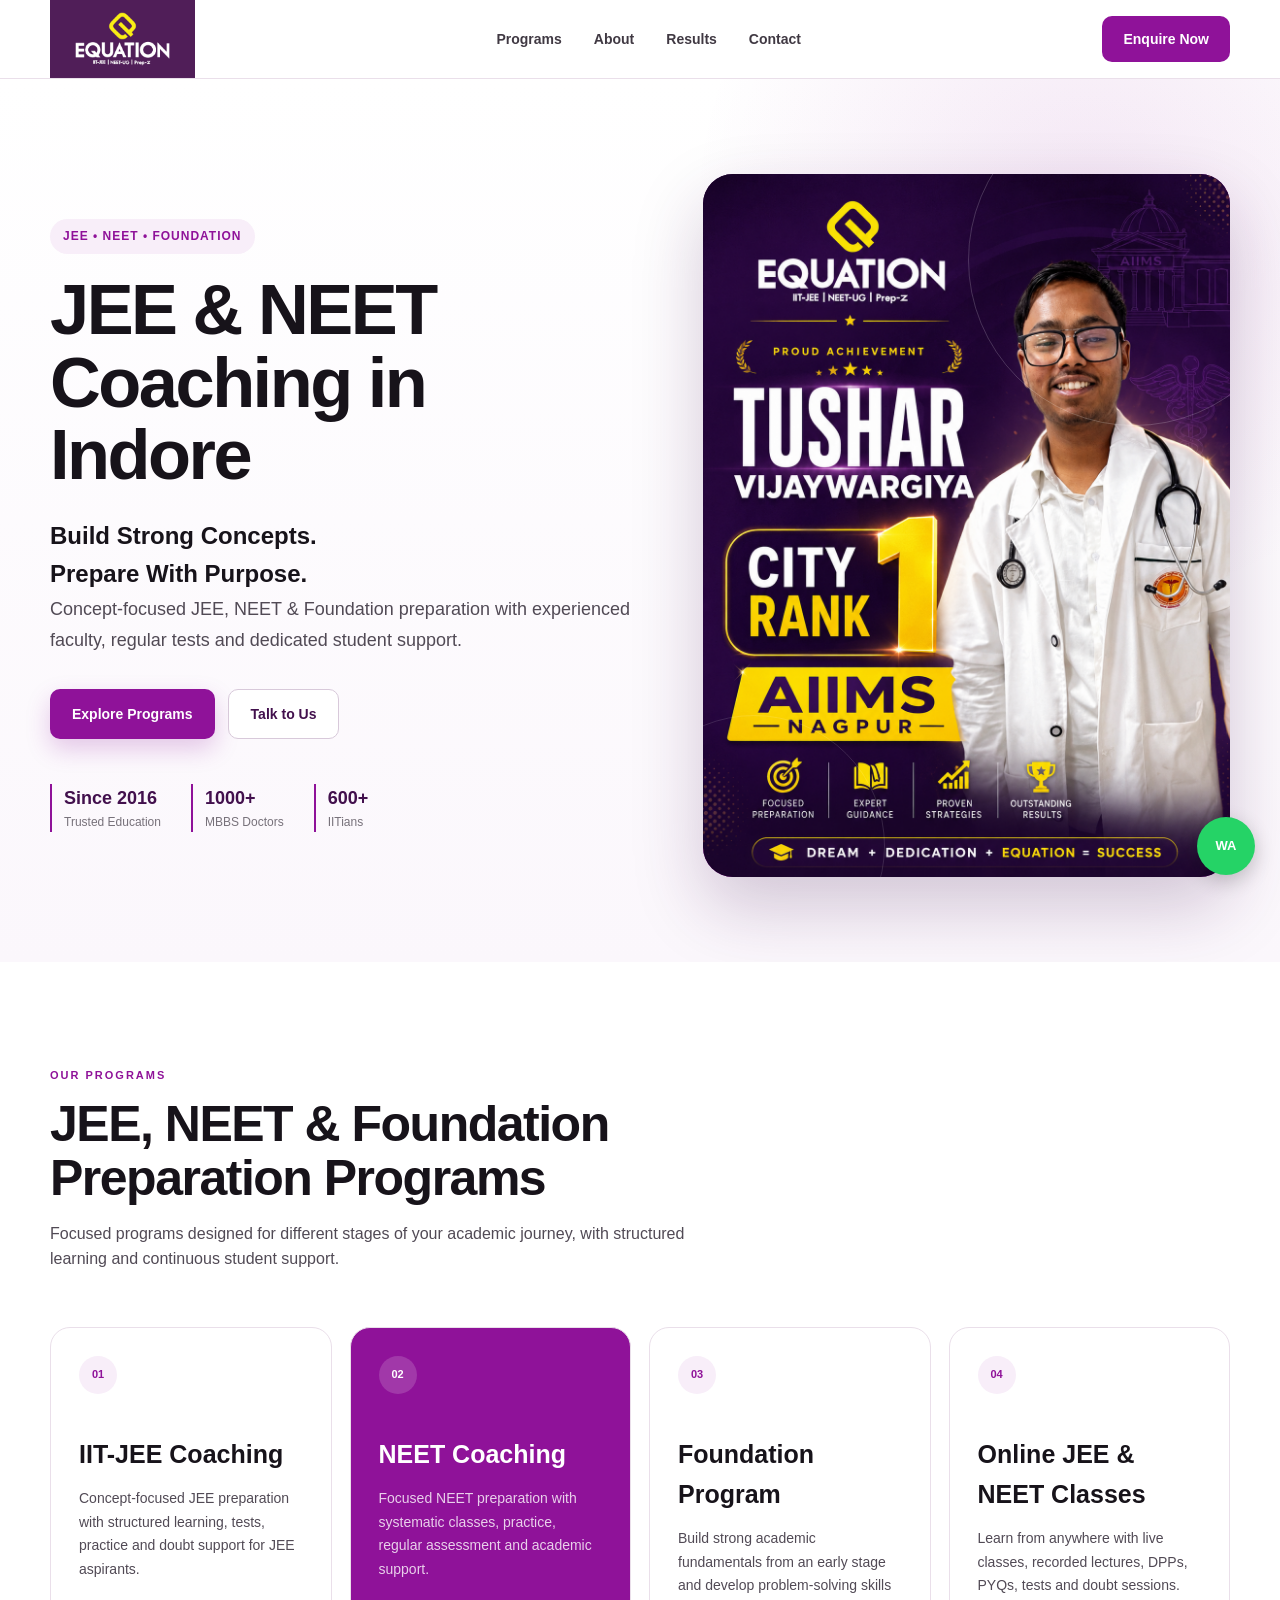
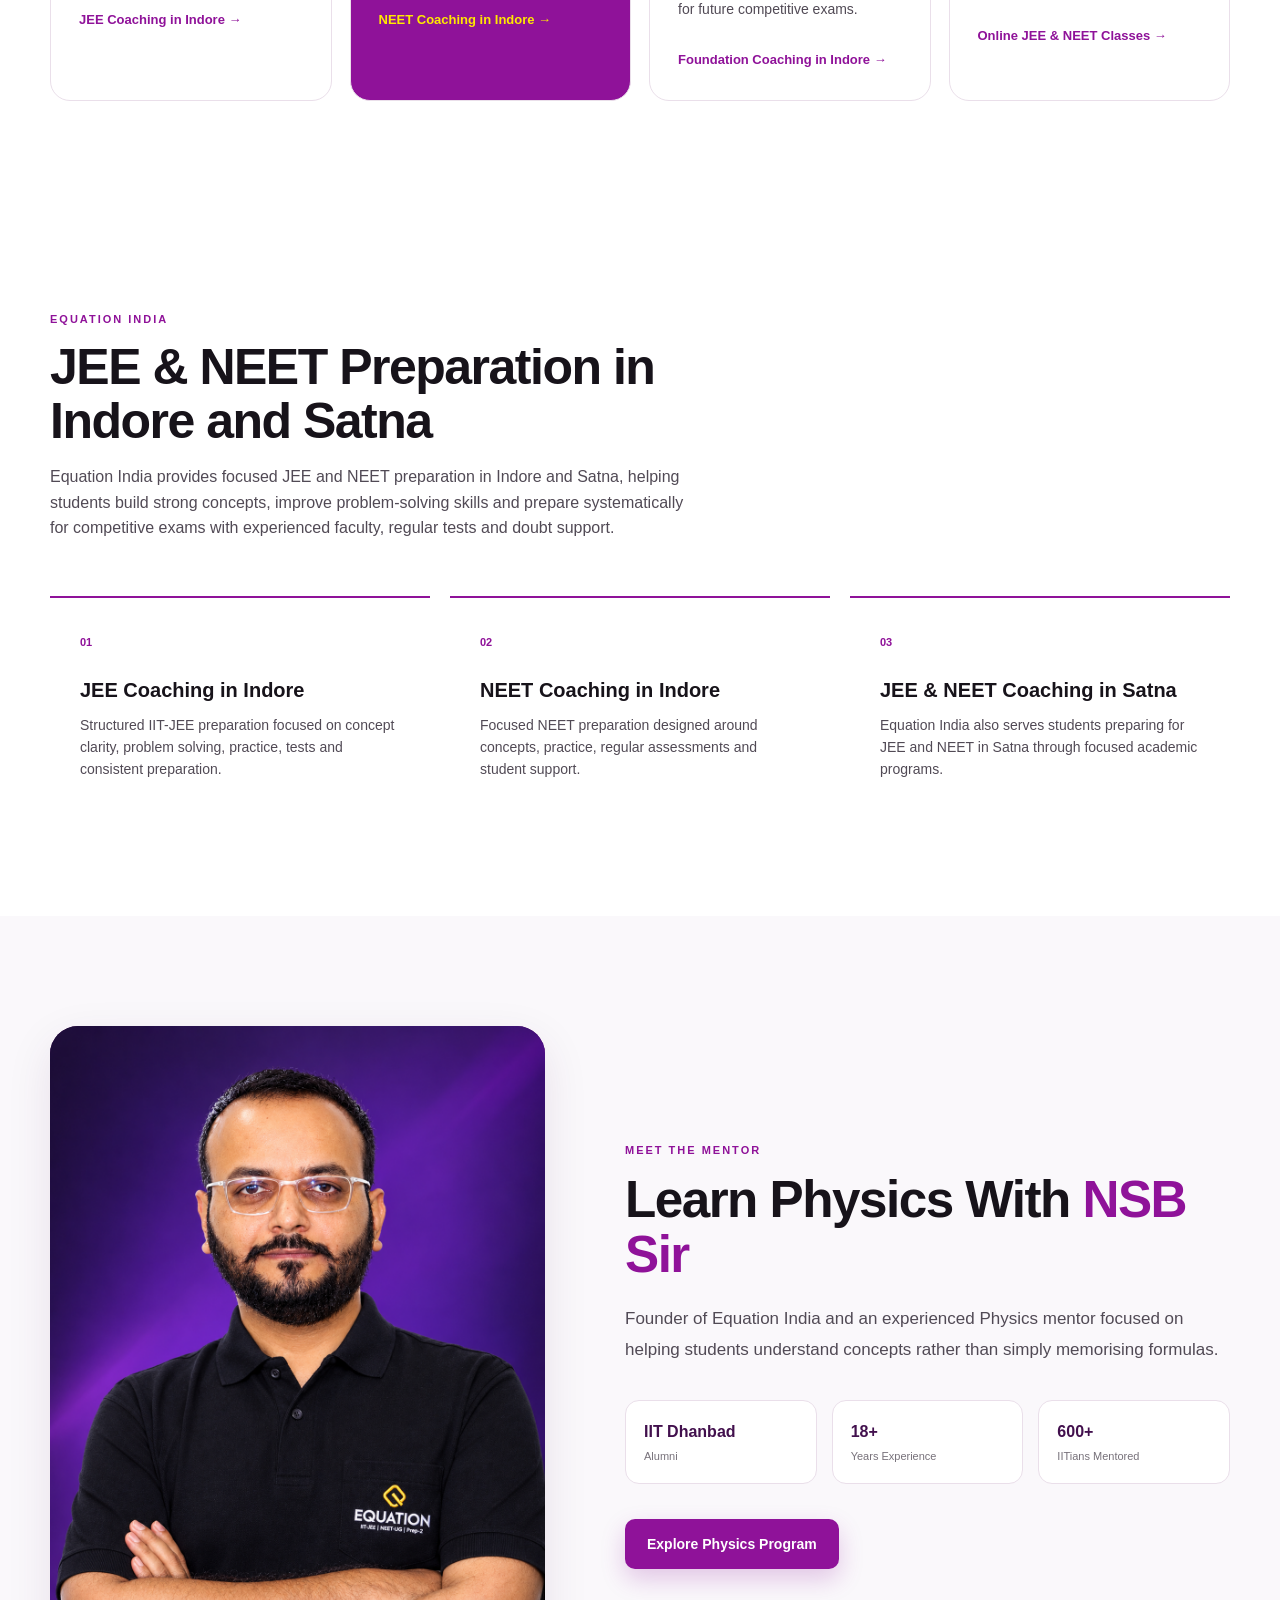
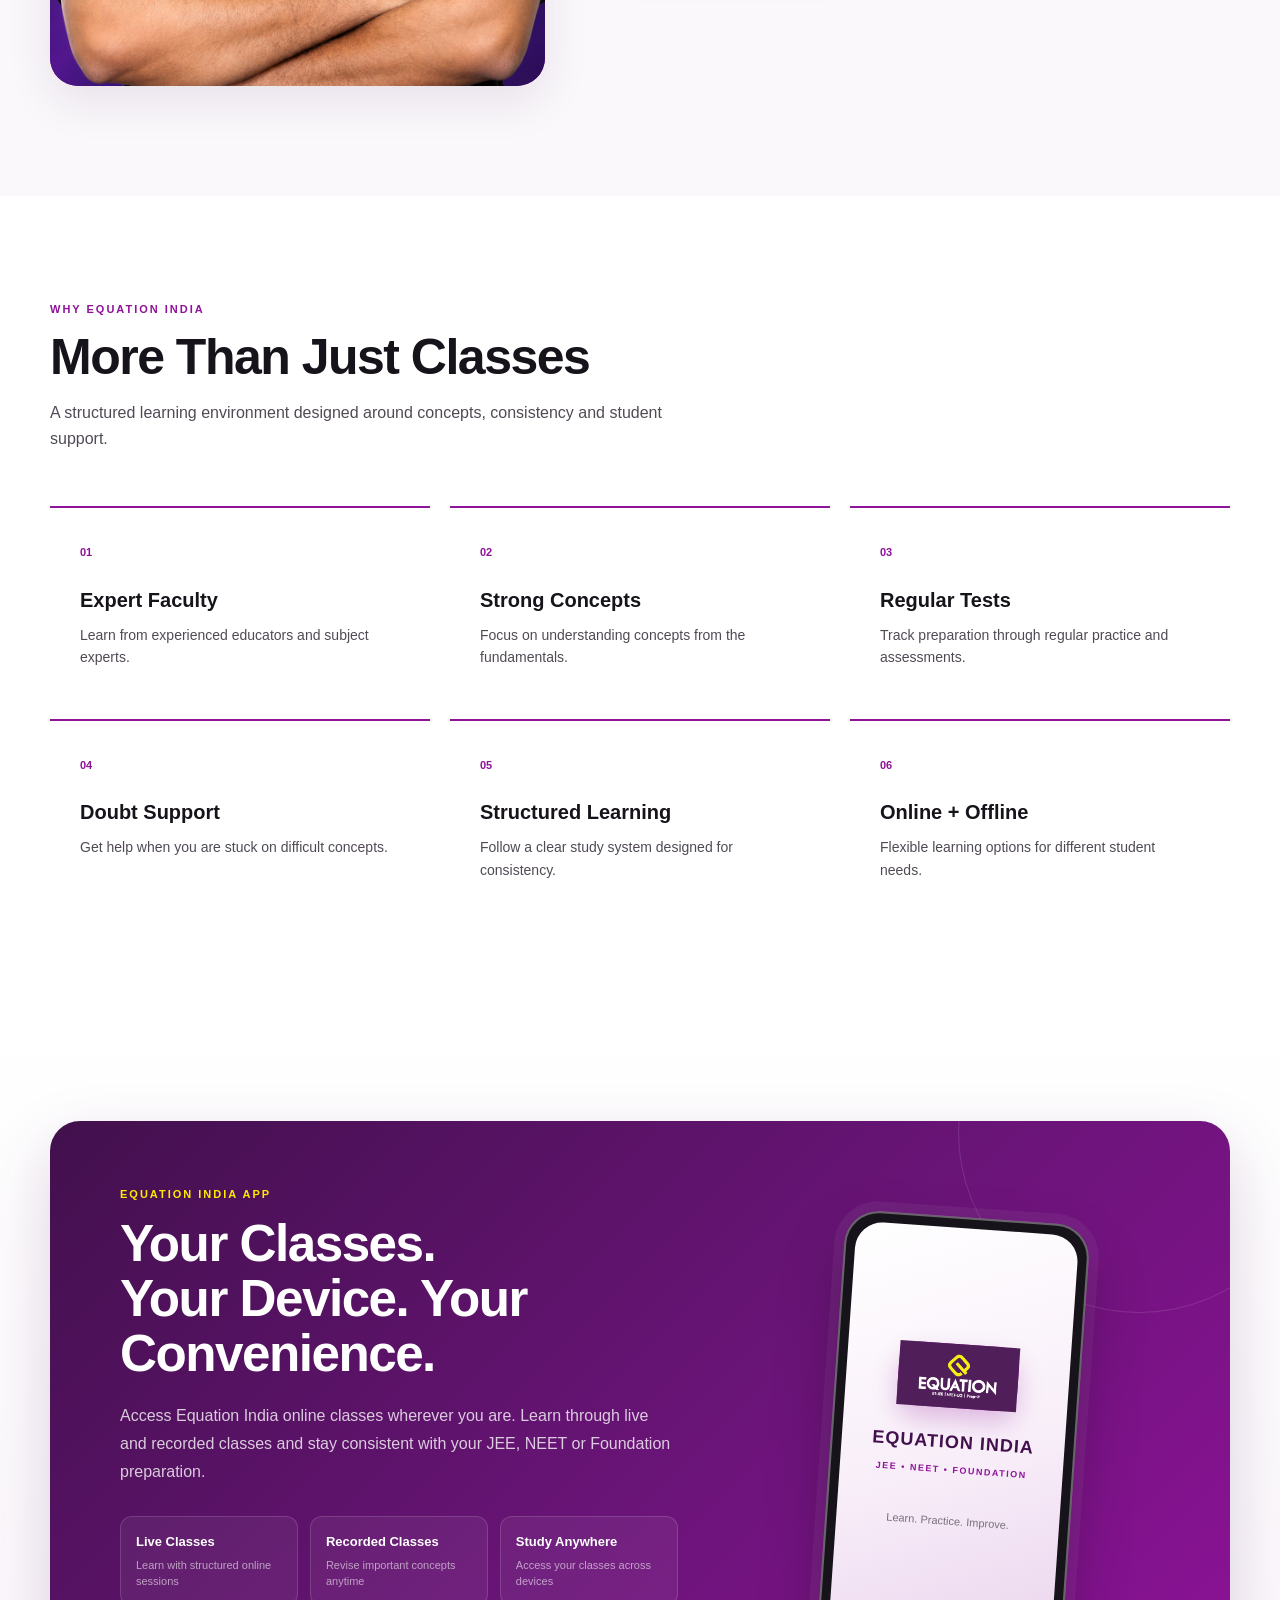
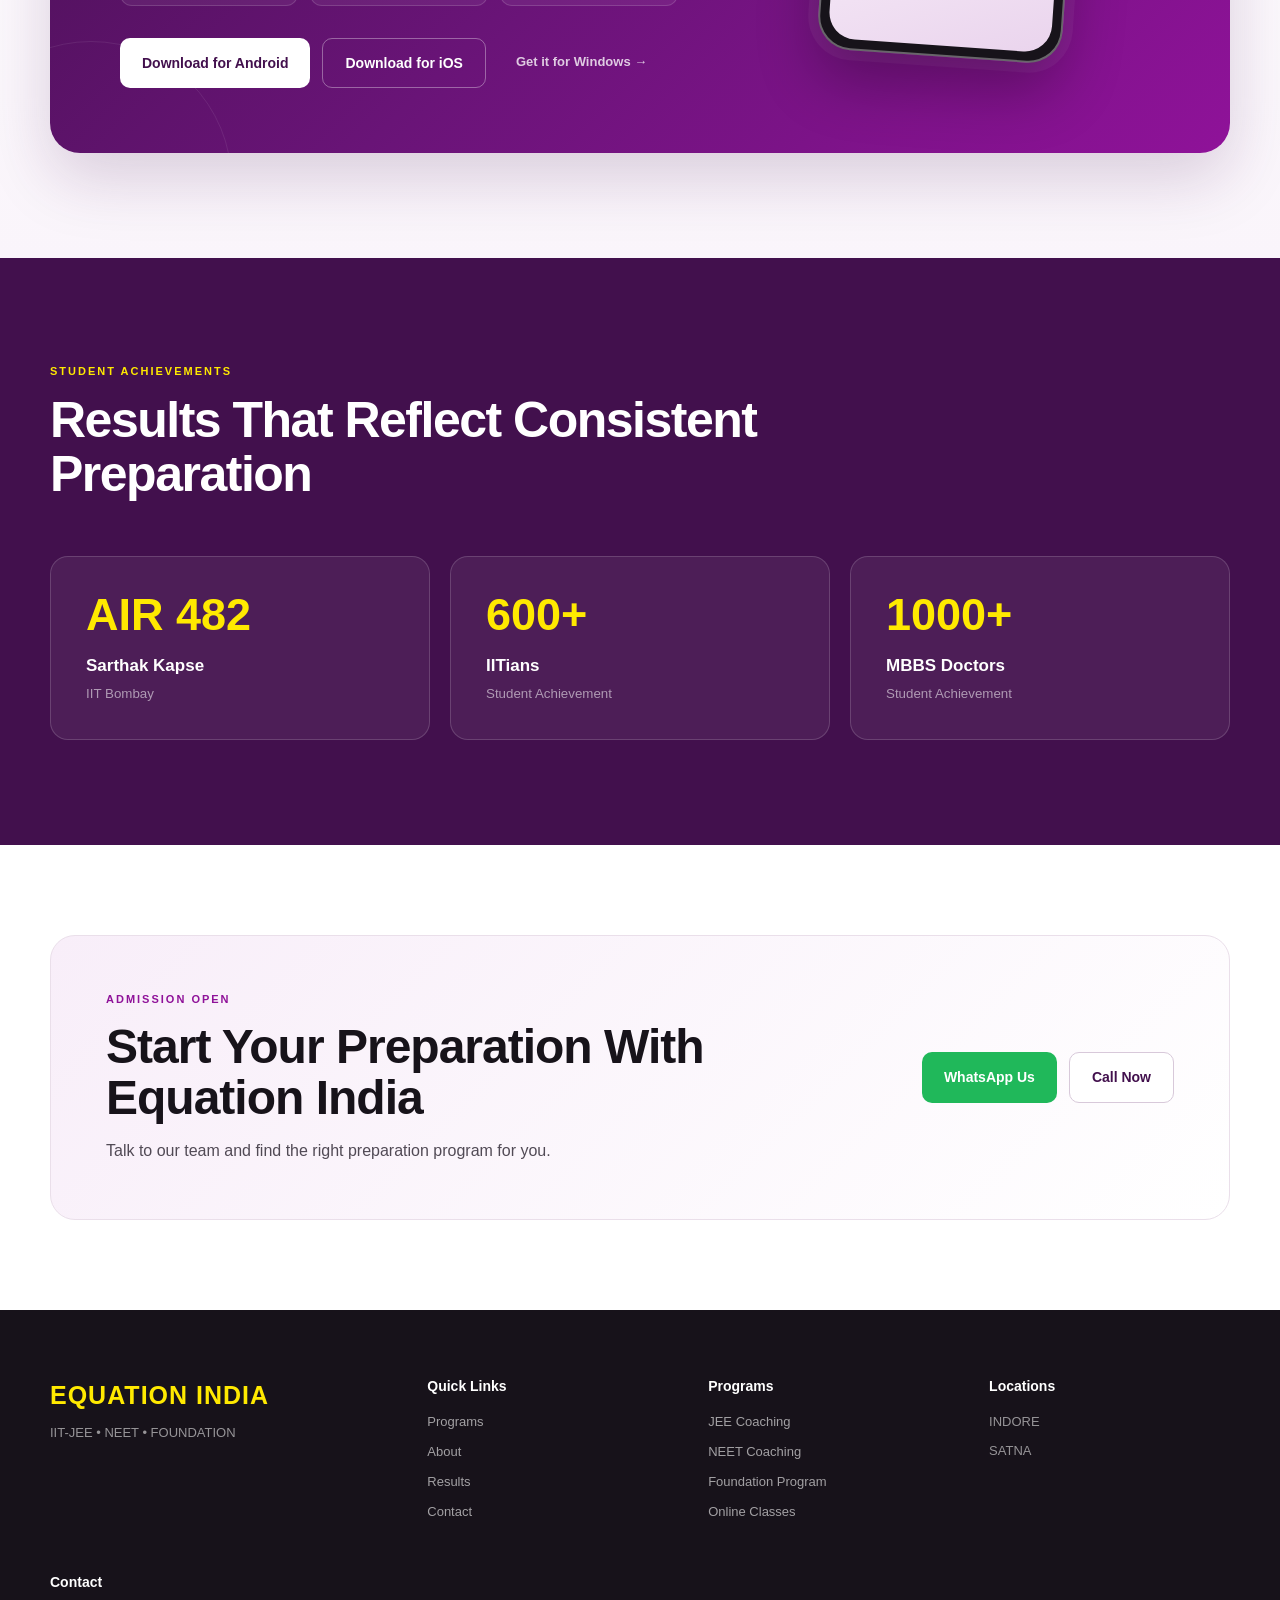
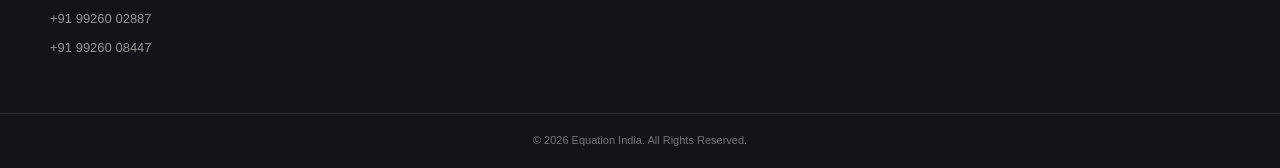
<file: index.html>
<!DOCTYPE html>
<html lang="en">
<head>

    <meta charset="UTF-8">

    <meta name="viewport" content="width=device-width, initial-scale=1.0">

    <title>JEE & NEET Coaching in Indore | Equation India</title>

    <meta name="description"
        content="Equation India offers JEE, NEET and Foundation coaching in Indore with concept-focused learning, experienced faculty, regular tests and student support.">

    <meta name="robots" content="index, follow">

    <link rel="canonical"
        href="https://equation-india-website.netlify.app/">

    <!-- Open Graph -->
    <meta property="og:title"
        content="JEE & NEET Coaching in Indore | Equation India">

    <meta property="og:description"
        content="JEE, NEET and Foundation coaching in Indore with concept-focused learning, experienced faculty and structured student support.">

    <meta property="og:url"
        content="https://equation-india-website.netlify.app/">

    <meta property="og:type"
        content="website">

    <meta property="og:site_name"
        content="Equation India">

    <meta property="og:image"
        content="https://equation-india-website.netlify.app/images/equation-logo.png">

    <!-- Twitter -->
    <meta name="twitter:card" content="summary">

    <meta name="twitter:title"
        content="JEE & NEET Coaching in Indore | Equation India">

    <meta name="twitter:description"
        content="JEE, NEET and Foundation coaching in Indore with concept-focused learning, experienced faculty and structured student support.">

    <meta name="twitter:image"
        content="https://equation-india-website.netlify.app/images/equation-logo.png">

    <!-- Structured Data -->
    <script type="application/ld+json">
{
  "@context": "https://schema.org",
  "@type": "EducationalOrganization",
  "@id": "https://equation-india-website.netlify.app/#organization",
  "name": "Equation India",
  "url": "https://equation-india-website.netlify.app/",
  "logo": "https://equation-india-website.netlify.app/images/equation-logo.png",
  "description": "Equation India provides JEE, NEET and Foundation coaching in Indore and Satna with concept-focused learning, experienced faculty, regular tests and student support.",
  "foundingDate": "2016",
  "telephone": [
    "+91-9926002887",
    "+91-9926008447"
  ],
  "areaServed": [
    {
      "@type": "City",
      "name": "Indore"
    },
    {
      "@type": "City",
      "name": "Satna"
    }
  ],
  "location": [
    {
      "@type": "Place",
      "name": "Equation India - Indore",
      "address": {
        "@type": "PostalAddress",
        "streetAddress": "Campus 01, U.V. House, near Jaal Sabhagrah, South Tukoganj",
        "addressLocality": "Indore",
        "addressRegion": "Madhya Pradesh",
        "postalCode": "452001",
        "addressCountry": "IN"
      }
    },
    {
      "@type": "Place",
      "name": "Equation India - Satna",
      "address": {
        "@type": "PostalAddress",
        "streetAddress": "MIG-15, near Deen Dayal Park / BJP office, Bharhut Nagar",
        "addressLocality": "Satna",
        "addressRegion": "Madhya Pradesh",
        "postalCode": "485001",
        "addressCountry": "IN"
      }
    }
  ]
}
</script>

    <link rel="stylesheet" href="css/style.css">

</head>


<body>

    <!-- ================= HEADER ================= -->

    <header class="header">

        <div class="container nav">

            <a href="index.html" class="logo" aria-label="Equation India Home">

                <img src="images/equation-logo.png"
                     alt="Equation India"
                     width="145">

            </a>


            <nav class="desktop-nav" aria-label="Main Navigation">

                <a href="#programs">Programs</a>

                <a href="#about">About</a>

                <a href="#results">Results</a>

                <a href="#contact">Contact</a>

            </nav>


            <a href="https://wa.me/919926008447?text=Hello%20Equation%20India%2C%20I%20want%20to%20know%20more%20about%20your%20courses."
               class="nav-button"
               target="_blank"
               rel="noopener noreferrer">

                Enquire Now

            </a>

        </div>

    </header>


    <!-- ================= HERO ================= -->

    <section class="hero">

        <div class="container hero-grid">

            <div class="hero-content">

                <div class="eyebrow">
                    JEE • NEET • FOUNDATION
                </div>

                <h1>
                    JEE & NEET Coaching in Indore
                </h1>

                <h2 class="hero-tagline">
                    Build Strong Concepts.<br>
                    Prepare With Purpose.
                </h2>

                <p>
                    Concept-focused JEE, NEET & Foundation preparation
                    with experienced faculty, regular tests and
                    dedicated student support.
                </p>

                <div class="hero-buttons">

                    <a href="#programs" class="btn btn-primary">
                        Explore Programs
                    </a>

                    <a href="#contact" class="btn btn-secondary">
                        Talk to Us
                    </a>

                </div>

                <div class="hero-trust">

                    <div>
                        <strong>Since 2016</strong>
                        <span>Trusted Education</span>
                    </div>

                    <div>
                        <strong>1000+</strong>
                        <span>MBBS Doctors</span>
                    </div>

                    <div>
                        <strong>600+</strong>
                        <span>IITians</span>
                    </div>

                </div>

            </div>


            <div class="hero-visual">

                <div class="visual-card">

                    <div class="hero-image">

               <img src="images/result-1.png"
     alt="Equation India student results and achievements"
     loading="eager">

                    </div>

                </div>

            </div>

        </div>

    </section>


    <!-- ================= PROGRAMS ================= -->

    <section class="section" id="programs">

        <div class="container">

            <div class="section-heading">

                <span class="section-label">
                    OUR PROGRAMS
                </span>

                <h2>
                    JEE, NEET & Foundation Preparation Programs
                </h2>

                <p>
                    Focused programs designed for different stages
                    of your academic journey, with structured
                    learning and continuous student support.
                </p>

            </div>


            <div class="program-grid">


                <article class="program-card">

                    <span class="program-number">01</span>

                    <h3>
                        IIT-JEE Coaching
                    </h3>

                    <p>
                        Concept-focused JEE preparation with
                        structured learning, tests, practice
                        and doubt support for JEE aspirants.
                    </p>

                    <a href="jee.html">
                        JEE Coaching in Indore →
                    </a>

                </article>


                <article class="program-card featured">

                    <span class="program-number">02</span>

                    <h3>
                        NEET Coaching
                    </h3>

                    <p>
                        Focused NEET preparation with systematic
                        classes, practice, regular assessment
                        and academic support.
                    </p>

                    <a href="neet.html">
                       NEET Coaching in Indore →
                    </a>

                </article>


                <article class="program-card">

                    <span class="program-number">03</span>

                    <h3>
                        Foundation Program
                    </h3>

                    <p>
                        Build strong academic fundamentals from
                        an early stage and develop problem-solving
                        skills for future competitive exams.
                    </p>

                    <a href="foundation.html">
                        Foundation Coaching in Indore →
                    </a>

                </article>


                <article class="program-card">

                    <span class="program-number">04</span>

                    <h3>
                        Online JEE & NEET Classes
                    </h3>

                    <p>
                        Learn from anywhere with live classes,
                        recorded lectures, DPPs, PYQs, tests
                        and doubt sessions.
                    </p>

                    <a href="online.html">
                        Online JEE & NEET Classes →
                    </a>

                </article>

            </div>

        </div>

    </section>


    <!-- ================= LOCAL SEO / ABOUT ================= -->

    <section class="section">

        <div class="container">

            <div class="section-heading">

                <span class="section-label">
                    EQUATION INDIA
                </span>

                <h2>
                    JEE & NEET Preparation in Indore and Satna
                </h2>

              <p>
  Equation India provides focused JEE and NEET preparation in Indore and Satna,
  helping students build strong concepts, improve problem-solving skills and
  prepare systematically for competitive exams with experienced faculty,
  regular tests and doubt support.
</p>

            </div>


            <div class="features-grid">

                <div class="feature">

                    <span>01</span>

                    <h3>
                        JEE Coaching in Indore
                    </h3>

                    <p>
                        Structured IIT-JEE preparation focused on
                        concept clarity, problem solving, practice,
                        tests and consistent preparation.
                    </p>

                </div>


                <div class="feature">

                    <span>02</span>

                    <h3>
                        NEET Coaching in Indore
                    </h3>

                    <p>
                        Focused NEET preparation designed around
                        concepts, practice, regular assessments
                        and student support.
                    </p>

                </div>


                <div class="feature">

                    <span>03</span>

                    <h3>
                        JEE & NEET Coaching in Satna
                    </h3>

                    <p>
                        Equation India also serves students
                        preparing for JEE and NEET in Satna
                        through focused academic programs.
                    </p>

                </div>

            </div>

        </div>

    </section>


    <!-- ================= NSB SIR ================= -->

    <section class="nsb-section" id="about">

        <div class="container nsb-grid">

            <div class="nsb-image">

                <div class="nsb-placeholder">

                    <img src="images/nsb-sir.png"
                         alt="NSB Sir, Physics mentor at Equation India"
                         loading="lazy">

                </div>

            </div>


            <div class="nsb-content">

                <span class="section-label">
                    MEET THE MENTOR
                </span>


                <h2>
                    Learn Physics With
                    <span>NSB Sir</span>
                </h2>


                <p class="nsb-intro">

                    Founder of Equation India and an experienced
                    Physics mentor focused on helping students
                    understand concepts rather than simply
                    memorising formulas.

                </p>


                <div class="nsb-stats">

                    <div>

                        <strong>IIT Dhanbad</strong>

                        <span>Alumni</span>

                    </div>


                    <div>

                        <strong>18+</strong>

                        <span>Years Experience</span>

                    </div>


                    <div>

                        <strong>600+</strong>

                        <span>IITians Mentored</span>

                    </div>

                </div>


                <a href="#contact" class="btn btn-primary">
                    Explore Physics Program
                </a>

            </div>

        </div>

    </section>


    <!-- ================= WHY EQUATION ================= -->

    <section class="section">

        <div class="container">

            <div class="section-heading">

                <span class="section-label">
                    WHY EQUATION INDIA
                </span>


                <h2>
                    More Than Just Classes
                </h2>


                <p>
                    A structured learning environment designed
                    around concepts, consistency and student support.
                </p>

            </div>


            <div class="features-grid">


                <div class="feature">

                    <span>01</span>

                    <h3>
                        Expert Faculty
                    </h3>

                    <p>
                        Learn from experienced educators
                        and subject experts.
                    </p>

                </div>


                <div class="feature">

                    <span>02</span>

                    <h3>
                        Strong Concepts
                    </h3>

                    <p>
                        Focus on understanding concepts
                        from the fundamentals.
                    </p>

                </div>


                <div class="feature">

                    <span>03</span>

                    <h3>
                        Regular Tests
                    </h3>

                    <p>
                        Track preparation through regular
                        practice and assessments.
                    </p>

                </div>


                <div class="feature">

                    <span>04</span>

                    <h3>
                        Doubt Support
                    </h3>

                    <p>
                        Get help when you are stuck
                        on difficult concepts.
                    </p>

                </div>


                <div class="feature">

                    <span>05</span>

                    <h3>
                        Structured Learning
                    </h3>

                    <p>
                        Follow a clear study system
                        designed for consistency.
                    </p>

                </div>


                <div class="feature">

                    <span>06</span>

                    <h3>
                        Online + Offline
                    </h3>

                    <p>
                        Flexible learning options
                        for different student needs.
                    </p>

                </div>

            </div>

        </div>

    </section>


    <!-- ================= APP DOWNLOAD ================= -->

    <section class="section app-download-section" id="app">

        <div class="container">

            <div class="app-download-box">

                <div class="app-content">

                    <span class="section-label">
                        EQUATION INDIA APP
                    </span>

                    <h2>
                        Your Classes.<br>
                        Your Device. Your Convenience.
                    </h2>

                    <p>
                        Access Equation India online classes
                        wherever you are. Learn through live and
                        recorded classes and stay consistent with
                        your JEE, NEET or Foundation preparation.
                    </p>


                    <div class="app-features">

                        <div>
                            <strong>Live Classes</strong>
                            <span>Learn with structured online sessions</span>
                        </div>

                        <div>
                            <strong>Recorded Classes</strong>
                            <span>Revise important concepts anytime</span>
                        </div>

                        <div>
                            <strong>Study Anywhere</strong>
                            <span>Access your classes across devices</span>
                        </div>

                    </div>


                    <div class="app-buttons">

                        <a href="https://play.google.com/store/apps/details?id=com.classiolabs.equation&pcampaignid=web_share"
                           class="btn btn-primary"
                           target="_blank"
                           rel="noopener noreferrer">

                            Download for Android

                        </a>


                        <a href="https://apps.apple.com/in/app/equation-india/id6774306838"
                           class="btn btn-secondary"
                           target="_blank"
                           rel="noopener noreferrer">

                            Download for iOS

                        </a>


                        <a href="https://apps.microsoft.com/detail/9N36CD055352?hl=en-us&gl=US&ocid=pdpshare"
                           class="app-windows-link"
                           target="_blank"
                           rel="noopener noreferrer">

                            Get it for Windows →

                        </a>

                    </div>

                </div>


                <div class="app-visual">

                    <div class="app-device-card">

                        <div class="app-device-screen">

                          <div class="app-logo-mark">
    <img src="images/equation-logo.png" alt="Equation India JEE NEET coaching logo">
</div>

                            <strong>
                                EQUATION INDIA
                            </strong>

                            <span>
                                JEE • NEET • FOUNDATION
                            </span>

                            <small>
                                Learn. Practice. Improve.
                            </small>

                        </div>

                    </div>

                </div>

            </div>

        </div>

    </section>


    <!-- ================= RESULTS ================= -->

    <section class="results-section" id="results">

        <div class="container">

            <div class="section-heading light">

                <span class="section-label">
                    STUDENT ACHIEVEMENTS
                </span>


                <h2>
                    Results That Reflect
                    Consistent Preparation
                </h2>

            </div>


            <div class="results-grid">


                <div class="result-card">

                    <strong>AIR 482</strong>

                    <span>Sarthak Kapse</span>

                    <small>
                        IIT Bombay
                    </small>

                </div>


                <div class="result-card">

                    <strong>600+</strong>

                    <span>IITians</span>

                    <small>
                        Student Achievement
                    </small>

                </div>


                <div class="result-card">

                    <strong>1000+</strong>

                    <span>MBBS Doctors</span>

                    <small>
                        Student Achievement
                    </small>

                </div>

            </div>

        </div>

    </section>


    <!-- ================= CTA ================= -->

    <section class="cta-section" id="contact">

        <div class="container cta-box">

            <div>

                <span class="section-label">
                    ADMISSION OPEN
                </span>


                <h2>
                    Start Your Preparation
                    With Equation India
                </h2>


                <p>
                    Talk to our team and find the right
                    preparation program for you.
                </p>

            </div>


            <div class="cta-buttons">

                <a href="https://wa.me/919926008447?text=Hello%20Equation%20India%2C%20I%20want%20to%20know%20more%20about%20your%20courses."
                   class="btn btn-whatsapp"
                   target="_blank"
                   rel="noopener noreferrer">

                    WhatsApp Us

                </a>


                <a href="tel:+919926002887"
                   class="btn btn-secondary">

                    Call Now

                </a>

            </div>

        </div>

    </section>


    <!-- ================= FOOTER ================= -->

    <footer>

        <div class="container footer-grid">


            <div>

                <div class="footer-logo">
                    EQUATION INDIA
                </div>


                <p>
                    IIT-JEE • NEET • FOUNDATION
                </p>

            </div>


            <div>

                <h4>
                    Quick Links
                </h4>


                <a href="#programs">
                    Programs
                </a>


                <a href="#about">
                    About
                </a>


                <a href="#results">
                    Results
                </a>


                <a href="#contact">
                    Contact
                </a>

            </div>


            <div>

                <h4>
                    Programs
                </h4>


                <a href="jee.html">
                    JEE Coaching
                </a>


                <a href="neet.html">
                    NEET Coaching
                </a>


                <a href="foundation.html">
                    Foundation Program
                </a>


                <a href="online.html">
                    Online Classes
                </a>

            </div>


            <div>

                <h4>
                    Locations
                </h4>


                <p>
                    INDORE
                </p>


                <p>
                    SATNA
                </p>

            </div>


            <div>

                <h4>
                    Contact
                </h4>


                <p>
                    +91 99260 02887
                </p>


                <p>
                    +91 99260 08447
                </p>

            </div>

        </div>


        <div class="footer-bottom">

            <p>
                © 2026 Equation India. All Rights Reserved.
            </p>

        </div>

    </footer>


    <!-- ================= WHATSAPP ================= -->

    <a href="https://wa.me/919926008447?text=Hello%20Equation%20India%2C%20I%20want%20to%20know%20more%20about%20your%20courses."
       class="whatsapp-float"
       target="_blank"
       rel="noopener noreferrer"
       aria-label="Chat with Equation India on WhatsApp">

        WA

    </a>


    <script src="js/script.js"></script>

</body>

</html>
</file>
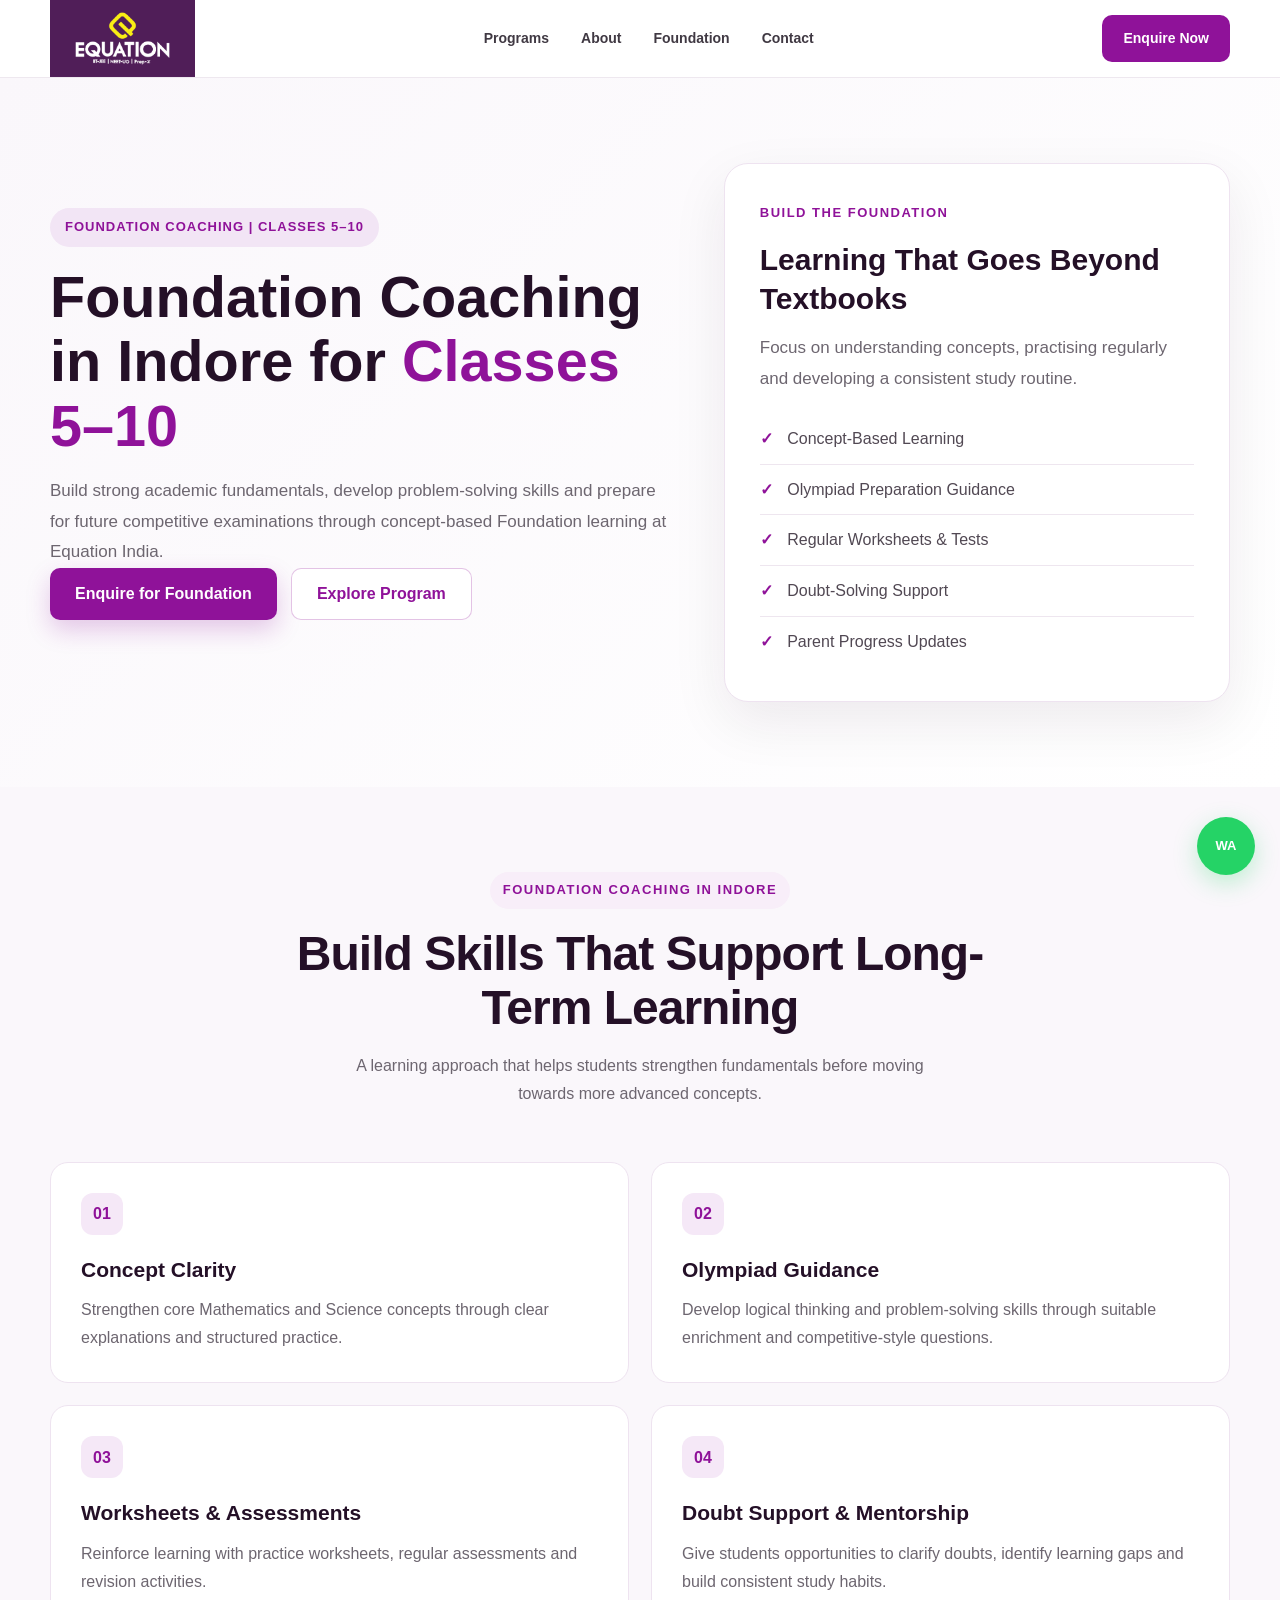
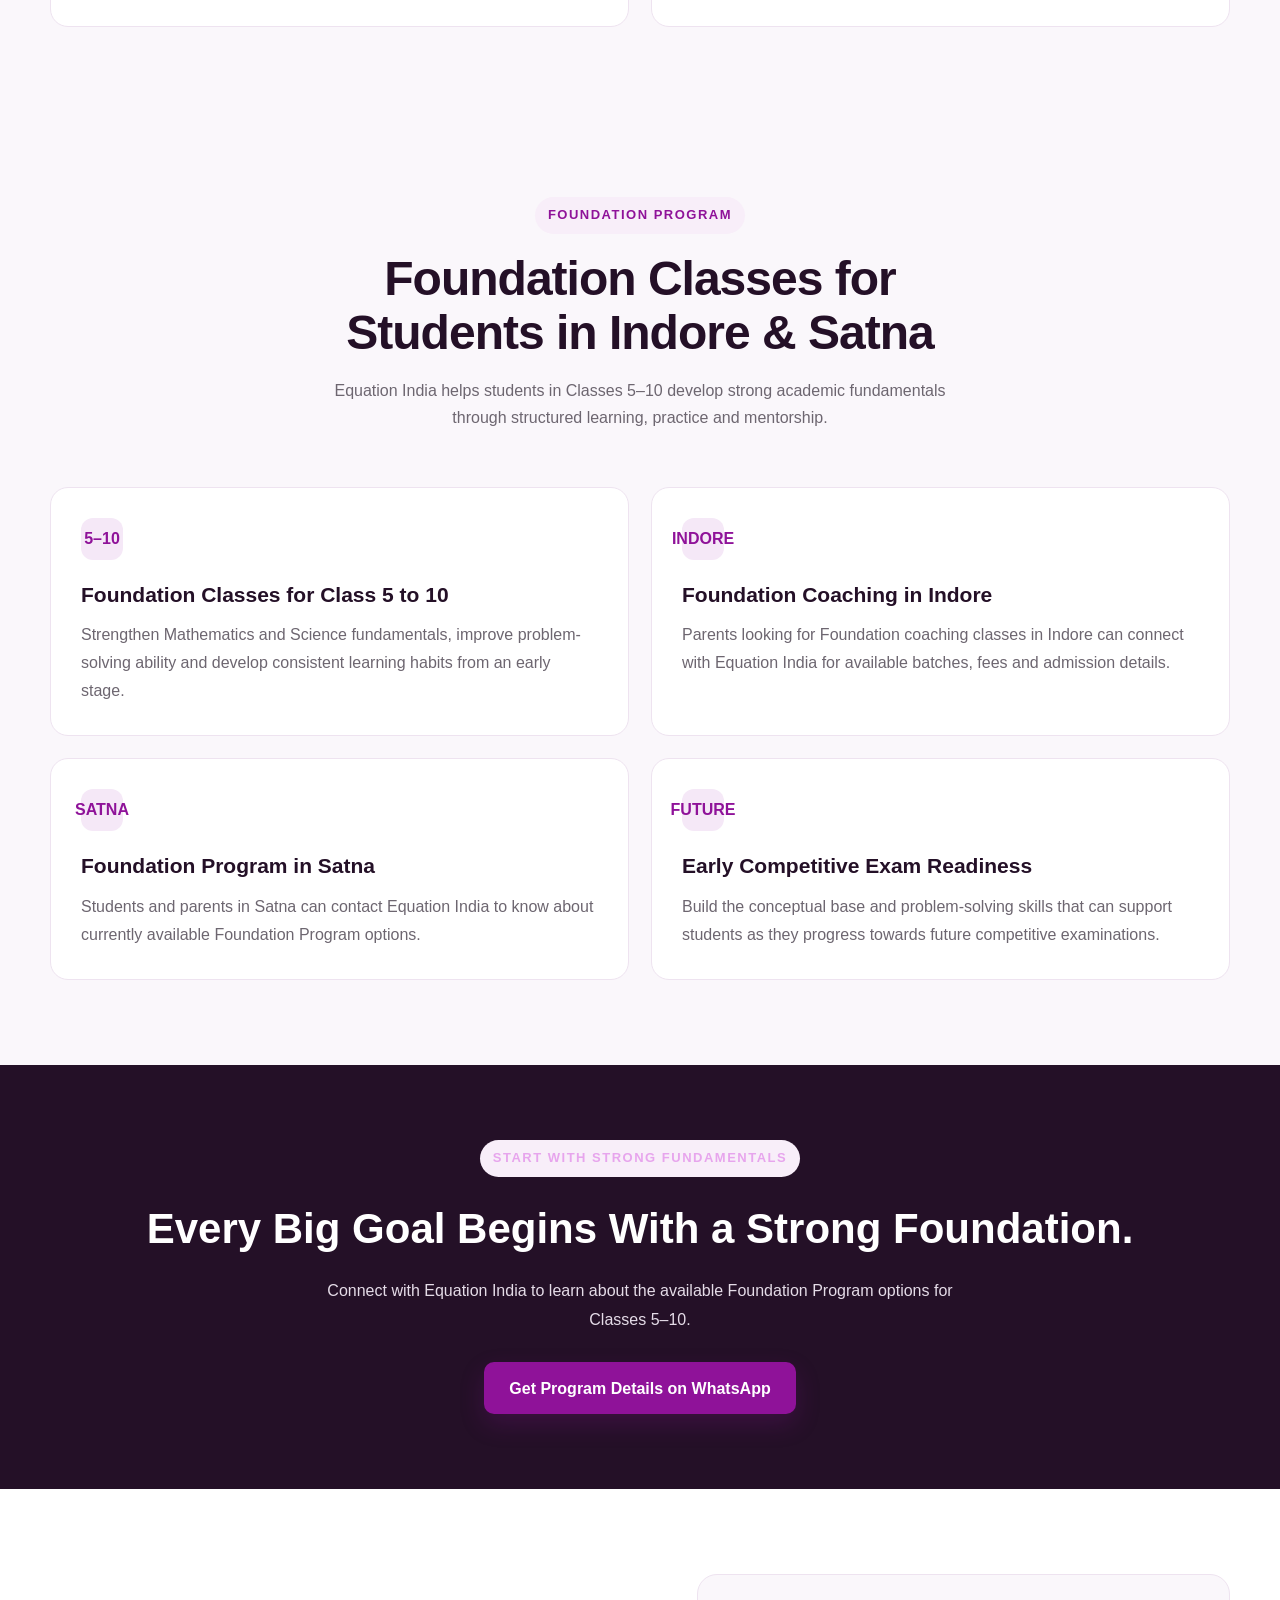
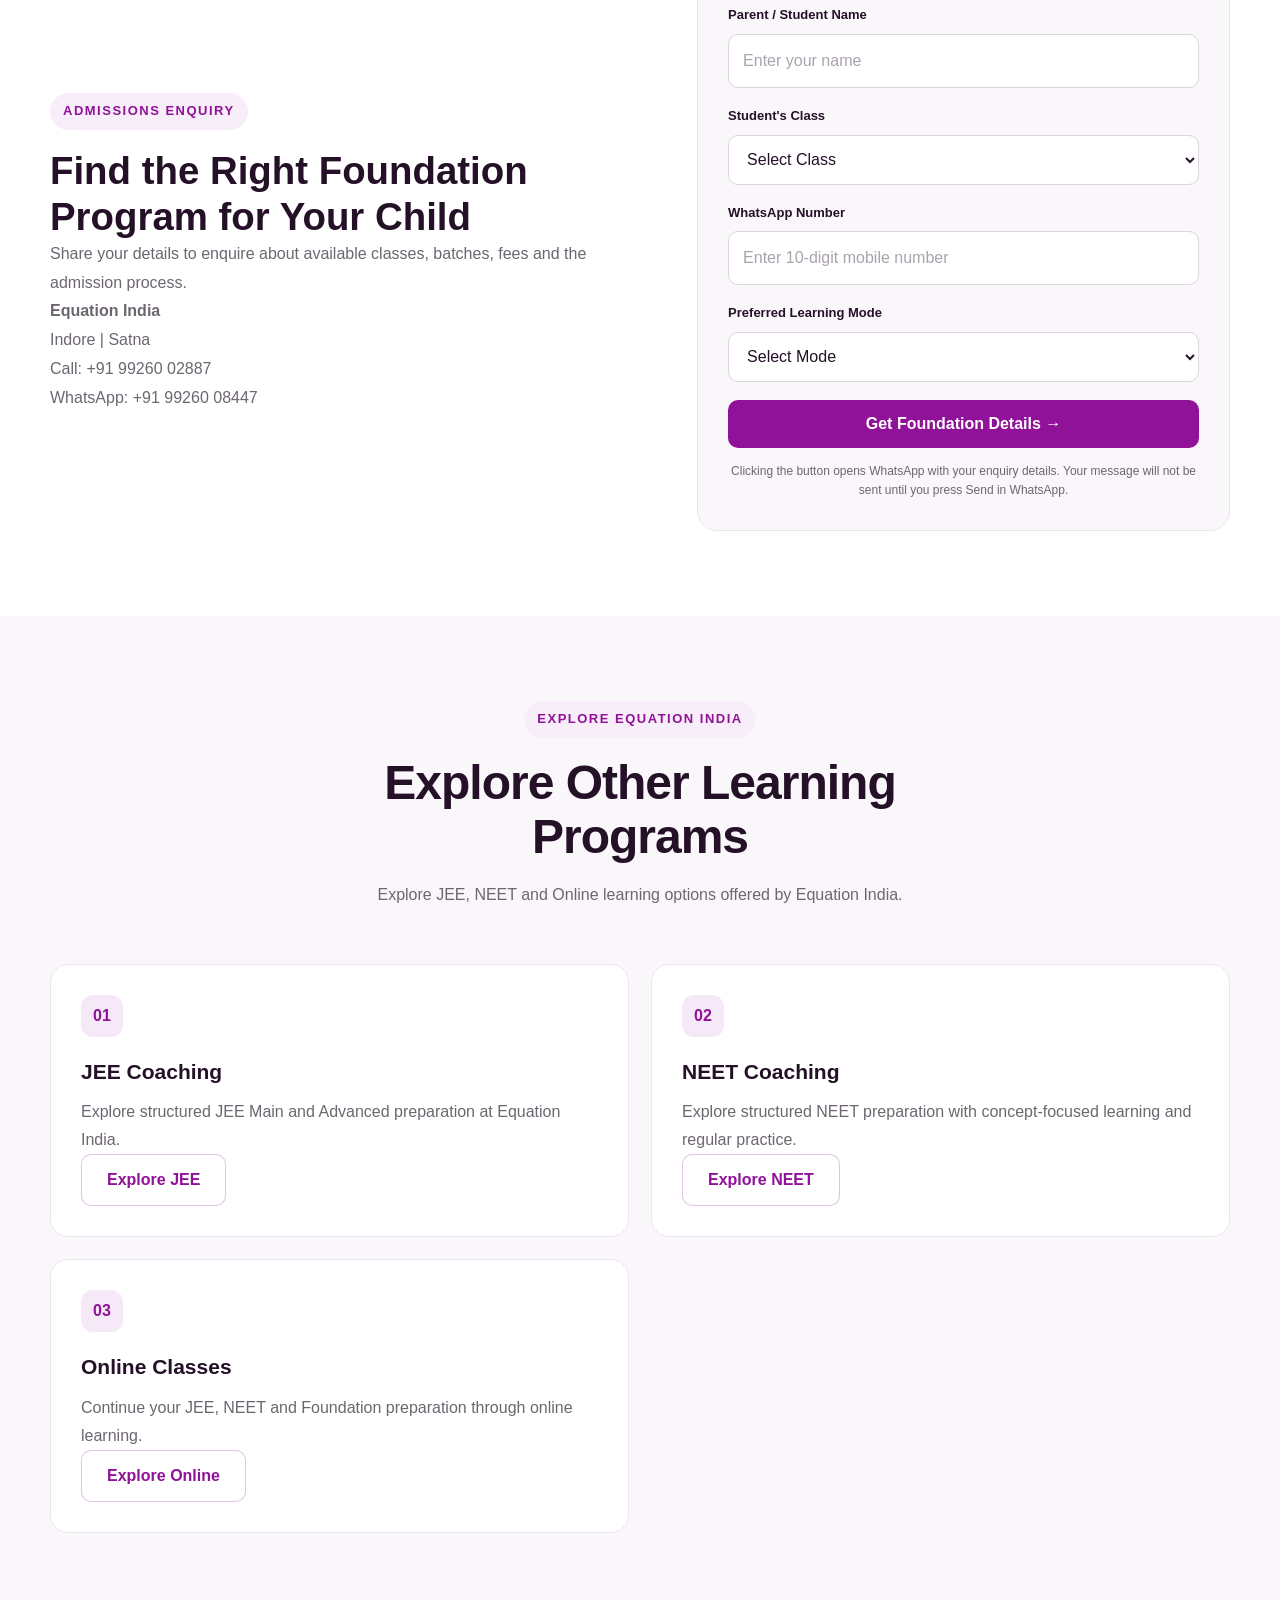
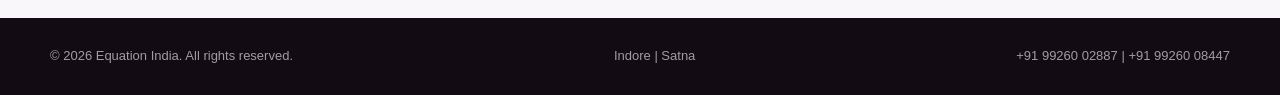
<file: foundation.html>
<!DOCTYPE html>
<html lang="en">

<head>

    <meta charset="UTF-8">

    <meta name="viewport" content="width=device-width, initial-scale=1.0">

    <title>Foundation Coaching in Indore | Classes 5–10 | Equation India</title>

    <meta name="description"
          content="Foundation coaching for Classes 5–10 at Equation India. Build strong Maths and Science fundamentals, problem-solving skills and competitive exam readiness in Indore.">

    <meta name="robots"
          content="index, follow">

    <link rel="canonical"
          href="https://equation-india-website.netlify.app/foundation.html">


    <!-- Open Graph -->

    <meta property="og:type"
          content="website">

    <meta property="og:title"
          content="Foundation Coaching in Indore | Classes 5–10 | Equation India">

    <meta property="og:description"
          content="Build strong academic fundamentals with Equation India's Foundation Program for Classes 5–10. Concept-based learning, practice and competitive exam readiness.">

    <meta property="og:url"
          content="https://equation-india-website.netlify.app/foundation.html">

    <meta property="og:site_name"
          content="Equation India">

    <meta property="og:image"
          content="https://equation-india-website.netlify.app/images/equation-logo.png">


    <!-- Twitter -->

    <meta name="twitter:card"
          content="summary_large_image">

    <meta name="twitter:title"
          content="Foundation Coaching in Indore | Classes 5–10 | Equation India">

    <meta name="twitter:description"
          content="Concept-based Foundation coaching for Classes 5–10 at Equation India.">

    <meta name="twitter:image"
          content="https://equation-india-website.netlify.app/images/equation-logo.png">


    <link rel="stylesheet" href="../css/style.css">
    <link rel="stylesheet" href="../css/landing.css">


    <!-- Structured Data -->

    <script type="application/ld+json">
    {
        "@context": "https://schema.org",
        "@type": "WebPage",
        "name": "Foundation Coaching in Indore | Equation India",
        "url": "https://equation-india-website.netlify.app/foundation.html",
        "description": "Foundation coaching for Classes 5–10 with concept-based learning, problem-solving practice and competitive exam readiness.",
        "isPartOf": {
            "@type": "WebSite",
            "name": "Equation India",
            "url": "https://equation-india-website.netlify.app/"
        },
        "publisher": {
            "@type": "EducationalOrganization",
            "name": "Equation India",
            "url": "https://equation-india-website.netlify.app/",
            "telephone": [
                "+91-9926002887",
                "+91-9926008447"
            ],
            "areaServed": [
                {
                    "@type": "City",
                    "name": "Indore"
                },
                {
                    "@type": "City",
                    "name": "Satna"
                }
            ]
        },
        "about": {
            "@type": "Thing",
            "name": "Foundation Coaching for Classes 5 to 10"
        }
    }
    </script>


    <style>

        .foundation-hero {
            padding: 85px 0;
            background: linear-gradient(135deg, #faf7fb, #ffffff);
        }

        .foundation-hero-grid {
            display: grid;
            grid-template-columns: 1.1fr 0.9fr;
            align-items: center;
            gap: 55px;
        }

        .foundation-hero h1 {
            color: #241027;
            font-size: clamp(36px, 4.5vw, 58px);
            line-height: 1.12;
            margin: 18px 0;
        }

        .foundation-hero h1 span {
            color: #8f1299;
        }

        .foundation-hero p {
            color: #6d6670;
            line-height: 1.8;
            font-size: 17px;
        }

        .foundation-tag {
            display: inline-block;
            padding: 9px 15px;
            border-radius: 30px;
            background: #f2e5f5;
            color: #8f1299;
            font-size: 13px;
            font-weight: 800;
            letter-spacing: 1px;
        }

        .foundation-visual {
            background: #ffffff;
            padding: 35px;
            border: 1px solid #eee3f0;
            border-radius: 24px;
            box-shadow: 0 20px 55px rgba(36,16,39,0.08);
        }

        .foundation-visual .visual-label {
            color: #8f1299;
            font-weight: 800;
            font-size: 13px;
            letter-spacing: 1.5px;
        }

        .foundation-visual h2 {
            font-size: 30px;
            line-height: 1.3;
            color: #241027;
            margin: 15px 0;
        }

        .foundation-visual ul {
            list-style: none;
            padding: 0;
            margin: 20px 0 0;
        }

        .foundation-visual li {
            padding: 12px 0;
            border-bottom: 1px solid #eee6ef;
            color: #514853;
        }

        .foundation-visual li:last-child {
            border-bottom: none;
        }

        .foundation-visual li span {
            color: #8f1299;
            font-weight: 800;
            margin-right: 10px;
        }

        .foundation-programs {
            padding: 85px 0;
            background: #faf7fb;
        }

        .foundation-card-grid {
            display: grid;
            grid-template-columns: repeat(2, minmax(0, 1fr));
            gap: 22px;
            margin-top: 40px;
        }

        .foundation-card {
            padding: 30px;
            border: 1px solid #eee3f0;
            border-radius: 18px;
            background: #ffffff;
            transition: 0.25s ease;
        }

        .foundation-card:hover {
            transform: translateY(-4px);
            box-shadow: 0 14px 30px rgba(143,18,153,0.10);
        }

        .foundation-card .card-number {
            display: inline-flex;
            align-items: center;
            justify-content: center;
            width: 42px;
            height: 42px;
            border-radius: 12px;
            background: #f5e8f7;
            color: #8f1299;
            font-weight: 800;
            margin-bottom: 18px;
        }

        .foundation-card h3 {
            color: #241027;
            margin: 0 0 10px;
            font-size: 21px;
        }

        .foundation-card p {
            color: #6d6670;
            line-height: 1.75;
            margin: 0;
        }

        .foundation-cta {
            padding: 75px 0;
            background: #241027;
            color: #ffffff;
            text-align: center;
        }

        .foundation-cta h2 {
            font-size: clamp(28px, 4vw, 42px);
            margin: 0 0 15px;
        }

        .foundation-cta p {
            max-width: 650px;
            margin: 0 auto 28px;
            color: #e5dce8;
            line-height: 1.8;
        }

        .foundation-cta .eyebrow {
            color: #e7a5ed;
        }

        .foundation-form-section {
            padding: 85px 0;
            background: #ffffff;
        }

        .foundation-form-grid {
            display: grid;
            grid-template-columns: 1fr 0.9fr;
            gap: 55px;
            align-items: center;
        }

        .foundation-form-copy h2 {
            color: #241027;
            font-size: clamp(28px, 3vw, 40px);
            line-height: 1.2;
        }

        .foundation-form-copy p {
            color: #6d6670;
            line-height: 1.8;
        }

        .foundation-form {
            background: #faf7fb;
            border: 1px solid #eee3f0;
            border-radius: 20px;
            padding: 30px;
        }

        .foundation-form .form-group {
            margin-bottom: 18px;
        }

        .foundation-form label {
            display: block;
            margin-bottom: 8px;
            color: #241027;
            font-weight: 700;
        }

        .foundation-form input,
        .foundation-form select {
            width: 100%;
            box-sizing: border-box;
            padding: 13px 14px;
            border: 1px solid #ded4e0;
            border-radius: 10px;
            background: #ffffff;
            font: inherit;
        }

        .foundation-form input:focus,
        .foundation-form select:focus {
            outline: 2px solid #dcb5e1;
            border-color: #8f1299;
        }

        .foundation-submit {
            width: 100%;
            border: none;
            border-radius: 10px;
            padding: 15px;
            background: #8f1299;
            color: #ffffff;
            font-size: 16px;
            font-weight: 800;
            cursor: pointer;
        }

        .foundation-submit:hover {
            background: #741080;
        }

        .foundation-form .form-note {
            font-size: 12px;
            line-height: 1.6;
            color: #6d6670;
            margin: 14px 0 0;
        }

        @media (max-width: 760px) {

            .foundation-hero {
                padding: 55px 0;
            }

            .foundation-hero-grid,
            .foundation-form-grid {
                grid-template-columns: 1fr;
                gap: 30px;
            }

            .foundation-visual {
                padding: 25px;
            }

            .foundation-programs,
            .foundation-form-section {
                padding: 60px 0;
            }

            .foundation-card-grid {
                grid-template-columns: 1fr;
                gap: 16px;
            }

            .foundation-card {
                padding: 24px;
            }

        }

    </style>

</head>


<body>


<header class="header">

    <div class="container nav">

        <a href="../index.html" class="logo">

            <img src="../images/equation-logo.png"
                 alt="Equation India - Foundation Coaching in Indore">

        </a>


        <nav class="desktop-nav">

            <a href="../index.html#programs">
                Programs
            </a>

            <a href="../index.html#about">
                About
            </a>

            <a href="#foundation-program">
                Foundation
            </a>

            <a href="#foundation-contact">
                Contact
            </a>

        </nav>


        <a href="https://wa.me/919926008447?text=Hello%20Equation%20India%2C%20I%20want%20to%20know%20about%20the%20Foundation%20Program."
           class="nav-button"
           target="_blank"
           rel="noopener noreferrer">

            Enquire Now

        </a>

    </div>

</header>


<main>


    <!-- HERO SECTION -->

    <section class="foundation-hero">

        <div class="container foundation-hero-grid">


            <div>

                <span class="foundation-tag">
                    FOUNDATION COACHING | CLASSES 5–10
                </span>


                <h1>
                    Foundation Coaching in Indore for
                    <span>Classes 5–10</span>
                </h1>


                <p>
                    Build strong academic fundamentals,
                    develop problem-solving skills and prepare
                    for future competitive examinations through
                    concept-based Foundation learning at Equation India.
                </p>


                <div class="hero-actions">

                    <a href="#foundation-contact"
                       class="btn-primary">

                        Enquire for Foundation

                    </a>


                    <a href="#foundation-program"
                       class="btn-secondary">

                        Explore Program

                    </a>

                </div>

            </div>


            <div class="foundation-visual">

                <span class="visual-label">
                    BUILD THE FOUNDATION
                </span>


                <h2>
                    Learning That Goes Beyond Textbooks
                </h2>


                <p>
                    Focus on understanding concepts, practising
                    regularly and developing a consistent study routine.
                </p>


                <ul>

                    <li>
                        <span>✓</span>
                        Concept-Based Learning
                    </li>

                    <li>
                        <span>✓</span>
                        Olympiad Preparation Guidance
                    </li>

                    <li>
                        <span>✓</span>
                        Regular Worksheets & Tests
                    </li>

                    <li>
                        <span>✓</span>
                        Doubt-Solving Support
                    </li>

                    <li>
                        <span>✓</span>
                        Parent Progress Updates
                    </li>

                </ul>

            </div>


        </div>

    </section>



    <!-- PROGRAM FEATURES -->

    <section class="foundation-programs"
             id="foundation-program">

        <div class="container">


            <div class="section-heading">

                <span class="eyebrow">
                    FOUNDATION COACHING IN INDORE
                </span>


                <h2>
                    Build Skills That Support Long-Term Learning
                </h2>


                <p>
                    A learning approach that helps students strengthen
                    fundamentals before moving towards more advanced concepts.
                </p>

            </div>


            <div class="foundation-card-grid">


                <article class="foundation-card">

                    <span class="card-number">
                        01
                    </span>

                    <h3>
                        Concept Clarity
                    </h3>

                    <p>
                        Strengthen core Mathematics and Science concepts
                        through clear explanations and structured practice.
                    </p>

                </article>


                <article class="foundation-card">

                    <span class="card-number">
                        02
                    </span>

                    <h3>
                        Olympiad Guidance
                    </h3>

                    <p>
                        Develop logical thinking and problem-solving skills
                        through suitable enrichment and competitive-style questions.
                    </p>

                </article>


                <article class="foundation-card">

                    <span class="card-number">
                        03
                    </span>

                    <h3>
                        Worksheets & Assessments
                    </h3>

                    <p>
                        Reinforce learning with practice worksheets,
                        regular assessments and revision activities.
                    </p>

                </article>


                <article class="foundation-card">

                    <span class="card-number">
                        04
                    </span>

                    <h3>
                        Doubt Support & Mentorship
                    </h3>

                    <p>
                        Give students opportunities to clarify doubts,
                        identify learning gaps and build consistent study habits.
                    </p>

                </article>


            </div>

        </div>

    </section>



    <!-- LOCAL SEO / PROGRAM INFORMATION -->

    <section class="foundation-programs">

        <div class="container">


            <div class="section-heading">

                <span class="eyebrow">
                    FOUNDATION PROGRAM
                </span>


                <h2>
                    Foundation Classes for Students in Indore & Satna
                </h2>


                <p>
                    Equation India helps students in Classes 5–10
                    develop strong academic fundamentals through
                    structured learning, practice and mentorship.
                </p>

            </div>


            <div class="foundation-card-grid">


                <article class="foundation-card">

                    <span class="card-number">
                        5–10
                    </span>

                    <h3>
                        Foundation Classes for Class 5 to 10
                    </h3>

                    <p>
                        Strengthen Mathematics and Science fundamentals,
                        improve problem-solving ability and develop
                        consistent learning habits from an early stage.
                    </p>

                </article>


                <article class="foundation-card">

                    <span class="card-number">
                        INDORE
                    </span>

                    <h3>
                        Foundation Coaching in Indore
                    </h3>

                    <p>
                        Parents looking for Foundation coaching classes
                        in Indore can connect with Equation India for
                        available batches, fees and admission details.
                    </p>

                </article>


                <article class="foundation-card">

                    <span class="card-number">
                        SATNA
                    </span>

                    <h3>
                        Foundation Program in Satna
                    </h3>

                    <p>
                        Students and parents in Satna can contact
                        Equation India to know about currently
                        available Foundation Program options.
                    </p>

                </article>


                <article class="foundation-card">

                    <span class="card-number">
                        FUTURE
                    </span>

                    <h3>
                        Early Competitive Exam Readiness
                    </h3>

                    <p>
                        Build the conceptual base and problem-solving
                        skills that can support students as they progress
                        towards future competitive examinations.
                    </p>

                </article>


            </div>

        </div>

    </section>



    <!-- CALL TO ACTION -->

    <section class="foundation-cta">

        <div class="container">

            <span class="eyebrow">
                START WITH STRONG FUNDAMENTALS
            </span>


            <h2>
                Every Big Goal Begins With a Strong Foundation.
            </h2>


            <p>
                Connect with Equation India to learn about the
                available Foundation Program options for Classes 5–10.
            </p>


            <a href="https://wa.me/919926008447?text=Hello%20Equation%20India%2C%20please%20share%20Foundation%20Program%20details%20for%20Classes%205%20to%2010."
               class="btn-primary"
               target="_blank"
               rel="noopener noreferrer">

                Get Program Details on WhatsApp

            </a>

        </div>

    </section>



    <!-- ENQUIRY FORM -->

    <section class="foundation-form-section"
             id="foundation-contact">

        <div class="container foundation-form-grid">


            <div class="foundation-form-copy">

                <span class="eyebrow">
                    ADMISSIONS ENQUIRY
                </span>


                <h2>
                    Find the Right Foundation Program for Your Child
                </h2>


                <p>
                    Share your details to enquire about available
                    classes, batches, fees and the admission process.
                </p>


                <p>
                    <strong>
                        Equation India
                    </strong>
                    <br>
                    Indore | Satna
                </p>


                <p>
                    Call: +91 99260 02887
                    <br>
                    WhatsApp: +91 99260 08447
                </p>

            </div>



            <div class="foundation-form">

                <form id="foundationEnquiryForm">


                    <div class="form-group">

                        <label for="foundationParentName">
                            Parent / Student Name
                        </label>


                        <input
                            type="text"
                            id="foundationParentName"
                            name="name"
                            placeholder="Enter your name"
                            required>

                    </div>



                    <div class="form-group">

                        <label for="foundationClass">
                            Student's Class
                        </label>


                        <select id="foundationClass"
                                name="class"
                                required>

                            <option value="">
                                Select Class
                            </option>

                            <option value="Class 5">
                                Class 5
                            </option>

                            <option value="Class 6">
                                Class 6
                            </option>

                            <option value="Class 7">
                                Class 7
                            </option>

                            <option value="Class 8">
                                Class 8
                            </option>

                            <option value="Class 9">
                                Class 9
                            </option>

                            <option value="Class 10">
                                Class 10
                            </option>

                        </select>

                    </div>



                    <div class="form-group">

                        <label for="foundationPhone">
                            WhatsApp Number
                        </label>


                        <input
                            type="tel"
                            id="foundationPhone"
                            name="phone"
                            placeholder="Enter 10-digit mobile number"
                            pattern="[6-9][0-9]{9}"
                            maxlength="10"
                            inputmode="numeric"
                            required>

                    </div>



                    <div class="form-group">

                        <label for="foundationMode">
                            Preferred Learning Mode
                        </label>


                        <select id="foundationMode"
                                name="mode"
                                required>

                            <option value="">
                                Select Mode
                            </option>

                            <option value="Offline">
                                Offline
                            </option>

                            <option value="Online">
                                Online
                            </option>

                            <option value="Need Guidance">
                                Need Guidance
                            </option>

                        </select>

                    </div>



                    <button type="submit"
                            class="foundation-submit">

                        Get Foundation Details →

                    </button>


                    <p class="form-note">

                        Clicking the button opens WhatsApp with your
                        enquiry details. Your message will not be sent
                        until you press Send in WhatsApp.

                    </p>


                </form>

            </div>


        </div>

    </section>



    <!-- RELATED PROGRAMS -->

    <section class="foundation-programs">

        <div class="container">


            <div class="section-heading">

                <span class="eyebrow">
                    EXPLORE EQUATION INDIA
                </span>


                <h2>
                    Explore Other Learning Programs
                </h2>


                <p>
                    Explore JEE, NEET and Online learning options
                    offered by Equation India.
                </p>

            </div>


            <div class="foundation-card-grid">


                <article class="foundation-card">

                    <span class="card-number">
                        01
                    </span>


                    <h3>
                        JEE Coaching
                    </h3>


                    <p>
                        Explore structured JEE Main and Advanced
                        preparation at Equation India.
                    </p>


                    <a href="../jee.html"
                       class="btn-secondary">

                        Explore JEE

                    </a>

                </article>



                <article class="foundation-card">

                    <span class="card-number">
                        02
                    </span>


                    <h3>
                        NEET Coaching
                    </h3>


                    <p>
                        Explore structured NEET preparation with
                        concept-focused learning and regular practice.
                    </p>


                    <a href="../neet.html"
                       class="btn-secondary">

                        Explore NEET

                    </a>

                </article>



                <article class="foundation-card">

                    <span class="card-number">
                        03
                    </span>


                    <h3>
                        Online Classes
                    </h3>


                    <p>
                        Continue your JEE, NEET and Foundation
                        preparation through online learning.
                    </p>


                    <a href="../online.html"
                       class="btn-secondary">

                        Explore Online

                    </a>

                </article>


            </div>

        </div>

    </section>


</main>



<footer class="footer">

    <div class="container">

        <p>
            © 2026 Equation India. All rights reserved.
        </p>

        <p>
            Indore | Satna
        </p>

        <p>
            +91 99260 02887 | +91 99260 08447
        </p>

    </div>

</footer>



<a href="https://wa.me/919926008447?text=Hello%20Equation%20India%2C%20I%20want%20to%20know%20about%20the%20Foundation%20Program."
   class="whatsapp-float"
   target="_blank"
   rel="noopener noreferrer"
   aria-label="Chat with Equation India on WhatsApp">

    WA

</a>



<script src="../js/script.js"></script>


<script>

document.getElementById("foundationEnquiryForm").addEventListener("submit", function(event) {

    event.preventDefault();


    const name =
        document.getElementById("foundationParentName").value.trim();


    const studentClass =
        document.getElementById("foundationClass").value;


    const phone =
        document.getElementById("foundationPhone").value.trim();


    const mode =
        document.getElementById("foundationMode").value;


    const message =
        "Hello Equation India,%0A%0A" +
        "I want information about the Foundation Program.%0A%0A" +
        "Parent / Student Name: " +
        encodeURIComponent(name) +
        "%0A" +
        "Class: " +
        encodeURIComponent(studentClass) +
        "%0A" +
        "WhatsApp Number: " +
        encodeURIComponent(phone) +
        "%0A" +
        "Preferred Mode: " +
        encodeURIComponent(mode);


    const whatsappURL =
        "https://wa.me/919926008447?text=" +
        message;


    window.open(
        whatsappURL,
        "_blank"
    );

});

</script>


</body>

</html>
</file>
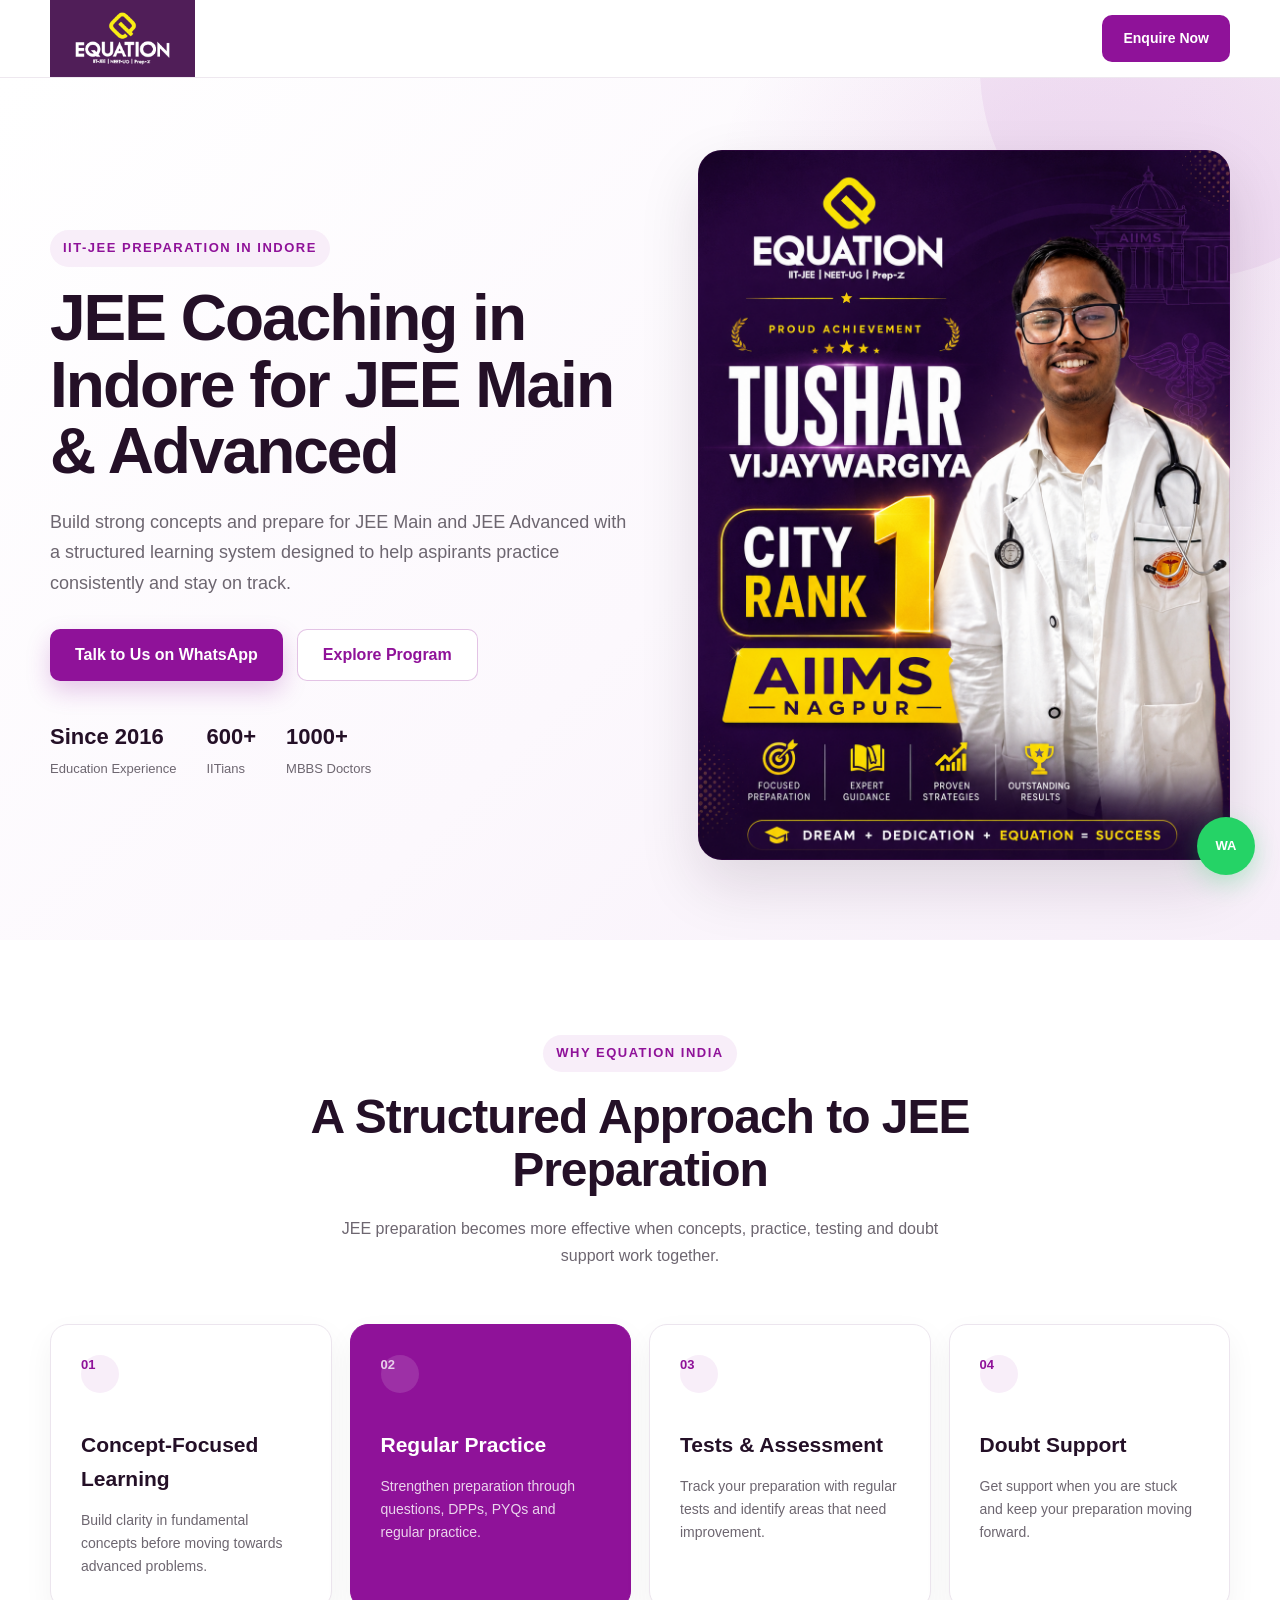
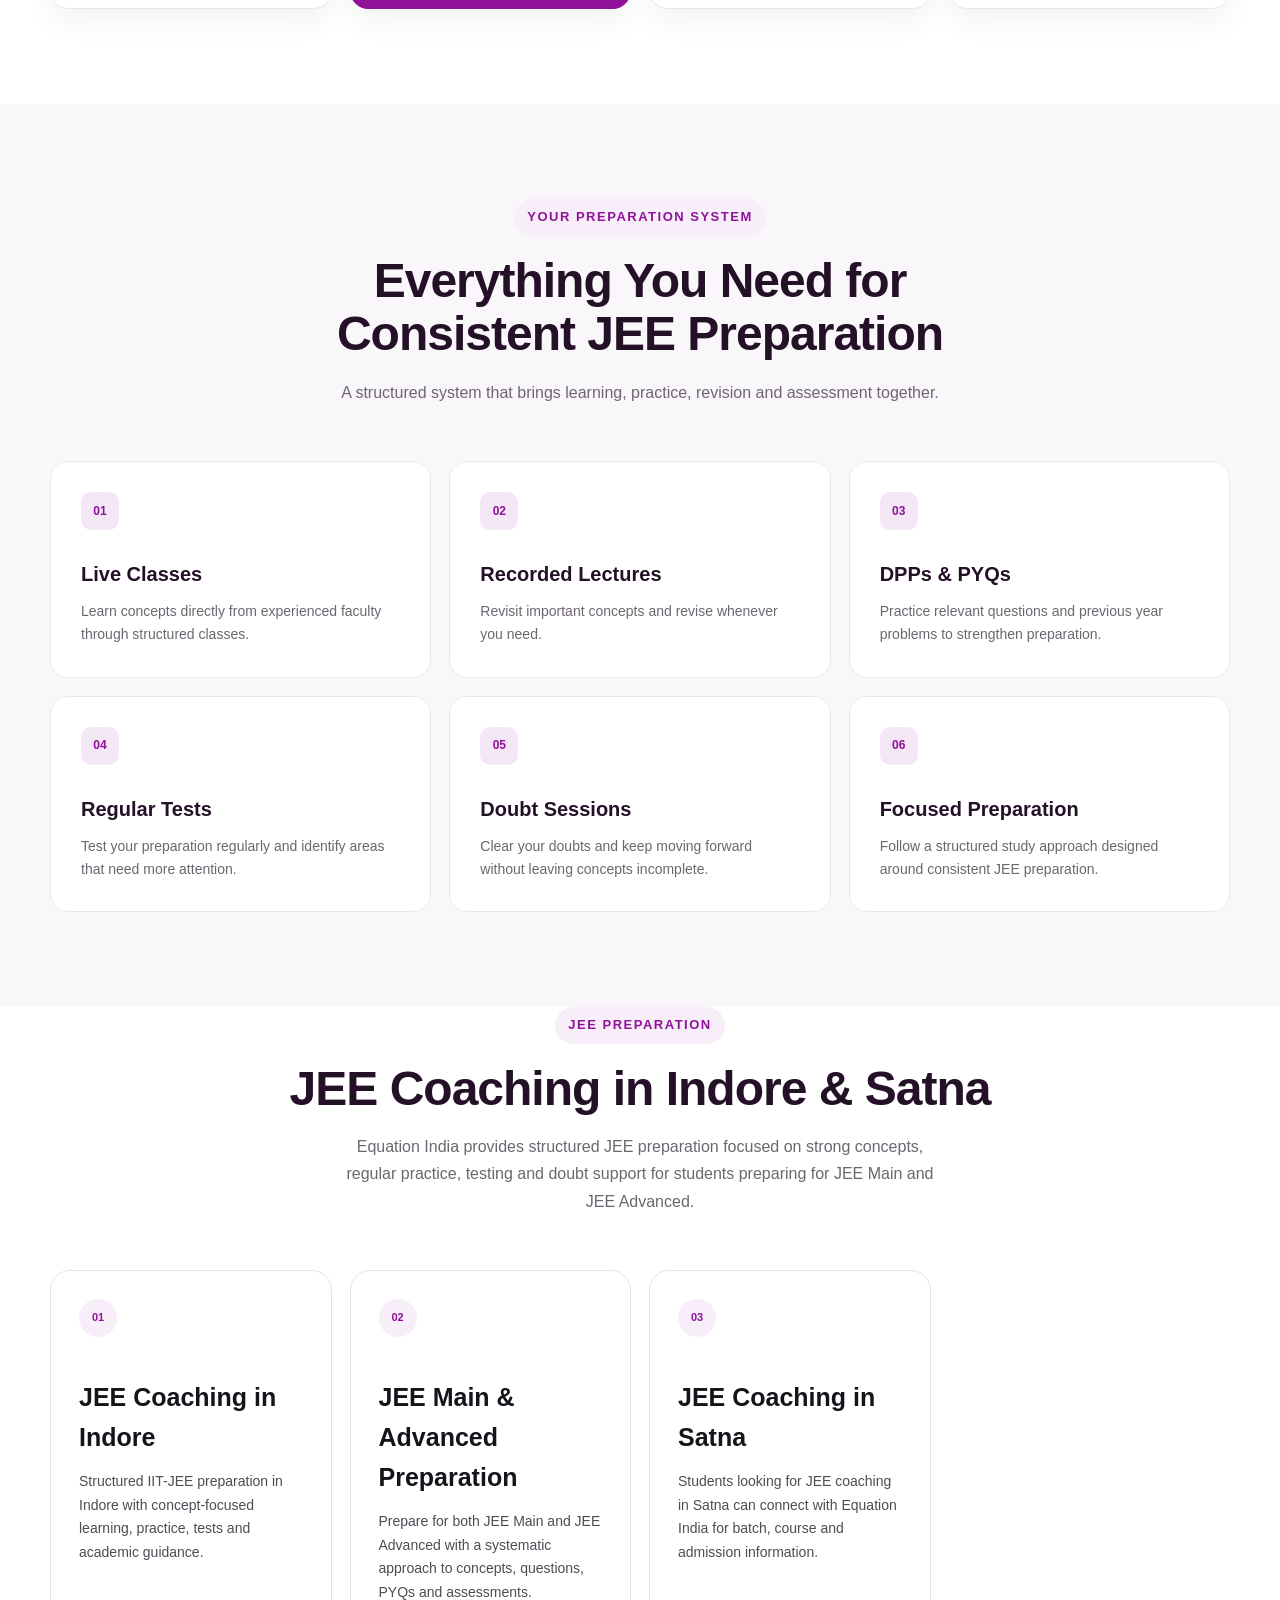
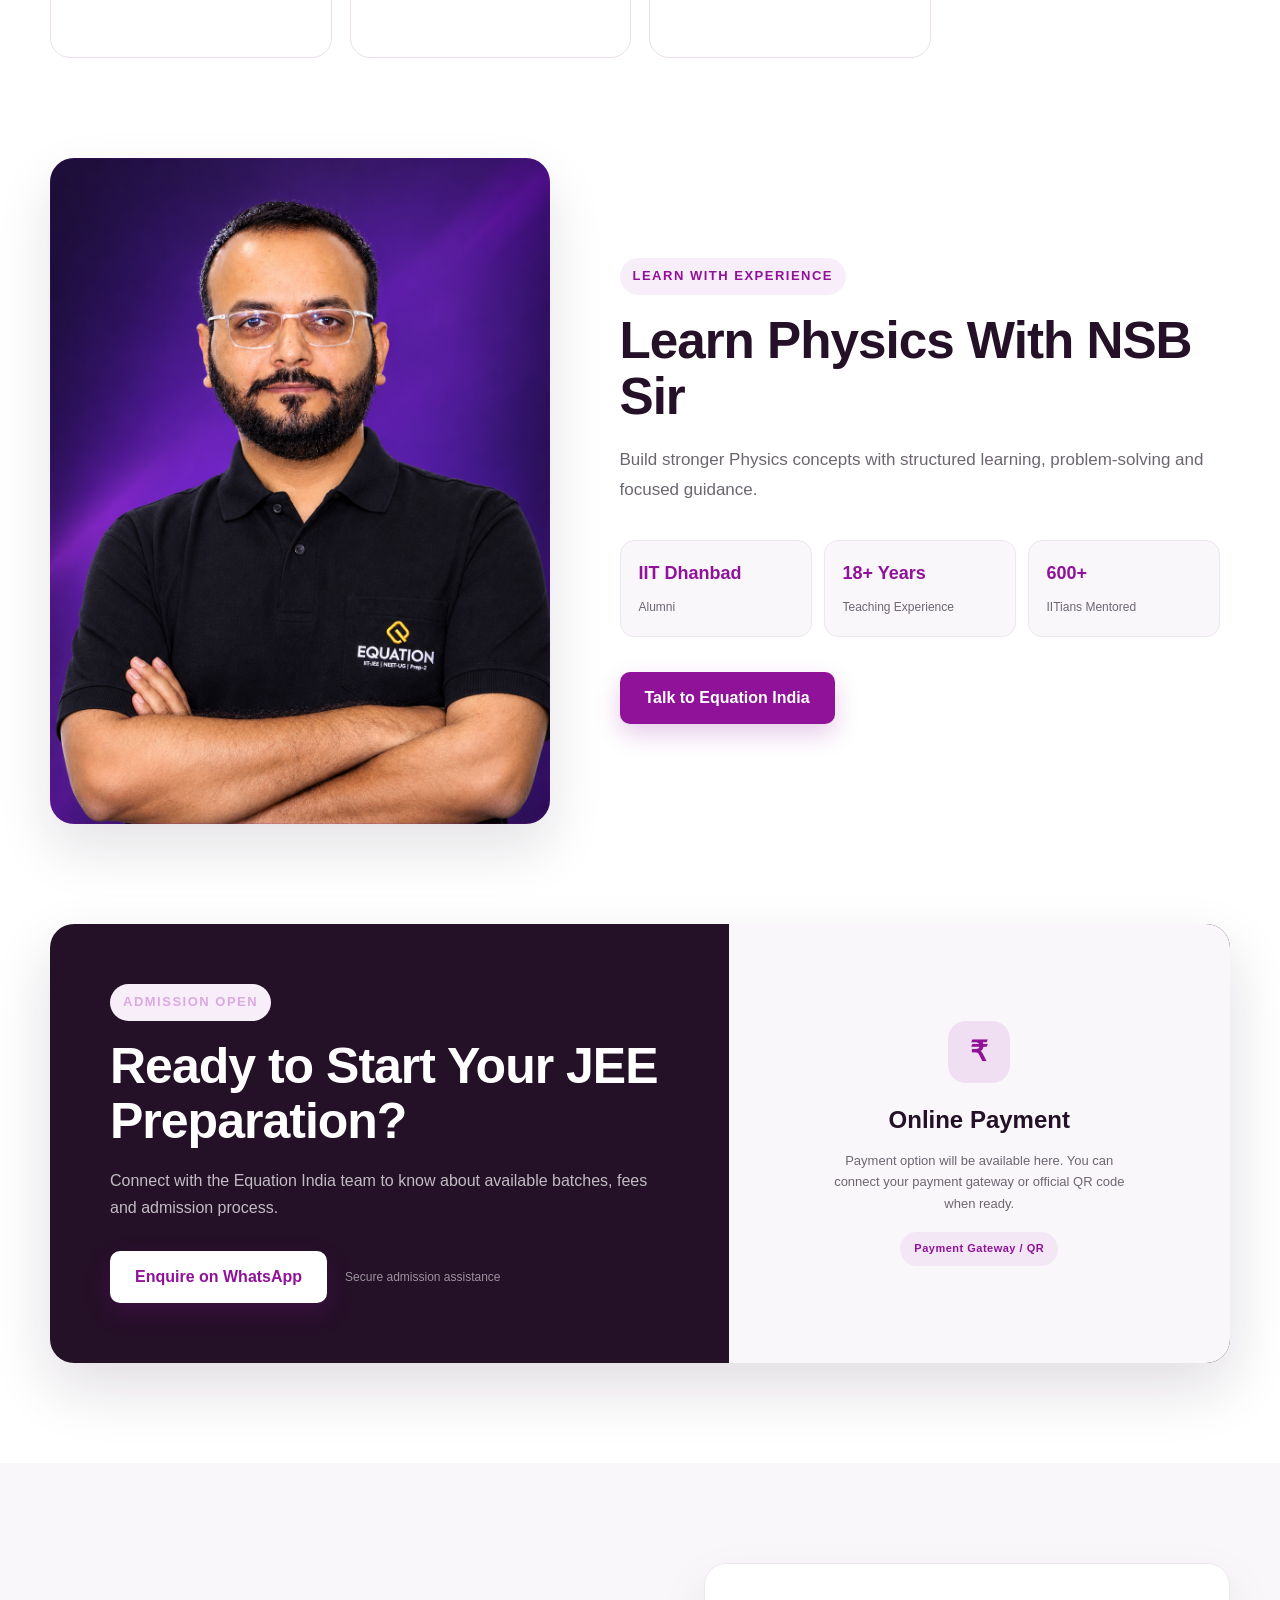
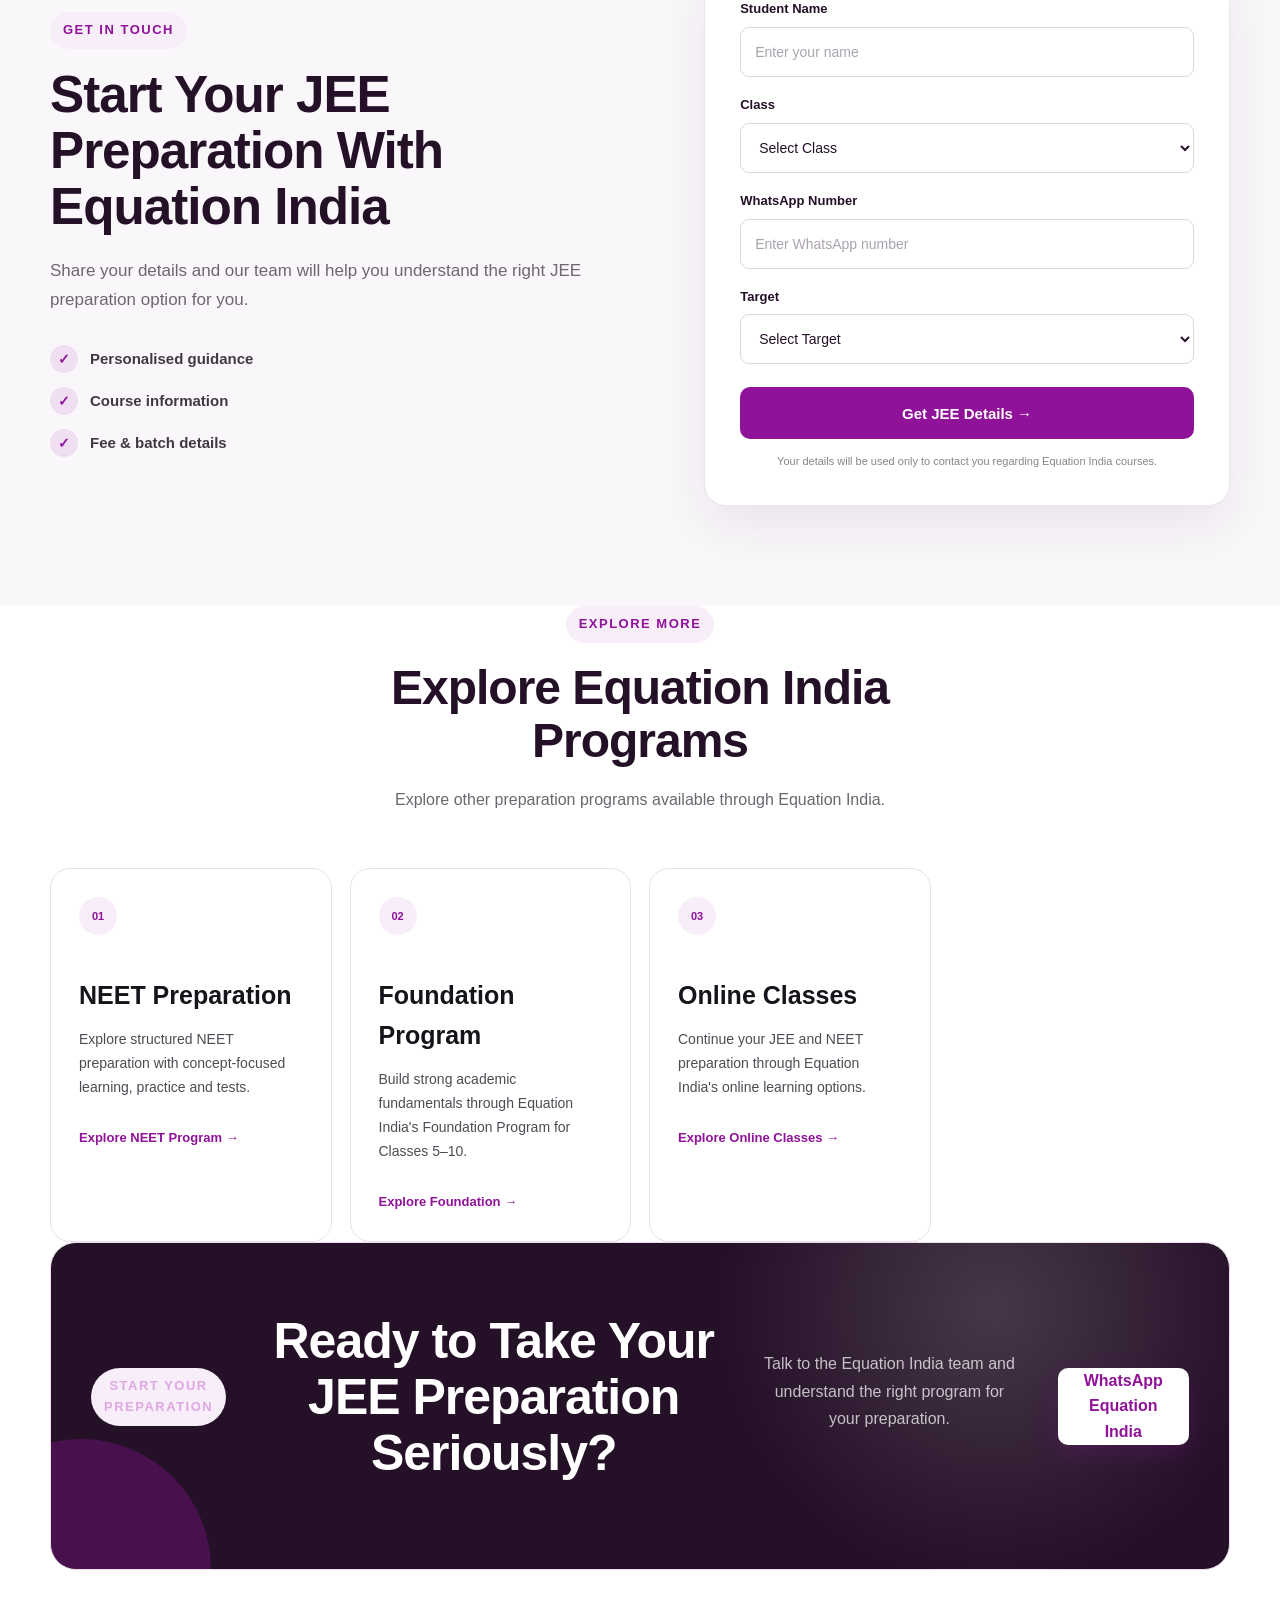
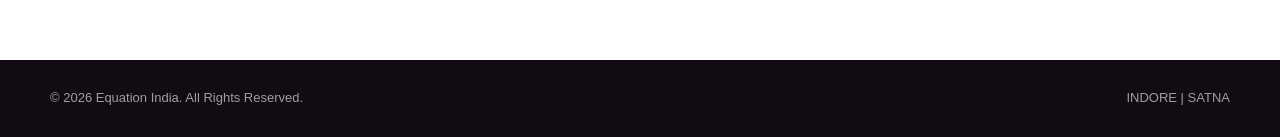
<file: jee.html>
<!DOCTYPE html>
<html lang="en">
<head>
    <meta charset="UTF-8">
    <meta name="viewport" content="width=device-width, initial-scale=1.0">

    <!-- SEO TITLE -->
    <title>JEE Coaching in Indore | IIT-JEE Preparation | Equation India</title>

    <!-- SEO DESCRIPTION -->
    <meta name="description"
          content="Prepare for JEE Main and JEE Advanced with structured JEE coaching in Indore at Equation India. Concept-focused learning, DPPs, PYQs, tests and doubt support for JEE aspirants.">

    <meta name="robots" content="index, follow">

    <!-- CANONICAL -->
    <link rel="canonical"
          href="https://equation-india-website.netlify.app/jee.html">

    <!-- OPEN GRAPH -->
    <meta property="og:title"
          content="JEE Coaching in Indore | IIT-JEE Preparation | Equation India">

    <meta property="og:description"
          content="Structured JEE Main and JEE Advanced preparation with concept-focused learning, practice, tests and doubt support at Equation India.">

    <meta property="og:type" content="website">

    <meta property="og:url"
          content="https://equation-india-website.netlify.app/jee.html">

    <meta property="og:site_name"
          content="Equation India">

    <meta property="og:image"
          content="https://equation-india-website.netlify.app/images/result-1.png">

    <!-- TWITTER -->
    <meta name="twitter:card" content="summary_large_image">

    <meta name="twitter:title"
          content="JEE Coaching in Indore | IIT-JEE Preparation | Equation India">

    <meta name="twitter:description"
          content="Structured JEE Main and JEE Advanced preparation at Equation India with concept-focused learning, practice, tests and doubt support.">

    <meta name="twitter:image"
          content="https://equation-india-website.netlify.app/images/result-1.png">

    <!-- STYLES -->
    <link rel="stylesheet" href="../css/style.css">
    <link rel="stylesheet" href="../css/landing.css">

    <!-- STRUCTURED DATA -->
    <script type="application/ld+json">
    {
      "@context": "https://schema.org",
      "@type": "WebPage",
      "name": "JEE Coaching in Indore | IIT-JEE Preparation | Equation India",
      "url": "https://equation-india-website.netlify.app/jee.html",
      "description": "Structured JEE Main and JEE Advanced preparation with concept-focused learning, practice, tests and doubt support at Equation India.",
      "isPartOf": {
        "@type": "WebSite",
        "name": "Equation India",
        "url": "https://equation-india-website.netlify.app/"
      },
      "about": {
        "@type": "Thing",
        "name": "JEE Preparation"
      },
      "areaServed": [
        {
          "@type": "City",
          "name": "Indore"
        },
        {
          "@type": "City",
          "name": "Satna"
        }
      ],
      "publisher": {
        "@type": "EducationalOrganization",
        "name": "Equation India",
        "url": "https://equation-india-website.netlify.app/",
        "telephone": "+91-9926002887",
        "address": {
          "@type": "PostalAddress",
          "addressLocality": "Indore",
          "addressRegion": "Madhya Pradesh",
          "addressCountry": "IN"
        }
      }
    }
    </script>

</head>

<body>

    <!-- HEADER -->
    <header class="header">
        <div class="container nav">

            <a href="../index.html" class="logo">
                <img src="../images/equation-logo.png"
                     alt="Equation India JEE coaching institute logo">
            </a>

            <a href="https://wa.me/919926008447?text=Hello%20Equation%20India%2C%20I%20want%20to%20know%20more%20about%20JEE%20courses."
               class="nav-button"
               target="_blank"
               rel="noopener noreferrer">
                Enquire Now
            </a>

        </div>
    </header>


    <!-- JEE HERO -->
    <section class="hero">

        <div class="container hero-grid">

            <div class="hero-content">

                <span class="eyebrow">
                    IIT-JEE PREPARATION IN INDORE
                </span>

                <h1>
                    JEE Coaching in Indore for JEE Main &amp; Advanced
                </h1>

                <p>
                    Build strong concepts and prepare for JEE Main and JEE
                    Advanced with a structured learning system designed to
                    help aspirants practice consistently and stay on track.
                </p>

                <div class="hero-actions">

                    <a href="https://wa.me/919926008447?text=Hello%20Equation%20India%2C%20I%20want%20to%20know%20more%20about%20JEE%20courses."
                       class="btn-primary"
                       target="_blank"
                       rel="noopener noreferrer">
                        Talk to Us on WhatsApp
                    </a>

                    <a href="#program-details"
                       class="btn-secondary">
                        Explore Program
                    </a>

                </div>

                <div class="trust-row">

                    <div>
                        <strong>Since 2016</strong>
                        <span>Education Experience</span>
                    </div>

                    <div>
                        <strong>600+</strong>
                        <span>IITians</span>
                    </div>

                    <div>
                        <strong>1000+</strong>
                        <span>MBBS Doctors</span>
                    </div>

                </div>

            </div>


            <div class="hero-image">

                <img src="../images/result-1.png"
                     alt="Equation India JEE student achievement and result">

            </div>

        </div>

    </section>


    <!-- PROGRAM DETAILS -->
    <section id="program-details">

        <div class="container">

            <div class="section-heading">

                <span class="eyebrow">
                    WHY EQUATION INDIA
                </span>

                <h2>
                    A Structured Approach to JEE Preparation
                </h2>

                <p>
                    JEE preparation becomes more effective when
                    concepts, practice, testing and doubt support
                    work together.
                </p>

            </div>


            <div class="program-grid">

                <article class="program-card">

                    <span class="program-number">01</span>

                    <h3>Concept-Focused Learning</h3>

                    <p>
                        Build clarity in fundamental concepts
                        before moving towards advanced problems.
                    </p>

                </article>


                <article class="program-card featured">

                    <span class="program-number">02</span>

                    <h3>Regular Practice</h3>

                    <p>
                        Strengthen preparation through
                        questions, DPPs, PYQs and regular practice.
                    </p>

                </article>


                <article class="program-card">

                    <span class="program-number">03</span>

                    <h3>Tests &amp; Assessment</h3>

                    <p>
                        Track your preparation with regular tests
                        and identify areas that need improvement.
                    </p>

                </article>


                <article class="program-card">

                    <span class="program-number">04</span>

                    <h3>Doubt Support</h3>

                    <p>
                        Get support when you are stuck and
                        keep your preparation moving forward.
                    </p>

                </article>

            </div>

        </div>

    </section>


    <!-- WHAT YOU GET -->
    <section class="what-you-get">

        <div class="container">

            <div class="section-heading">

                <span class="eyebrow">
                    YOUR PREPARATION SYSTEM
                </span>

                <h2>
                    Everything You Need for Consistent JEE Preparation
                </h2>

                <p>
                    A structured system that brings learning,
                    practice, revision and assessment together.
                </p>

            </div>


            <div class="feature-grid">

                <div class="feature-item">
                    <span>01</span>
                    <h3>Live Classes</h3>
                    <p>
                        Learn concepts directly from experienced
                        faculty through structured classes.
                    </p>
                </div>


                <div class="feature-item">
                    <span>02</span>
                    <h3>Recorded Lectures</h3>
                    <p>
                        Revisit important concepts and revise
                        whenever you need.
                    </p>
                </div>


                <div class="feature-item">
                    <span>03</span>
                    <h3>DPPs &amp; PYQs</h3>
                    <p>
                        Practice relevant questions and previous
                        year problems to strengthen preparation.
                    </p>
                </div>


                <div class="feature-item">
                    <span>04</span>
                    <h3>Regular Tests</h3>
                    <p>
                        Test your preparation regularly and
                        identify areas that need more attention.
                    </p>
                </div>


                <div class="feature-item">
                    <span>05</span>
                    <h3>Doubt Sessions</h3>
                    <p>
                        Clear your doubts and keep moving forward
                        without leaving concepts incomplete.
                    </p>
                </div>


                <div class="feature-item">
                    <span>06</span>
                    <h3>Focused Preparation</h3>
                    <p>
                        Follow a structured study approach designed
                        around consistent JEE preparation.
                    </p>
                </div>

            </div>

        </div>

    </section>


    <!-- LOCAL SEO SECTION -->
    <section class="local-seo-section">

        <div class="container">

            <div class="section-heading">

                <span class="eyebrow">
                    JEE PREPARATION
                </span>

                <h2>
                    JEE Coaching in Indore &amp; Satna
                </h2>

                <p>
                    Equation India provides structured JEE preparation
                    focused on strong concepts, regular practice,
                    testing and doubt support for students preparing
                    for JEE Main and JEE Advanced.
                </p>

            </div>


            <div class="program-grid">

                <article class="program-card">

                    <span class="program-number">01</span>

                    <h3>JEE Coaching in Indore</h3>

                    <p>
                        Structured IIT-JEE preparation in Indore with
                        concept-focused learning, practice, tests and
                        academic guidance.
                    </p>

                </article>


                <article class="program-card">

                    <span class="program-number">02</span>

                    <h3>JEE Main &amp; Advanced Preparation</h3>

                    <p>
                        Prepare for both JEE Main and JEE Advanced
                        with a systematic approach to concepts,
                        questions, PYQs and assessments.
                    </p>

                </article>


                <article class="program-card">

                    <span class="program-number">03</span>

                    <h3>JEE Coaching in Satna</h3>

                    <p>
                        Students looking for JEE coaching in Satna
                        can connect with Equation India for batch,
                        course and admission information.
                    </p>

                </article>

            </div>

        </div>

    </section>


    <!-- FACULTY SECTION -->
    <section class="faculty-section">

        <div class="container faculty-grid">

            <div class="faculty-image">

                <img src="../images/nsb-sir.png"
                     alt="NSB Sir Physics faculty at Equation India">

            </div>


            <div class="faculty-content">

                <span class="eyebrow">
                    LEARN WITH EXPERIENCE
                </span>

                <h2>
                    Learn Physics With NSB Sir
                </h2>

                <p class="faculty-intro">
                    Build stronger Physics concepts with structured
                    learning, problem-solving and focused guidance.
                </p>


                <div class="faculty-stats">

                    <div>
                        <strong>IIT Dhanbad</strong>
                        <span>Alumni</span>
                    </div>

                    <div>
                        <strong>18+ Years</strong>
                        <span>Teaching Experience</span>
                    </div>

                    <div>
                        <strong>600+</strong>
                        <span>IITians Mentored</span>
                    </div>

                </div>


                <a href="https://wa.me/919926008447?text=Hello%20Equation%20India%2C%20I%20want%20to%20know%20more%20about%20JEE%20courses."
                   class="btn-primary"
                   target="_blank"
                   rel="noopener noreferrer">
                    Talk to Equation India
                </a>

            </div>

        </div>

    </section>


    <!-- ADMISSION CTA -->
    <section class="admission-section">

        <div class="container admission-box">

            <div class="admission-content">

                <span class="eyebrow">
                    ADMISSION OPEN
                </span>

                <h2>
                    Ready to Start Your JEE Preparation?
                </h2>

                <p>
                    Connect with the Equation India team to know
                    about available batches, fees and admission process.
                </p>

                <div class="admission-actions">

                    <a href="https://wa.me/919926008447?text=Hello%20Equation%20India%2C%20I%20want%20to%20know%20about%20JEE%20admission."
                       class="btn-primary"
                       target="_blank"
                       rel="noopener noreferrer">
                        Enquire on WhatsApp
                    </a>

                    <span>
                        Secure admission assistance
                    </span>

                </div>

            </div>


            <div class="payment-placeholder">

                <div class="payment-icon">
                    ₹
                </div>

                <h3>
                    Online Payment
                </h3>

                <p>
                    Payment option will be available here.
                    You can connect your payment gateway or
                    official QR code when ready.
                </p>

                <span>
                    Payment Gateway / QR
                </span>

            </div>

        </div>

    </section>


    <!-- ENQUIRY SECTION -->
    <section class="enquiry-section">

        <div class="container enquiry-grid">

            <div class="enquiry-content">

                <span class="eyebrow">
                    GET IN TOUCH
                </span>

                <h2>
                    Start Your JEE Preparation With Equation India
                </h2>

                <p>
                    Share your details and our team will help you
                    understand the right JEE preparation option for you.
                </p>

                <div class="enquiry-points">

                    <div>
                        <strong>✓</strong>
                        <span>Personalised guidance</span>
                    </div>

                    <div>
                        <strong>✓</strong>
                        <span>Course information</span>
                    </div>

                    <div>
                        <strong>✓</strong>
                        <span>Fee &amp; batch details</span>
                    </div>

                </div>

            </div>


            <div class="enquiry-form">

                <form id="jeeEnquiryForm">

                    <div class="form-group">

                        <label for="studentName">
                            Student Name
                        </label>

                        <input
                            type="text"
                            id="studentName"
                            name="studentName"
                            placeholder="Enter your name"
                            required
                        >

                    </div>


                    <div class="form-group">

                        <label for="studentClass">
                            Class
                        </label>

                        <select
                            id="studentClass"
                            name="studentClass"
                            required
                        >

                            <option value="">
                                Select Class
                            </option>

                            <option value="Class 11">
                                Class 11
                            </option>

                            <option value="Class 12">
                                Class 12
                            </option>

                            <option value="Dropper">
                                Dropper
                            </option>

                        </select>

                    </div>


                    <div class="form-group">

                        <label for="studentPhone">
                            WhatsApp Number
                        </label>

                        <input
                            type="tel"
                            id="studentPhone"
                            name="studentPhone"
                            placeholder="Enter WhatsApp number"
                            required
                        >

                    </div>


                    <div class="form-group">

                        <label for="jeeTarget">
                            Target
                        </label>

                        <select
                            id="jeeTarget"
                            name="jeeTarget"
                            required
                        >

                            <option value="">
                                Select Target
                            </option>

                            <option value="JEE Main">
                                JEE Main
                            </option>

                            <option value="JEE Advanced">
                                JEE Advanced
                            </option>

                            <option value="Both">
                                JEE Main + Advanced
                            </option>

                        </select>

                    </div>


                    <button type="submit" class="form-submit">
                        Get JEE Details →
                    </button>

                    <p class="form-note">
                        Your details will be used only to contact you
                        regarding Equation India courses.
                    </p>

                </form>

            </div>

        </div>

    </section>


    <!-- RELATED PROGRAMS -->
    <section class="related-programs">

        <div class="container">

            <div class="section-heading">

                <span class="eyebrow">
                    EXPLORE MORE
                </span>

                <h2>
                    Explore Equation India Programs
                </h2>

                <p>
                    Explore other preparation programs available
                    through Equation India.
                </p>

            </div>


            <div class="program-grid">

                <article class="program-card">

                    <span class="program-number">01</span>

                    <h3>NEET Preparation</h3>

                    <p>
                        Explore structured NEET preparation with
                        concept-focused learning, practice and tests.
                    </p>

                    <a href="../neet.html">
                        Explore NEET Program →
                    </a>

                </article>


                <article class="program-card">

                    <span class="program-number">02</span>

                    <h3>Foundation Program</h3>

                    <p>
                        Build strong academic fundamentals through
                        Equation India's Foundation Program for Classes 5–10.
                    </p>

                    <a href="../foundation.html">
                        Explore Foundation →
                    </a>

                </article>


                <article class="program-card">

                    <span class="program-number">03</span>

                    <h3>Online Classes</h3>

                    <p>
                        Continue your JEE and NEET preparation through
                        Equation India's online learning options.
                    </p>

                    <a href="../online.html">
                        Explore Online Classes →
                    </a>

                </article>

            </div>

        </div>

    </section>


    <!-- CTA -->
    <section id="contact">

        <div class="container">

            <div class="cta-box">

                <span class="eyebrow">
                    START YOUR PREPARATION
                </span>

                <h2>
                    Ready to Take Your JEE Preparation Seriously?
                </h2>

                <p>
                    Talk to the Equation India team and understand
                    the right program for your preparation.
                </p>

                <a href="https://wa.me/919926008447?text=Hello%20Equation%20India%2C%20I%20want%20to%20know%20more%20about%20JEE%20courses."
                   class="btn-primary"
                   target="_blank"
                   rel="noopener noreferrer">
                    WhatsApp Equation India
                </a>

            </div>

        </div>

    </section>


    <!-- FOOTER -->
    <footer class="footer">

        <div class="container">

            <p>
                © 2026 Equation India. All Rights Reserved.
            </p>

            <p>
                INDORE | SATNA
            </p>

        </div>

    </footer>


    <!-- FLOATING WHATSAPP -->
    <a href="https://wa.me/919926008447?text=Hello%20Equation%20India%2C%20I%20want%20to%20know%20more%20about%20JEE%20courses."
       class="whatsapp-float"
       target="_blank"
       rel="noopener noreferrer"
       aria-label="Chat with Equation India on WhatsApp">
        WA
    </a>


    <!-- MAIN JAVASCRIPT -->
    <script src="../js/script.js"></script>


    <!-- JEE ENQUIRY FORM -->
    <script>
    document.getElementById("jeeEnquiryForm").addEventListener("submit", function(event) {

        event.preventDefault();

        const name = document.getElementById("studentName").value;
        const studentClass = document.getElementById("studentClass").value;
        const phone = document.getElementById("studentPhone").value;
        const target = document.getElementById("jeeTarget").value;

        const message =
            "Hello Equation India,%0A%0A" +
            "I want information about JEE preparation.%0A%0A" +
            "Student Name: " + encodeURIComponent(name) + "%0A" +
            "Class: " + encodeURIComponent(studentClass) + "%0A" +
            "WhatsApp Number: " + encodeURIComponent(phone) + "%0A" +
            "Target: " + encodeURIComponent(target);

        const whatsappURL =
            "https://wa.me/919926008447?text=" + message;

        window.open(whatsappURL, "_blank");

    });
    </script>

</body>
</html>
</file>
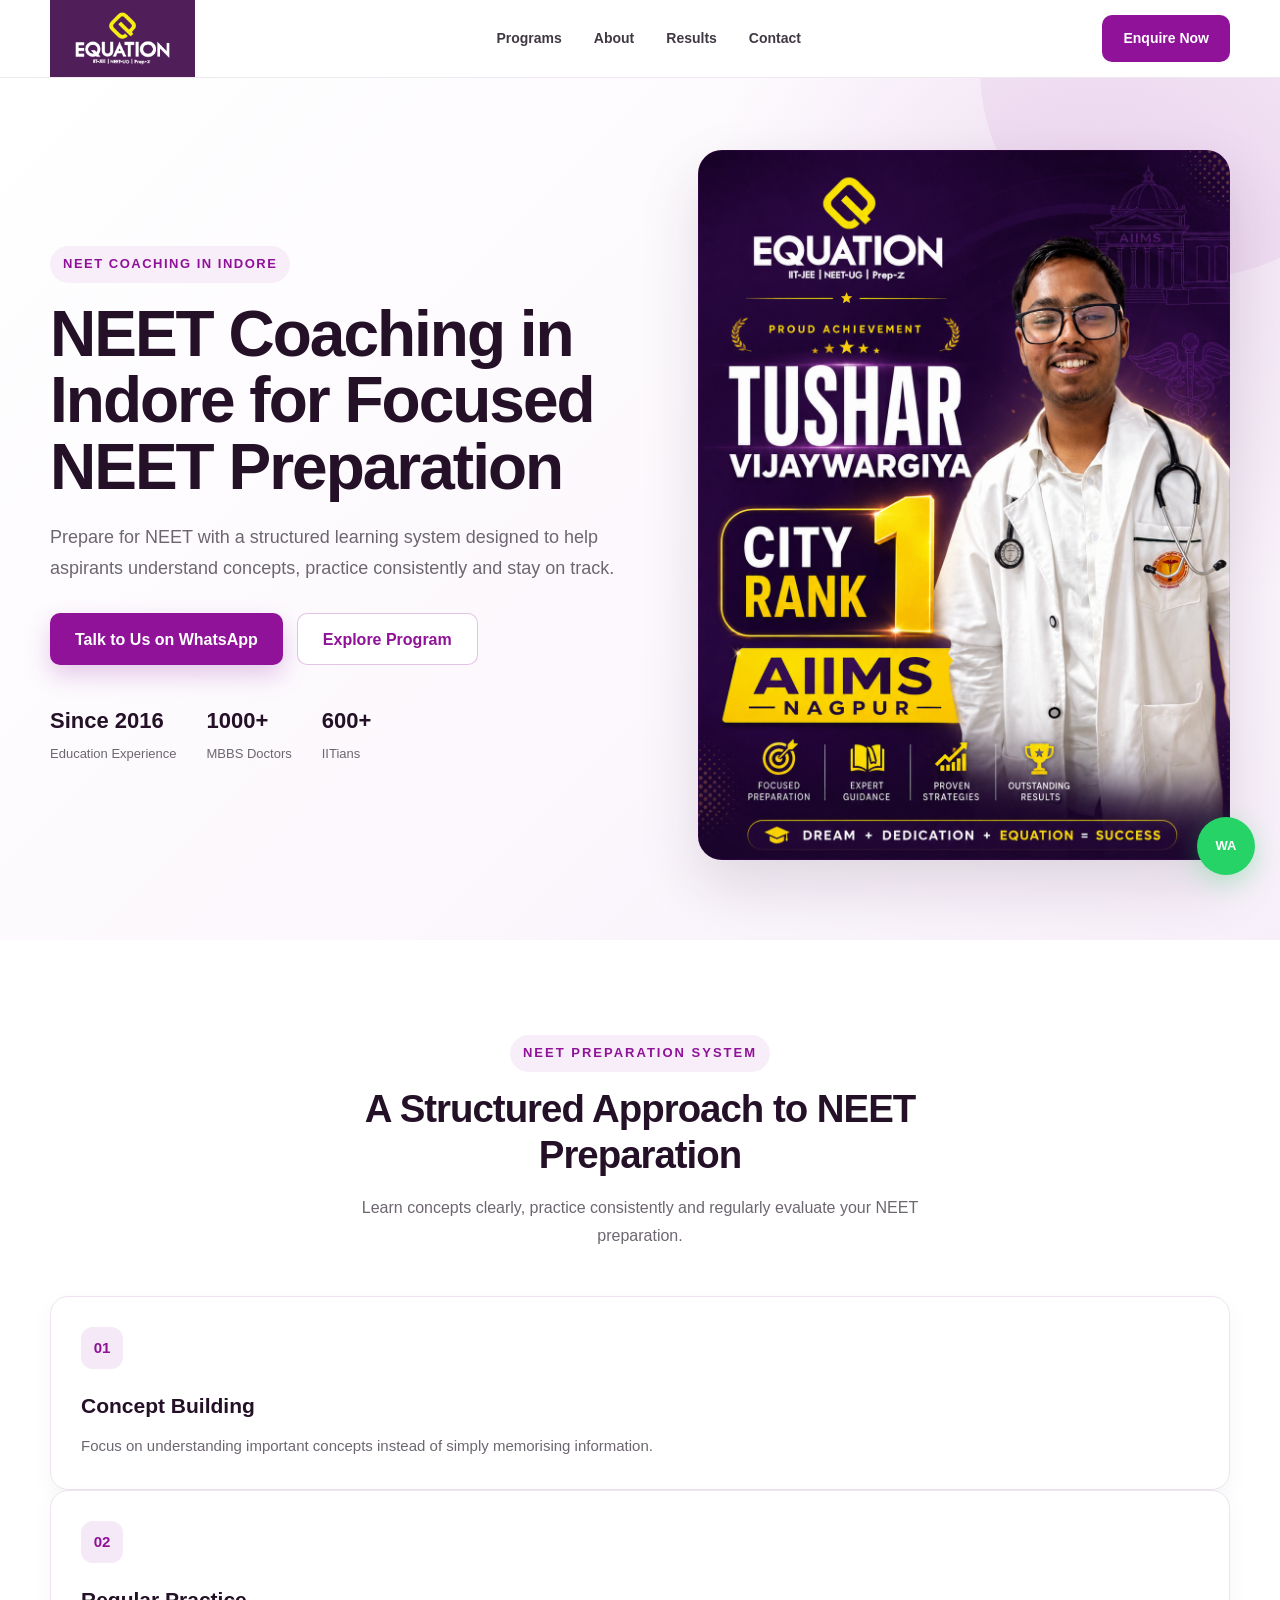
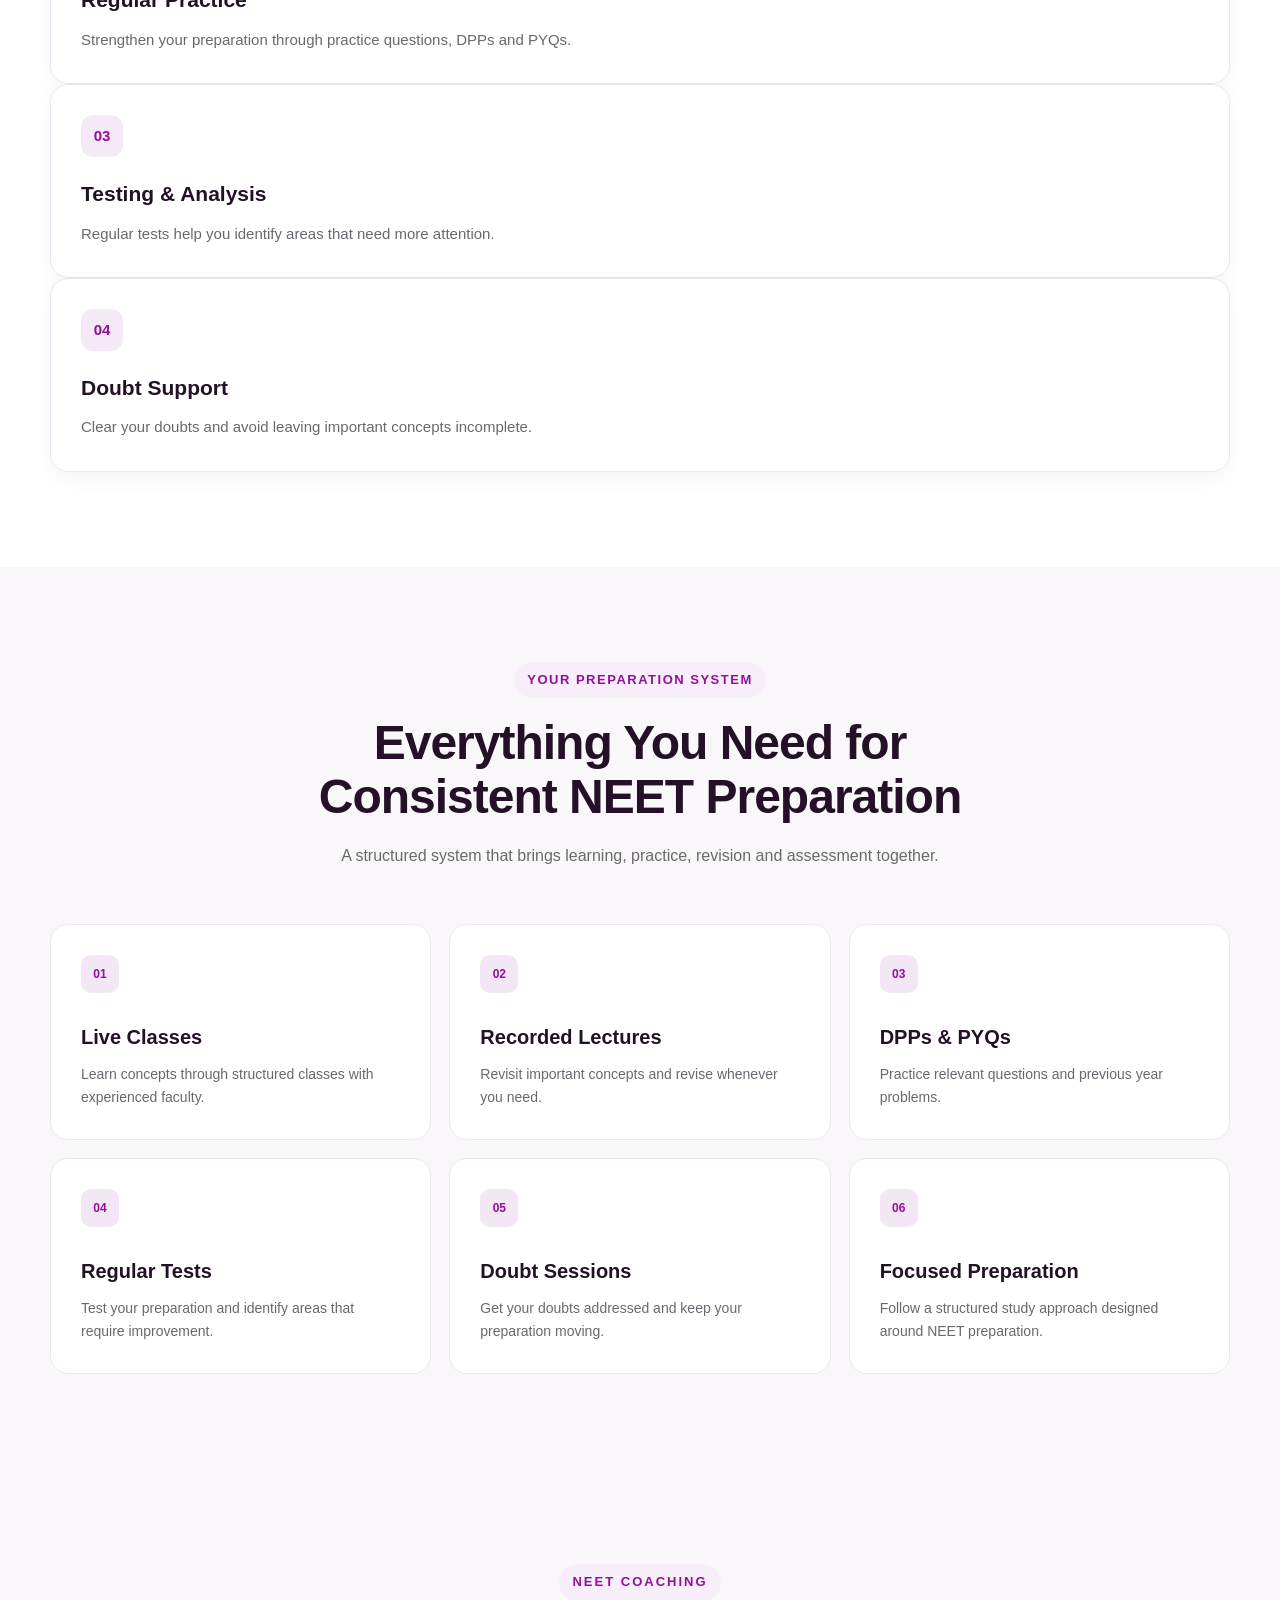
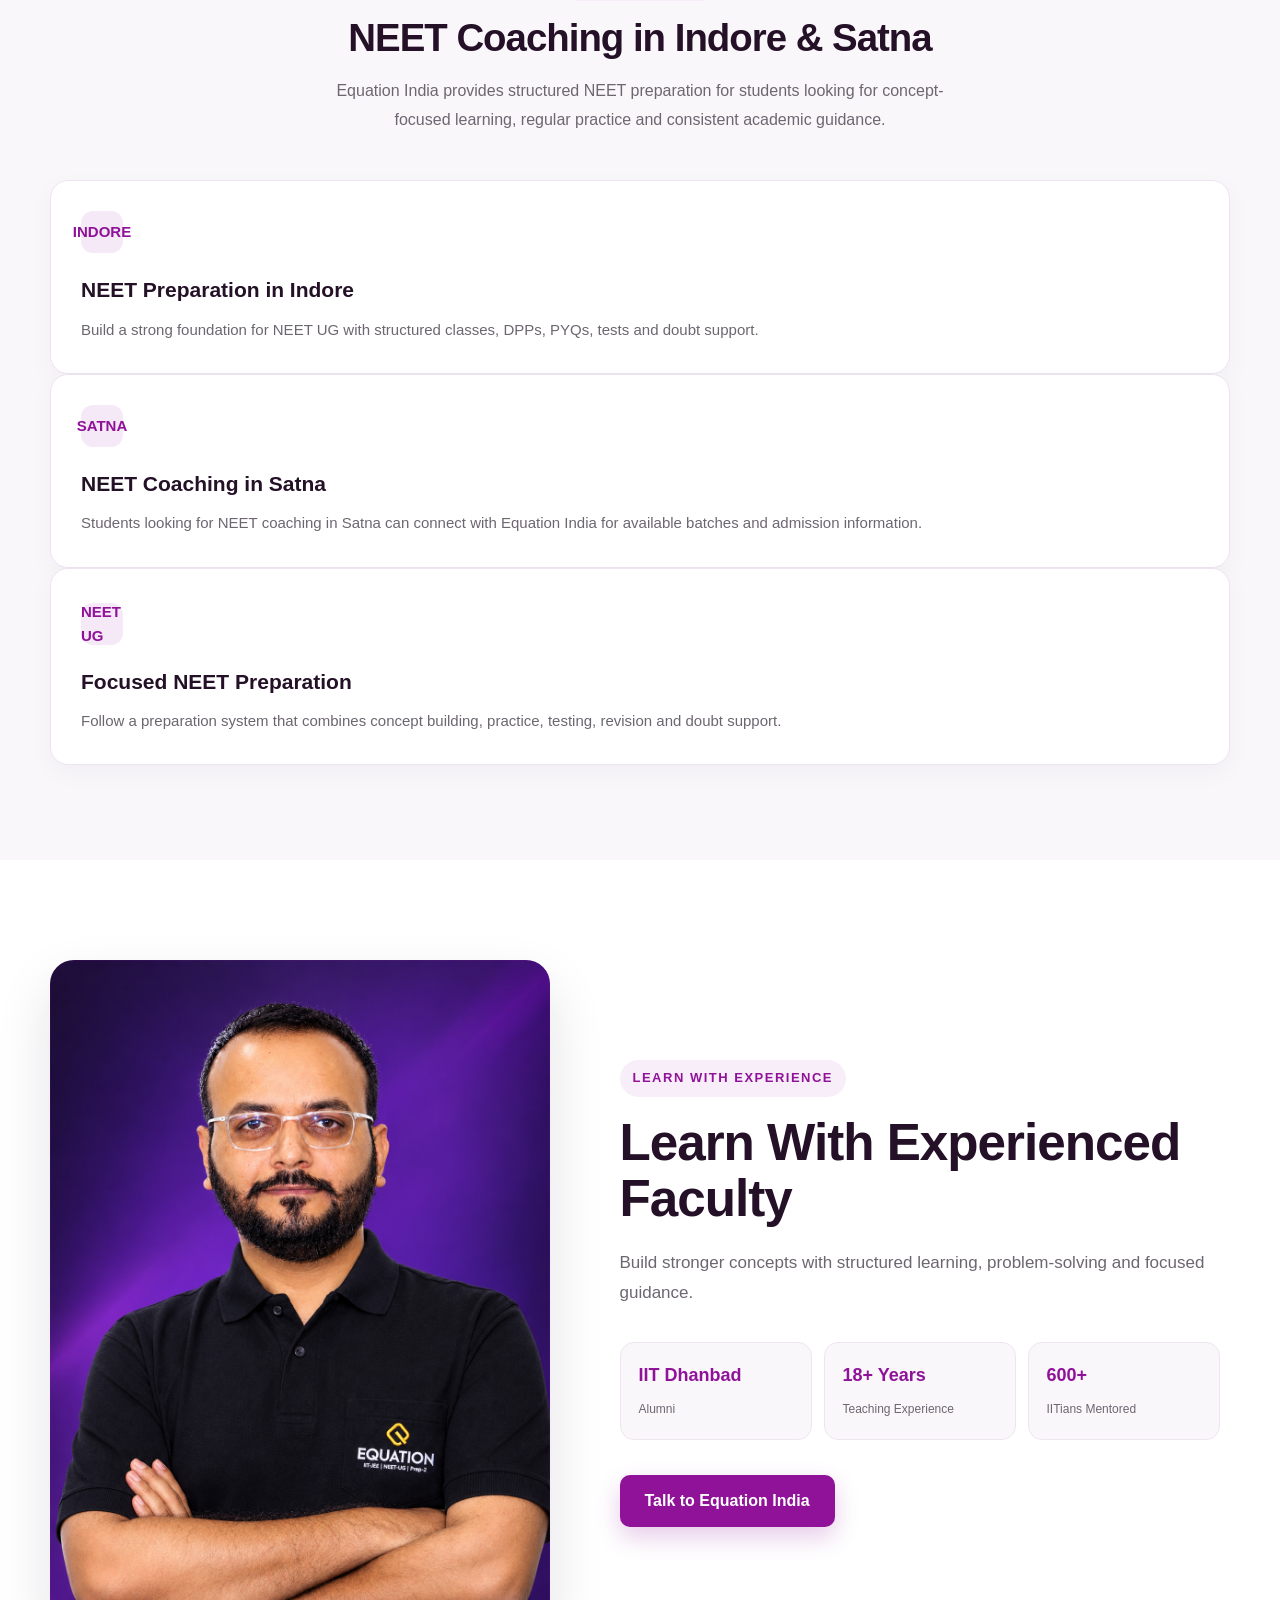
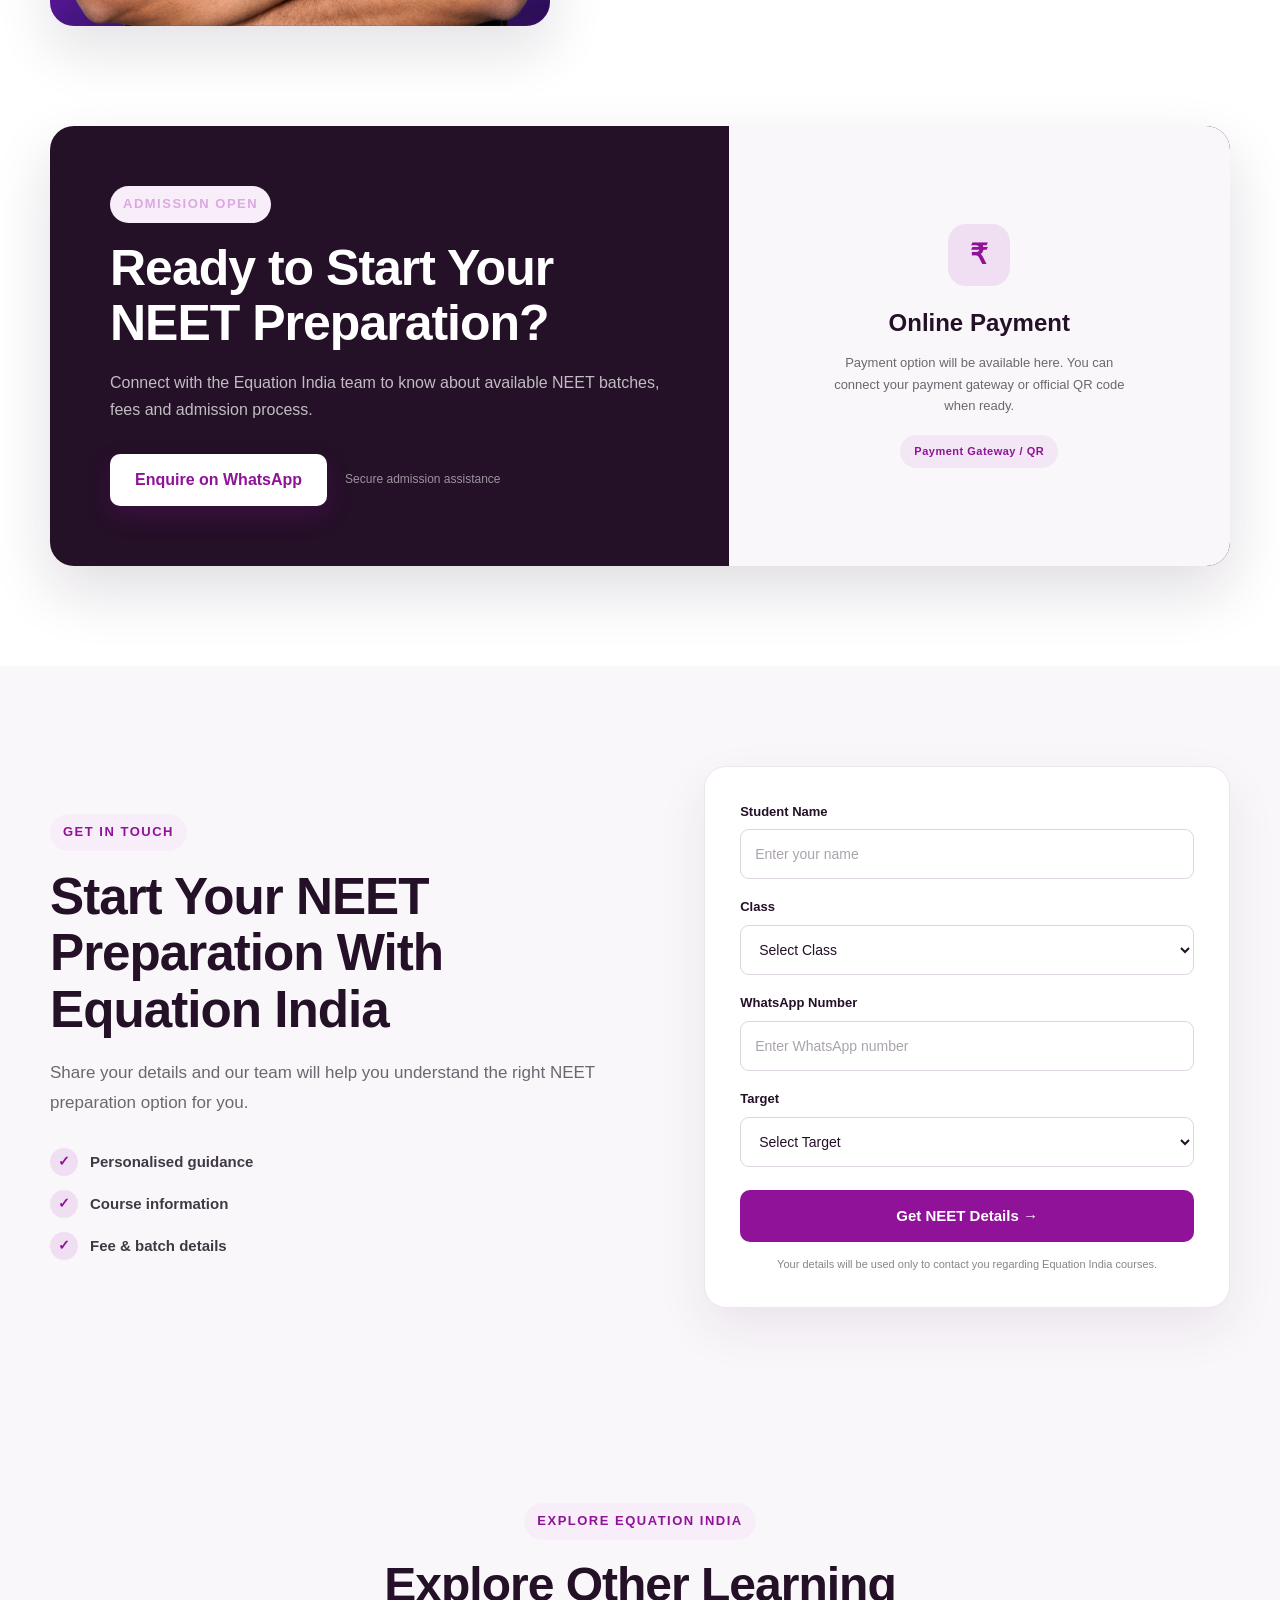
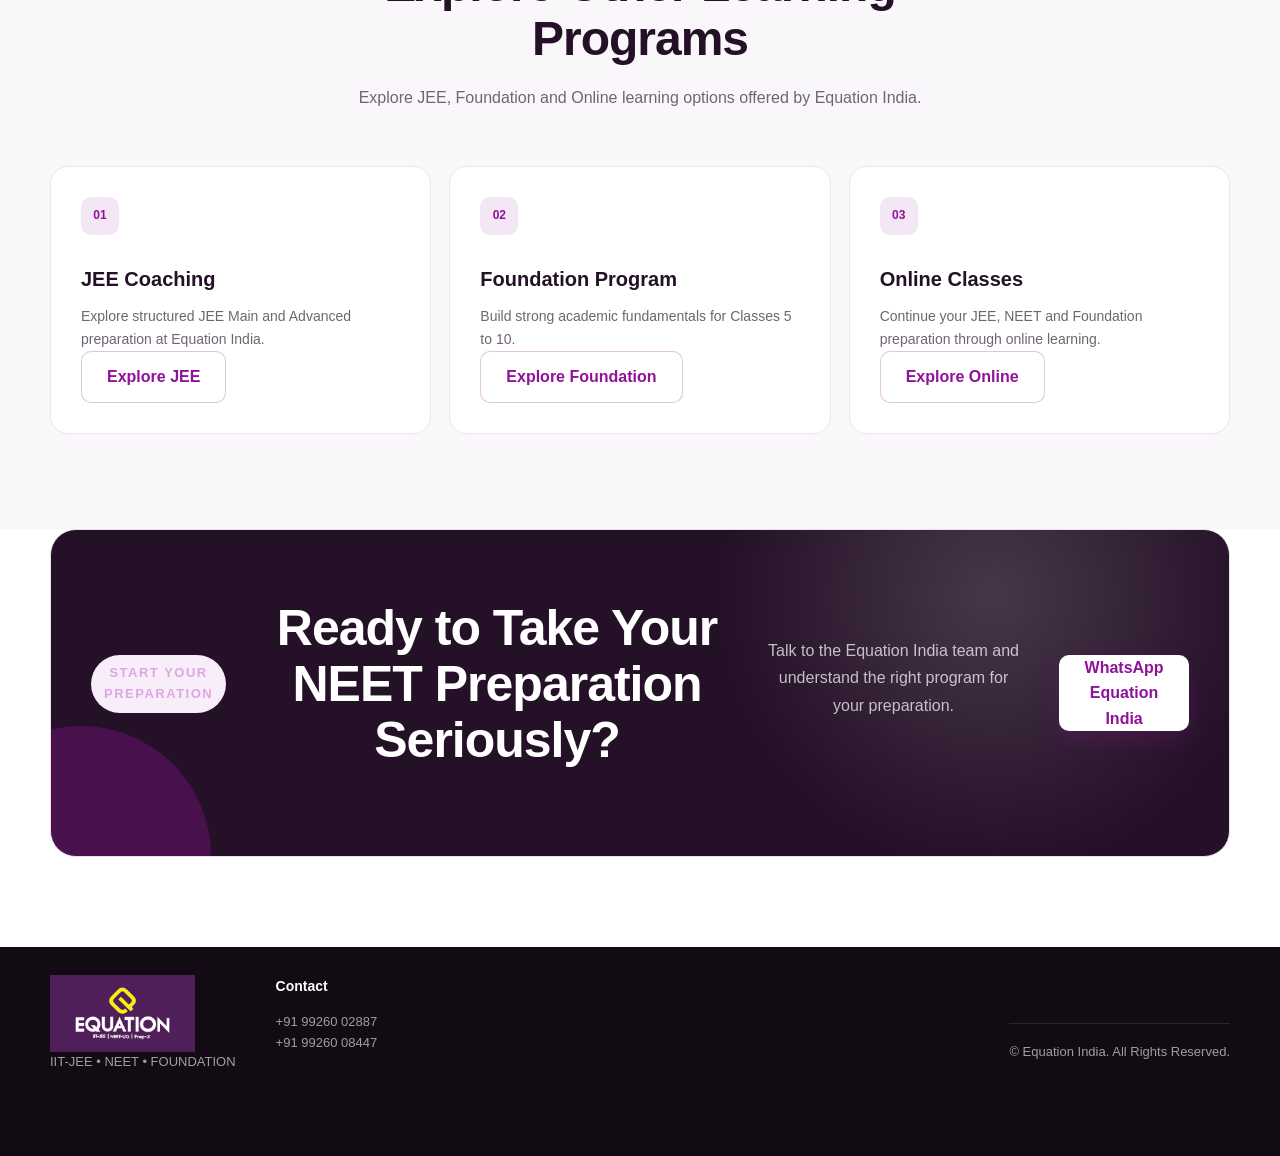
<file: neet.html>
<!DOCTYPE html>
<html lang="en">

<head>

    <meta charset="UTF-8">

    <meta name="viewport" content="width=device-width, initial-scale=1.0">

    <title>NEET Coaching in Indore | NEET Preparation | Equation India</title>

    <meta name="description"
          content="Prepare for NEET with structured coaching at Equation India. Concept-focused learning, DPPs, PYQs, tests and doubt support for NEET aspirants in Indore.">

    <meta name="robots"
          content="index, follow">

    <link rel="canonical"
          href="https://equation-india-website.netlify.app/neet.html">

    <!-- Open Graph -->

    <meta property="og:type"
          content="website">

    <meta property="og:title"
          content="NEET Coaching in Indore | NEET Preparation | Equation India">

    <meta property="og:description"
          content="Structured NEET preparation with concept-focused learning, DPPs, PYQs, tests and doubt support at Equation India.">

    <meta property="og:url"
          content="https://equation-india-website.netlify.app/neet.html">

    <meta property="og:site_name"
          content="Equation India">

    <meta property="og:image"
          content="https://equation-india-website.netlify.app/images/result-1.png">


    <!-- Twitter -->

    <meta name="twitter:card"
          content="summary_large_image">

    <meta name="twitter:title"
          content="NEET Coaching in Indore | Equation India">

    <meta name="twitter:description"
          content="Structured NEET preparation with concept-focused learning, practice, tests and doubt support at Equation India.">

    <meta name="twitter:image"
          content="https://equation-india-website.netlify.app/images/result-1.png">


    <link rel="stylesheet" href="../css/style.css">
    <link rel="stylesheet" href="../css/landing.css">


    <!-- Structured Data -->

    <script type="application/ld+json">
    {
        "@context": "https://schema.org",
        "@type": "WebPage",
        "name": "NEET Coaching in Indore | Equation India",
        "url": "https://equation-india-website.netlify.app/neet.html",
        "description": "Structured NEET preparation with concept-focused learning, DPPs, PYQs, tests and doubt support at Equation India.",
        "isPartOf": {
            "@type": "WebSite",
            "name": "Equation India",
            "url": "https://equation-india-website.netlify.app/"
        },
        "publisher": {
            "@type": "EducationalOrganization",
            "name": "Equation India",
            "url": "https://equation-india-website.netlify.app/",
            "telephone": [
                "+91-9926002887",
                "+91-9926008447"
            ],
            "areaServed": [
                {
                    "@type": "City",
                    "name": "Indore"
                },
                {
                    "@type": "City",
                    "name": "Satna"
                }
            ]
        },
        "about": {
            "@type": "Thing",
            "name": "NEET Preparation"
        }
    }
    </script>

</head>


<body>


<!-- HEADER -->

<header class="header">

    <div class="container nav">

        <a href="../index.html" class="logo">

            <img src="../images/equation-logo.png"
                 alt="Equation India - NEET Coaching in Indore">

        </a>


        <nav class="desktop-nav">

            <a href="../index.html#programs">
                Programs
            </a>

            <a href="../index.html#about">
                About
            </a>

            <a href="../index.html#results">
                Results
            </a>

            <a href="../index.html#contact">
                Contact
            </a>

        </nav>


        <a href="https://wa.me/919926008447?text=Hello%20Equation%20India%2C%20I%20want%20to%20know%20more%20about%20NEET%20courses."
           class="nav-button"
           target="_blank"
           rel="noopener noreferrer">

            Enquire Now

        </a>

    </div>

</header>



<!-- HERO -->

<section class="hero">

    <div class="container hero-grid">


        <div class="hero-content">

            <span class="eyebrow">
                NEET COACHING IN INDORE
            </span>


            <h1>
                NEET Coaching in Indore for Focused NEET Preparation
            </h1>


            <p>
                Prepare for NEET with a structured learning system
                designed to help aspirants understand concepts,
                practice consistently and stay on track.
            </p>


            <div class="hero-actions">

                <a href="https://wa.me/919926008447?text=Hello%20Equation%20India%2C%20I%20want%20to%20know%20more%20about%20NEET%20courses."
                   class="btn-primary"
                   target="_blank"
                   rel="noopener noreferrer">

                    Talk to Us on WhatsApp

                </a>


                <a href="#program-details"
                   class="btn-secondary">

                    Explore Program

                </a>

            </div>


            <div class="trust-row">

                <div>

                    <strong>
                        Since 2016
                    </strong>

                    <span>
                        Education Experience
                    </span>

                </div>


                <div>

                    <strong>
                        1000+
                    </strong>

                    <span>
                        MBBS Doctors
                    </span>

                </div>


                <div>

                    <strong>
                        600+
                    </strong>

                    <span>
                        IITians
                    </span>

                </div>

            </div>

        </div>



        <div class="hero-image">

            <img src="../images/result-1.png"
                 alt="Equation India NEET student achievement and results">

        </div>


    </div>

</section>



<!-- PROGRAM DETAILS -->

<section class="program-details"
         id="program-details">

    <div class="container">


        <div class="section-heading">

            <span class="eyebrow">
                NEET PREPARATION SYSTEM
            </span>

            <h2>
                A Structured Approach to NEET Preparation
            </h2>

            <p>
                Learn concepts clearly, practice consistently
                and regularly evaluate your NEET preparation.
            </p>

        </div>



        <div class="program-detail-grid">


            <div class="detail-card">

                <span>
                    01
                </span>

                <h3>
                    Concept Building
                </h3>

                <p>
                    Focus on understanding important concepts
                    instead of simply memorising information.
                </p>

            </div>


            <div class="detail-card">

                <span>
                    02
                </span>

                <h3>
                    Regular Practice
                </h3>

                <p>
                    Strengthen your preparation through
                    practice questions, DPPs and PYQs.
                </p>

            </div>


            <div class="detail-card">

                <span>
                    03
                </span>

                <h3>
                    Testing & Analysis
                </h3>

                <p>
                    Regular tests help you identify areas
                    that need more attention.
                </p>

            </div>


            <div class="detail-card">

                <span>
                    04
                </span>

                <h3>
                    Doubt Support
                </h3>

                <p>
                    Clear your doubts and avoid leaving
                    important concepts incomplete.
                </p>

            </div>


        </div>

    </div>

</section>



<!-- WHAT YOU GET -->

<section class="what-you-get">

    <div class="container">


        <div class="section-heading">

            <span class="eyebrow">
                YOUR PREPARATION SYSTEM
            </span>


            <h2>
                Everything You Need for Consistent NEET Preparation
            </h2>


            <p>
                A structured system that brings learning,
                practice, revision and assessment together.
            </p>

        </div>



        <div class="feature-grid">


            <div class="feature-item">

                <span>
                    01
                </span>

                <h3>
                    Live Classes
                </h3>

                <p>
                    Learn concepts through structured
                    classes with experienced faculty.
                </p>

            </div>


            <div class="feature-item">

                <span>
                    02
                </span>

                <h3>
                    Recorded Lectures
                </h3>

                <p>
                    Revisit important concepts and
                    revise whenever you need.
                </p>

            </div>


            <div class="feature-item">

                <span>
                    03
                </span>

                <h3>
                    DPPs & PYQs
                </h3>

                <p>
                    Practice relevant questions and
                    previous year problems.
                </p>

            </div>


            <div class="feature-item">

                <span>
                    04
                </span>

                <h3>
                    Regular Tests
                </h3>

                <p>
                    Test your preparation and identify
                    areas that require improvement.
                </p>

            </div>


            <div class="feature-item">

                <span>
                    05
                </span>

                <h3>
                    Doubt Sessions
                </h3>

                <p>
                    Get your doubts addressed and
                    keep your preparation moving.
                </p>

            </div>


            <div class="feature-item">

                <span>
                    06
                </span>

                <h3>
                    Focused Preparation
                </h3>

                <p>
                    Follow a structured study approach
                    designed around NEET preparation.
                </p>

            </div>


        </div>

    </div>

</section>



<!-- LOCAL SEO SECTION -->

<section class="program-details">

    <div class="container">


        <div class="section-heading">

            <span class="eyebrow">
                NEET COACHING
            </span>

            <h2>
                NEET Coaching in Indore & Satna
            </h2>

            <p>
                Equation India provides structured NEET preparation
                for students looking for concept-focused learning,
                regular practice and consistent academic guidance.
            </p>

        </div>



        <div class="program-detail-grid">


            <div class="detail-card">

                <span>
                    INDORE
                </span>

                <h3>
                    NEET Preparation in Indore
                </h3>

                <p>
                    Build a strong foundation for NEET UG with
                    structured classes, DPPs, PYQs, tests and
                    doubt support.
                </p>

            </div>


            <div class="detail-card">

                <span>
                    SATNA
                </span>

                <h3>
                    NEET Coaching in Satna
                </h3>

                <p>
                    Students looking for NEET coaching in Satna
                    can connect with Equation India for available
                    batches and admission information.
                </p>

            </div>


            <div class="detail-card">

                <span>
                    NEET UG
                </span>

                <h3>
                    Focused NEET Preparation
                </h3>

                <p>
                    Follow a preparation system that combines
                    concept building, practice, testing,
                    revision and doubt support.
                </p>

            </div>


        </div>

    </div>

</section>



<!-- FACULTY -->

<section class="faculty-section">

    <div class="container faculty-grid">


        <div class="faculty-image">

            <img src="../images/nsb-sir.png"
                 alt="NSB Sir, IIT Dhanbad alumnus and Equation India faculty">

        </div>



        <div class="faculty-content">

            <span class="eyebrow">
                LEARN WITH EXPERIENCE
            </span>


            <h2>
                Learn With Experienced Faculty
            </h2>


            <p class="faculty-intro">

                Build stronger concepts with structured
                learning, problem-solving and focused guidance.

            </p>


            <div class="faculty-stats">


                <div>

                    <strong>
                        IIT Dhanbad
                    </strong>

                    <span>
                        Alumni
                    </span>

                </div>


                <div>

                    <strong>
                        18+ Years
                    </strong>

                    <span>
                        Teaching Experience
                    </span>

                </div>


                <div>

                    <strong>
                        600+
                    </strong>

                    <span>
                        IITians Mentored
                    </span>

                </div>


            </div>


            <a href="https://wa.me/919926008447?text=Hello%20Equation%20India%2C%20I%20want%20to%20know%20more%20about%20NEET%20courses."
               class="btn-primary"
               target="_blank"
               rel="noopener noreferrer">

                Talk to Equation India

            </a>

        </div>

    </div>

</section>



<!-- ADMISSION -->

<section class="admission-section">

    <div class="container admission-box">


        <div class="admission-content">

            <span class="eyebrow">
                ADMISSION OPEN
            </span>


            <h2>
                Ready to Start Your NEET Preparation?
            </h2>


            <p>
                Connect with the Equation India team to know
                about available NEET batches, fees and
                admission process.
            </p>


            <div class="admission-actions">

                <a href="https://wa.me/919926008447?text=Hello%20Equation%20India%2C%20I%20want%20to%20know%20about%20NEET%20admission."
                   class="btn-primary"
                   target="_blank"
                   rel="noopener noreferrer">

                    Enquire on WhatsApp

                </a>


                <span>
                    Secure admission assistance
                </span>

            </div>

        </div>



        <div class="payment-placeholder">

            <div class="payment-icon">
                ₹
            </div>


            <h3>
                Online Payment
            </h3>


            <p>
                Payment option will be available here.
                You can connect your payment gateway or
                official QR code when ready.
            </p>


            <span>
                Payment Gateway / QR
            </span>

        </div>


    </div>

</section>



<!-- ENQUIRY -->

<section class="enquiry-section">

    <div class="container enquiry-grid">


        <div class="enquiry-content">

            <span class="eyebrow">
                GET IN TOUCH
            </span>


            <h2>
                Start Your NEET Preparation With Equation India
            </h2>


            <p>
                Share your details and our team will help you
                understand the right NEET preparation option for you.
            </p>


            <div class="enquiry-points">

                <div>

                    <strong>
                        ✓
                    </strong>

                    <span>
                        Personalised guidance
                    </span>

                </div>


                <div>

                    <strong>
                        ✓
                    </strong>

                    <span>
                        Course information
                    </span>

                </div>


                <div>

                    <strong>
                        ✓
                    </strong>

                    <span>
                        Fee & batch details
                    </span>

                </div>

            </div>

        </div>



        <div class="enquiry-form">

            <form id="neetEnquiryForm">


                <div class="form-group">

                    <label for="neetStudentName">
                        Student Name
                    </label>

                    <input type="text"
                           id="neetStudentName"
                           name="studentName"
                           placeholder="Enter your name"
                           required>

                </div>



                <div class="form-group">

                    <label for="neetStudentClass">
                        Class
                    </label>

                    <select id="neetStudentClass"
                            name="studentClass"
                            required>

                        <option value="">
                            Select Class
                        </option>

                        <option value="Class 11">
                            Class 11
                        </option>

                        <option value="Class 12">
                            Class 12
                        </option>

                        <option value="Dropper">
                            Dropper
                        </option>

                    </select>

                </div>



                <div class="form-group">

                    <label for="neetStudentPhone">
                        WhatsApp Number
                    </label>

                    <input type="tel"
                           id="neetStudentPhone"
                           name="studentPhone"
                           placeholder="Enter WhatsApp number"
                           required>

                </div>



                <div class="form-group">

                    <label for="neetTarget">
                        Target
                    </label>

                    <select id="neetTarget"
                            name="neetTarget"
                            required>

                        <option value="">
                            Select Target
                        </option>

                        <option value="NEET UG">
                            NEET UG
                        </option>

                        <option value="NEET 2027">
                            NEET 2027
                        </option>

                        <option value="NEET 2028">
                            NEET 2028
                        </option>

                    </select>

                </div>



                <button type="submit"
                        class="form-submit">

                    Get NEET Details →

                </button>


                <p class="form-note">

                    Your details will be used only to contact you
                    regarding Equation India courses.

                </p>


            </form>

        </div>

    </div>

</section>



<!-- RELATED PROGRAMS -->

<section class="what-you-get">

    <div class="container">


        <div class="section-heading">

            <span class="eyebrow">
                EXPLORE EQUATION INDIA
            </span>

            <h2>
                Explore Other Learning Programs
            </h2>

            <p>
                Explore JEE, Foundation and Online learning
                options offered by Equation India.
            </p>

        </div>


        <div class="feature-grid">


            <div class="feature-item">

                <span>
                    01
                </span>

                <h3>
                    JEE Coaching
                </h3>

                <p>
                    Explore structured JEE Main and Advanced
                    preparation at Equation India.
                </p>

                <a href="../jee.html"
                   class="btn-secondary">
                    Explore JEE
                </a>

            </div>


            <div class="feature-item">

                <span>
                    02
                </span>

                <h3>
                    Foundation Program
                </h3>

                <p>
                    Build strong academic fundamentals for
                    Classes 5 to 10.
                </p>

                <a href="../foundation.html"
                   class="btn-secondary">
                    Explore Foundation
                </a>

            </div>


            <div class="feature-item">

                <span>
                    03
                </span>

                <h3>
                    Online Classes
                </h3>

                <p>
                    Continue your JEE, NEET and Foundation
                    preparation through online learning.
                </p>

                <a href="../online.html"
                   class="btn-secondary">
                    Explore Online
                </a>

            </div>


        </div>

    </div>

</section>



<!-- CTA -->

<section id="contact">

    <div class="container">

        <div class="cta-box">

            <span class="eyebrow">
                START YOUR PREPARATION
            </span>


            <h2>
                Ready to Take Your NEET Preparation Seriously?
            </h2>


            <p>
                Talk to the Equation India team and understand
                the right program for your preparation.
            </p>


            <a href="https://wa.me/919926008447?text=Hello%20Equation%20India%2C%20I%20want%20to%20know%20more%20about%20NEET%20courses."
               class="btn-primary"
               target="_blank"
               rel="noopener noreferrer">

                WhatsApp Equation India

            </a>

        </div>

    </div>

</section>



<!-- FOOTER -->

<footer class="footer">

    <div class="container">


        <div class="footer-grid">


            <div>

                <img src="../images/equation-logo.png"
                     alt="Equation India - JEE NEET Foundation Coaching"
                     style="width:145px;">

                <p>
                    IIT-JEE • NEET • FOUNDATION
                </p>

            </div>


            <div>

                <h4>
                    Contact
                </h4>

                <p>
                    +91 99260 02887
                </p>

                <p>
                    +91 99260 08447
                </p>

            </div>


        </div>


        <div class="footer-bottom">

            <p>
                © Equation India. All Rights Reserved.
            </p>

        </div>


    </div>

</footer>



<!-- FLOATING WHATSAPP -->

<a href="https://wa.me/919926008447?text=Hello%20Equation%20India%2C%20I%20want%20to%20know%20more%20about%20NEET%20courses."
   class="whatsapp-float"
   target="_blank"
   rel="noopener noreferrer"
   aria-label="Chat with Equation India on WhatsApp">

    WA

</a>



<script src="../js/script.js"></script>


<script>

document.getElementById("neetEnquiryForm").addEventListener("submit", function(event) {

    event.preventDefault();


    const name =
        document.getElementById("neetStudentName").value;

    const studentClass =
        document.getElementById("neetStudentClass").value;

    const phone =
        document.getElementById("neetStudentPhone").value;

    const target =
        document.getElementById("neetTarget").value;


    const message =
        "Hello Equation India,%0A%0A" +
        "I want information about NEET preparation.%0A%0A" +
        "Student Name: " +
        encodeURIComponent(name) +
        "%0A" +
        "Class: " +
        encodeURIComponent(studentClass) +
        "%0A" +
        "WhatsApp Number: " +
        encodeURIComponent(phone) +
        "%0A" +
        "Target: " +
        encodeURIComponent(target);


    const whatsappURL =
        "https://wa.me/919926008447?text=" +
        message;


    window.open(
        whatsappURL,
        "_blank"
    );

});

</script>


</body>

</html>
</file>
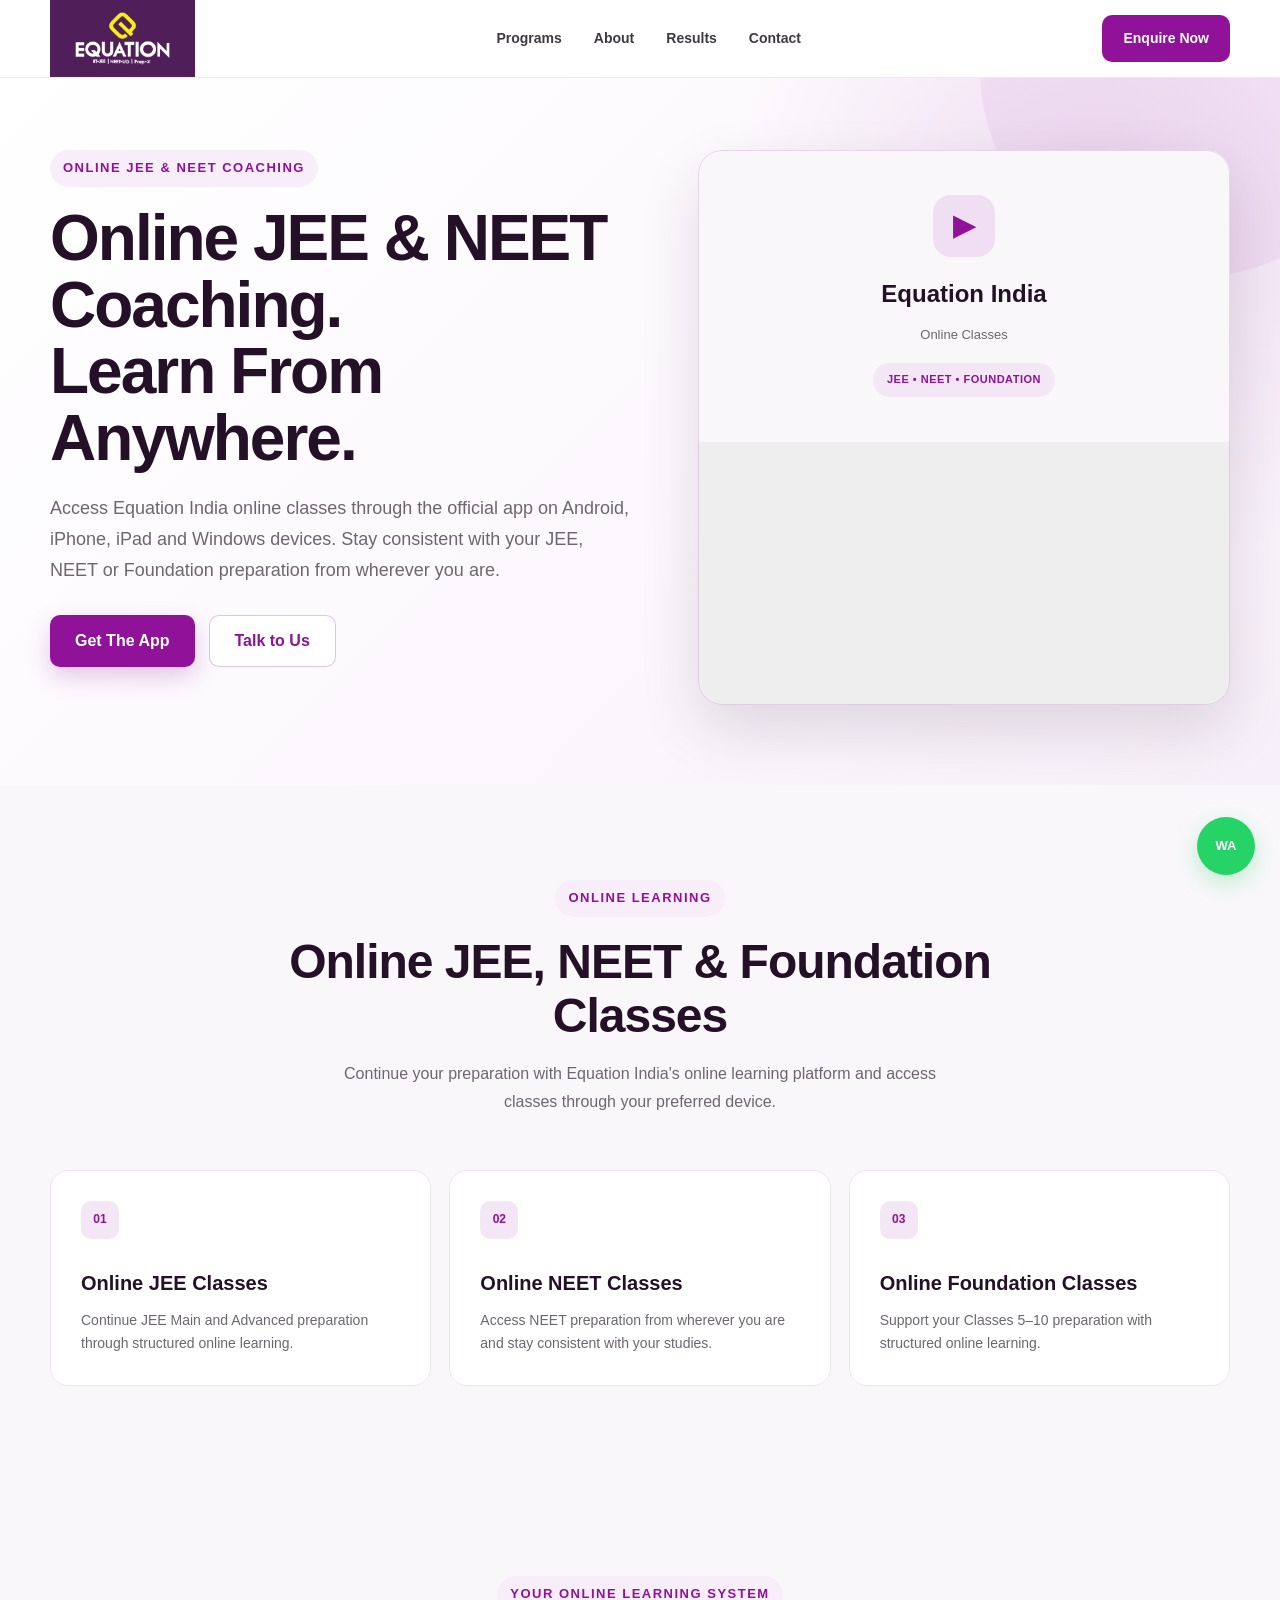
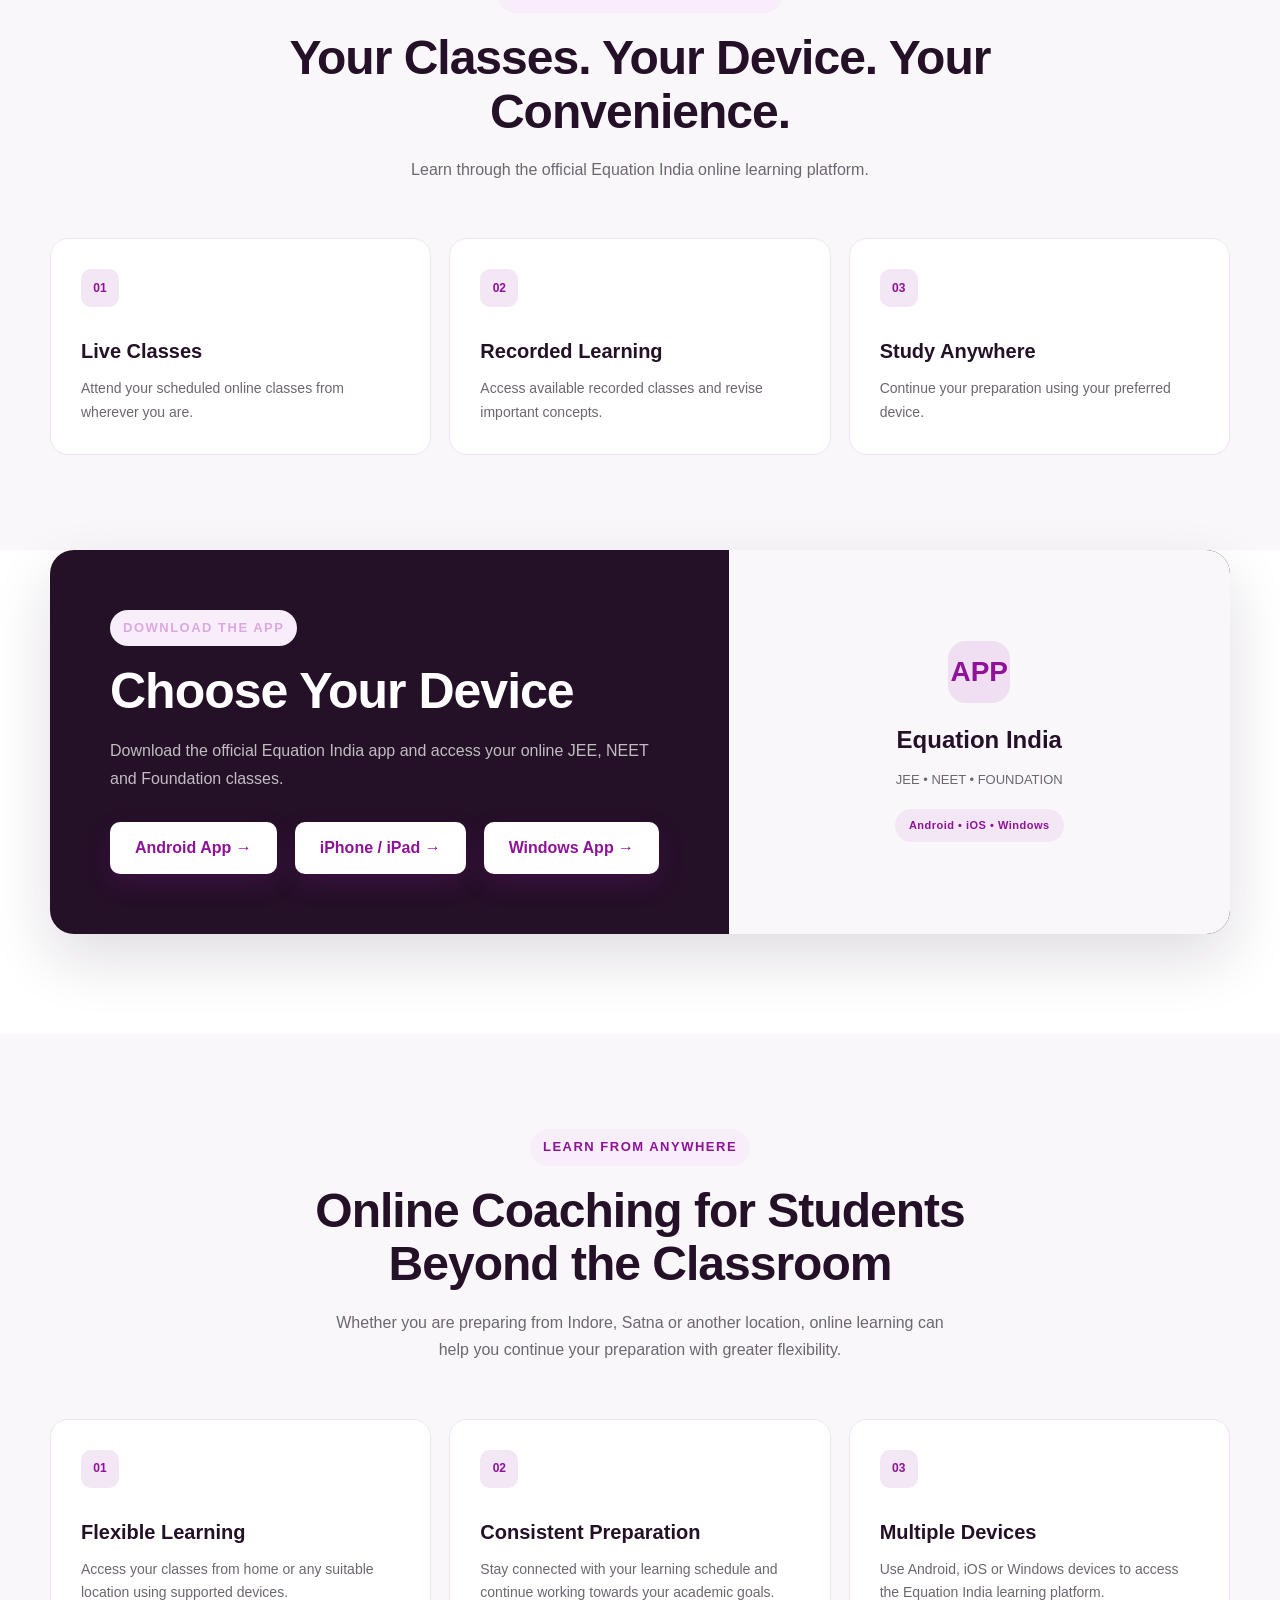
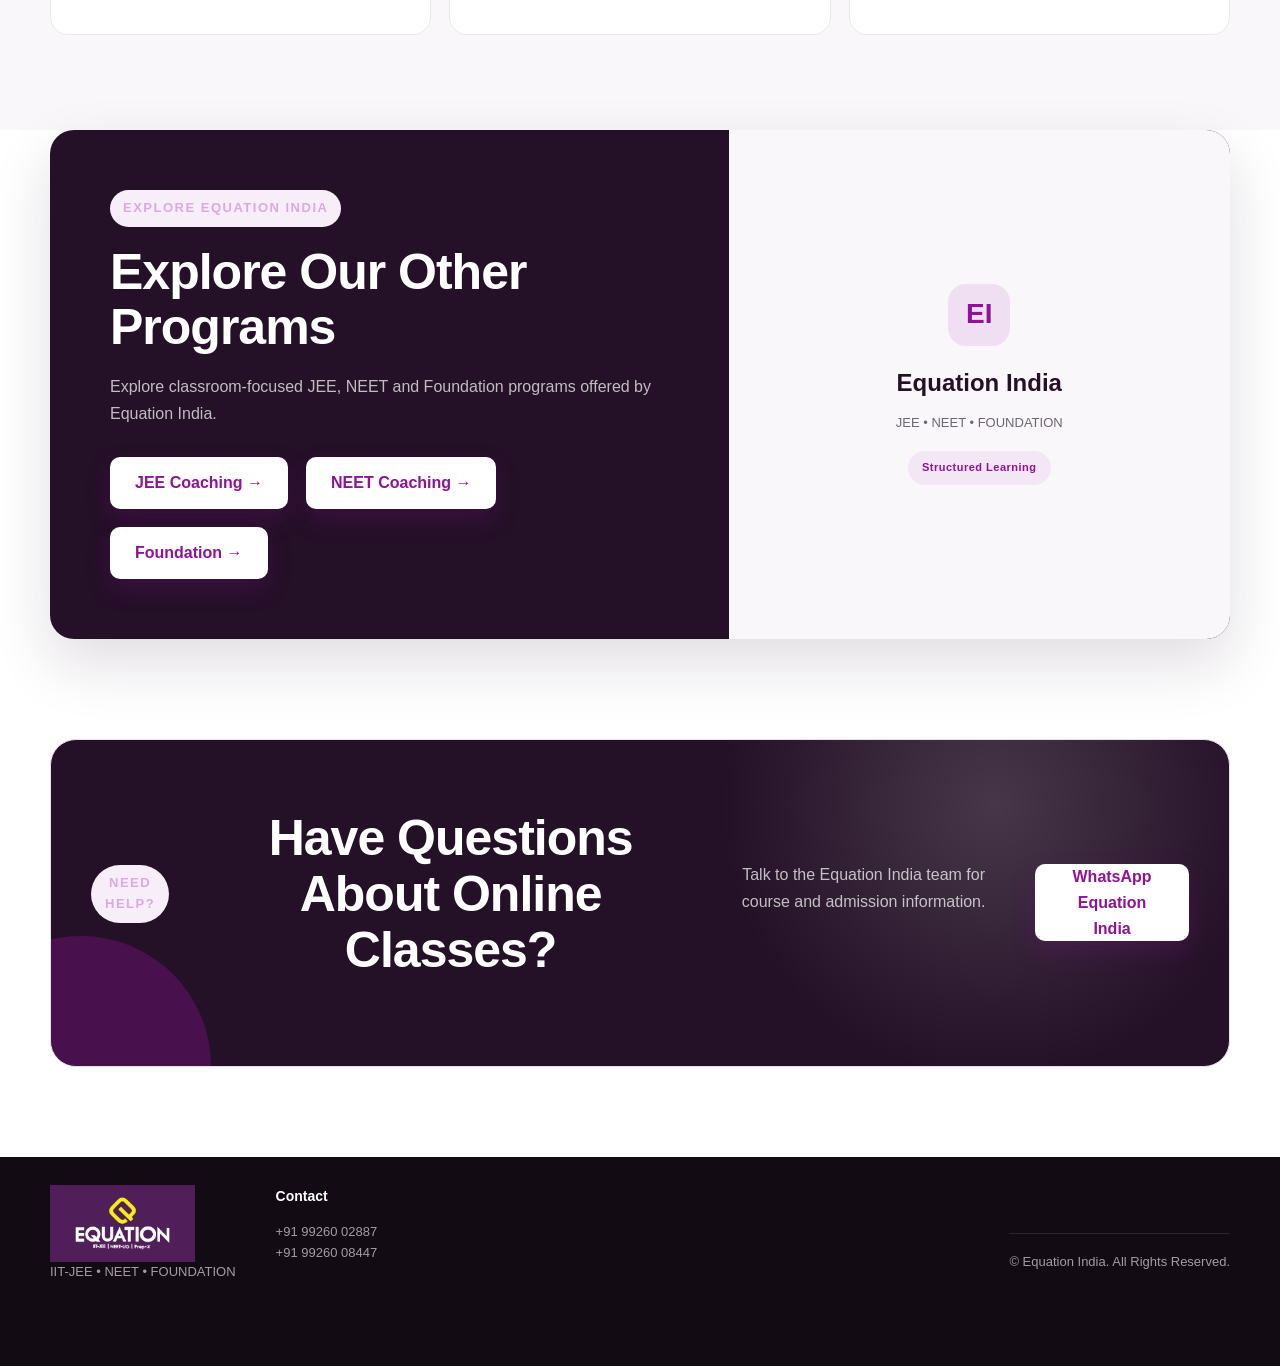
<file: online.html>
<!DOCTYPE html>
<html lang="en">

<head>

    <meta charset="UTF-8">

    <meta name="viewport" content="width=device-width, initial-scale=1.0">

    <title>Online JEE & NEET Coaching | Equation India Online Classes</title>

    <meta name="description"
          content="Join Equation India online JEE, NEET and Foundation classes with live and recorded learning through Android, iOS and Windows apps.">

    <meta name="robots"
          content="index, follow">

    <link rel="canonical"
          href="https://equation-india-website.netlify.app/online.html">


    <!-- Open Graph -->

    <meta property="og:type"
          content="website">

    <meta property="og:title"
          content="Online JEE & NEET Coaching | Equation India">

    <meta property="og:description"
          content="Access Equation India online JEE, NEET and Foundation classes through Android, iOS and Windows devices.">

    <meta property="og:url"
          content="https://equation-india-website.netlify.app/online.html">

    <meta property="og:site_name"
          content="Equation India">

    <meta property="og:image"
          content="https://equation-india-website.netlify.app/images/equation-logo.png">


    <!-- Twitter -->

    <meta name="twitter:card"
          content="summary_large_image">

    <meta name="twitter:title"
          content="Online JEE & NEET Coaching | Equation India">

    <meta name="twitter:description"
          content="Join Equation India online JEE, NEET and Foundation classes through Android, iOS and Windows apps.">

    <meta name="twitter:image"
          content="https://equation-india-website.netlify.app/images/equation-logo.png">


    <link rel="stylesheet" href="../css/style.css">
    <link rel="stylesheet" href="../css/landing.css">


    <!-- Structured Data -->

    <script type="application/ld+json">
    {
        "@context": "https://schema.org",
        "@type": "WebPage",
        "name": "Online JEE & NEET Coaching | Equation India",
        "url": "https://equation-india-website.netlify.app/online.html",
        "description": "Online JEE, NEET and Foundation classes through Android, iOS and Windows devices.",
        "isPartOf": {
            "@type": "WebSite",
            "name": "Equation India",
            "url": "https://equation-india-website.netlify.app/"
        },
        "publisher": {
            "@type": "EducationalOrganization",
            "name": "Equation India",
            "url": "https://equation-india-website.netlify.app/",
            "telephone": [
                "+91-9926002887",
                "+91-9926008447"
            ],
            "areaServed": [
                {
                    "@type": "City",
                    "name": "Indore"
                },
                {
                    "@type": "City",
                    "name": "Satna"
                }
            ]
        },
        "about": [
            {
                "@type": "Thing",
                "name": "Online JEE Coaching"
            },
            {
                "@type": "Thing",
                "name": "Online NEET Coaching"
            },
            {
                "@type": "Thing",
                "name": "Online Foundation Classes"
            }
        ]
    }
    </script>

</head>


<body>


<!-- HEADER -->

<header class="header">

    <div class="container nav">

        <a href="../index.html" class="logo">

            <img src="../images/equation-logo.png"
                 alt="Equation India - Online JEE and NEET Coaching">

        </a>


        <nav class="desktop-nav">

            <a href="../index.html#programs">
                Programs
            </a>

            <a href="../index.html#about">
                About
            </a>

            <a href="../index.html#results">
                Results
            </a>

            <a href="../index.html#contact">
                Contact
            </a>

        </nav>


        <a href="https://wa.me/919926008447?text=Hello%20Equation%20India%2C%20I%20want%20to%20know%20more%20about%20online%20classes."
           class="nav-button"
           target="_blank"
           rel="noopener noreferrer">

            Enquire Now

        </a>

    </div>

</header>



<!-- HERO -->

<section class="hero">

    <div class="container hero-grid">


        <div class="hero-content">

            <span class="eyebrow">
                ONLINE JEE & NEET COACHING
            </span>


            <h1>
                Online JEE & NEET Coaching.<br>
                Learn From Anywhere.
            </h1>


            <p>
                Access Equation India online classes through
                the official app on Android, iPhone, iPad
                and Windows devices. Stay consistent with
                your JEE, NEET or Foundation preparation
                from wherever you are.
            </p>


            <div class="hero-actions">

                <a href="#download"
                   class="btn-primary">

                    Get The App

                </a>


                <a href="https://wa.me/919926008447?text=Hello%20Equation%20India%2C%20I%20want%20information%20about%20online%20classes."
                   class="btn-secondary"
                   target="_blank"
                   rel="noopener noreferrer">

                    Talk to Us

                </a>

            </div>

        </div>



        <div class="hero-image">

            <div class="payment-placeholder">

                <div class="payment-icon">
                    ▶
                </div>


                <h3>
                    Equation India
                </h3>


                <p>
                    Online Classes
                </p>


                <span>
                    JEE • NEET • FOUNDATION
                </span>

            </div>

        </div>

    </div>

</section>



<!-- ONLINE PROGRAMS -->

<section class="what-you-get">

    <div class="container">


        <div class="section-heading">

            <span class="eyebrow">
                ONLINE LEARNING
            </span>


            <h2>
                Online JEE, NEET & Foundation Classes
            </h2>


            <p>
                Continue your preparation with Equation India's
                online learning platform and access classes
                through your preferred device.
            </p>

        </div>



        <div class="feature-grid">


            <div class="feature-item">

                <span>
                    01
                </span>


                <h3>
                    Online JEE Classes
                </h3>


                <p>
                    Continue JEE Main and Advanced preparation
                    through structured online learning.
                </p>

            </div>


            <div class="feature-item">

                <span>
                    02
                </span>


                <h3>
                    Online NEET Classes
                </h3>


                <p>
                    Access NEET preparation from wherever you
                    are and stay consistent with your studies.
                </p>

            </div>


            <div class="feature-item">

                <span>
                    03
                </span>


                <h3>
                    Online Foundation Classes
                </h3>


                <p>
                    Support your Classes 5–10 preparation with
                    structured online learning.
                </p>

            </div>


        </div>

    </div>

</section>



<!-- FEATURES -->

<section class="what-you-get">

    <div class="container">


        <div class="section-heading">

            <span class="eyebrow">
                YOUR ONLINE LEARNING SYSTEM
            </span>


            <h2>
                Your Classes. Your Device. Your Convenience.
            </h2>


            <p>
                Learn through the official Equation India
                online learning platform.
            </p>

        </div>


        <div class="feature-grid">


            <div class="feature-item">

                <span>
                    01
                </span>


                <h3>
                    Live Classes
                </h3>


                <p>
                    Attend your scheduled online classes
                    from wherever you are.
                </p>

            </div>


            <div class="feature-item">

                <span>
                    02
                </span>


                <h3>
                    Recorded Learning
                </h3>


                <p>
                    Access available recorded classes
                    and revise important concepts.
                </p>

            </div>


            <div class="feature-item">

                <span>
                    03
                </span>


                <h3>
                    Study Anywhere
                </h3>


                <p>
                    Continue your preparation using
                    your preferred device.
                </p>

            </div>


        </div>

    </div>

</section>



<!-- APP DOWNLOAD -->

<section class="admission-section"
         id="download">

    <div class="container admission-box">


        <div class="admission-content">

            <span class="eyebrow">
                DOWNLOAD THE APP
            </span>


            <h2>
                Choose Your Device
            </h2>


            <p>
                Download the official Equation India app
                and access your online JEE, NEET and
                Foundation classes.
            </p>


            <div class="admission-actions">


                <a href="https://play.google.com/store/apps/details?id=com.classiolabs.equation&pcampaignid=web_share"
                   class="btn-primary"
                   target="_blank"
                   rel="noopener noreferrer">

                    Android App →

                </a>


                <a href="https://apps.apple.com/in/app/equation-india/id6774306838"
                   class="btn-primary"
                   target="_blank"
                   rel="noopener noreferrer">

                    iPhone / iPad →

                </a>


                <a href="https://apps.microsoft.com/detail/9N36CD055352?hl=en-us&gl=US&ocid=pdpshare"
                   class="btn-primary"
                   target="_blank"
                   rel="noopener noreferrer">

                    Windows App →

                </a>


            </div>

        </div>



        <div class="payment-placeholder">

            <div class="payment-icon">
                APP
            </div>


            <h3>
                Equation India
            </h3>


            <p>
                JEE • NEET • FOUNDATION
            </p>


            <span>
                Android • iOS • Windows
            </span>

        </div>

    </div>

</section>



<!-- LOCAL / ONLINE LEARNING INFORMATION -->

<section class="what-you-get">

    <div class="container">


        <div class="section-heading">

            <span class="eyebrow">
                LEARN FROM ANYWHERE
            </span>


            <h2>
                Online Coaching for Students Beyond the Classroom
            </h2>


            <p>
                Whether you are preparing from Indore, Satna
                or another location, online learning can help
                you continue your preparation with greater flexibility.
            </p>

        </div>


        <div class="feature-grid">


            <div class="feature-item">

                <span>
                    01
                </span>


                <h3>
                    Flexible Learning
                </h3>


                <p>
                    Access your classes from home or any suitable
                    location using supported devices.
                </p>

            </div>


            <div class="feature-item">

                <span>
                    02
                </span>


                <h3>
                    Consistent Preparation
                </h3>


                <p>
                    Stay connected with your learning schedule
                    and continue working towards your academic goals.
                </p>

            </div>


            <div class="feature-item">

                <span>
                    03
                </span>


                <h3>
                    Multiple Devices
                </h3>


                <p>
                    Use Android, iOS or Windows devices to
                    access the Equation India learning platform.
                </p>

            </div>


        </div>

    </div>

</section>



<!-- RELATED PROGRAMS -->

<section class="admission-section">

    <div class="container admission-box">


        <div class="admission-content">

            <span class="eyebrow">
                EXPLORE EQUATION INDIA
            </span>


            <h2>
                Explore Our Other Programs
            </h2>


            <p>
                Explore classroom-focused JEE, NEET and
                Foundation programs offered by Equation India.
            </p>


            <div class="admission-actions">


                <a href="../jee.html"
                   class="btn-primary">

                    JEE Coaching →

                </a>


                <a href="../neet.html"
                   class="btn-primary">

                    NEET Coaching →

                </a>


                <a href="../foundation.html"
                   class="btn-primary">

                    Foundation →

                </a>


            </div>

        </div>



        <div class="payment-placeholder">

            <div class="payment-icon">
                EI
            </div>


            <h3>
                Equation India
            </h3>


            <p>
                JEE • NEET • FOUNDATION
            </p>


            <span>
                Structured Learning
            </span>

        </div>


    </div>

</section>



<!-- CTA -->

<section id="contact">

    <div class="container">

        <div class="cta-box">

            <span class="eyebrow">
                NEED HELP?
            </span>


            <h2>
                Have Questions About Online Classes?
            </h2>


            <p>
                Talk to the Equation India team
                for course and admission information.
            </p>


            <a href="https://wa.me/919926008447?text=Hello%20Equation%20India%2C%20I%20want%20information%20about%20online%20classes."
               class="btn-primary"
               target="_blank"
               rel="noopener noreferrer">

                WhatsApp Equation India

            </a>

        </div>

    </div>

</section>



<!-- FOOTER -->

<footer class="footer">

    <div class="container">


        <div class="footer-grid">


            <div>

                <img src="../images/equation-logo.png"
                     alt="Equation India - Online JEE NEET Foundation Classes"
                     style="width:145px;">


                <p>
                    IIT-JEE • NEET • FOUNDATION
                </p>

            </div>



            <div>

                <h4>
                    Contact
                </h4>


                <p>
                    +91 99260 02887
                </p>


                <p>
                    +91 99260 08447
                </p>

            </div>

        </div>


        <div class="footer-bottom">

            <p>
                © Equation India. All Rights Reserved.
            </p>

        </div>

    </div>

</footer>



<!-- FLOATING WHATSAPP -->

<a href="https://wa.me/919926008447?text=Hello%20Equation%20India%2C%20I%20want%20information%20about%20online%20classes."
   class="whatsapp-float"
   target="_blank"
   rel="noopener noreferrer"
   aria-label="Chat with Equation India on WhatsApp">

    WA

</a>


<script src="../js/script.js"></script>


</body>

</html>
</file>
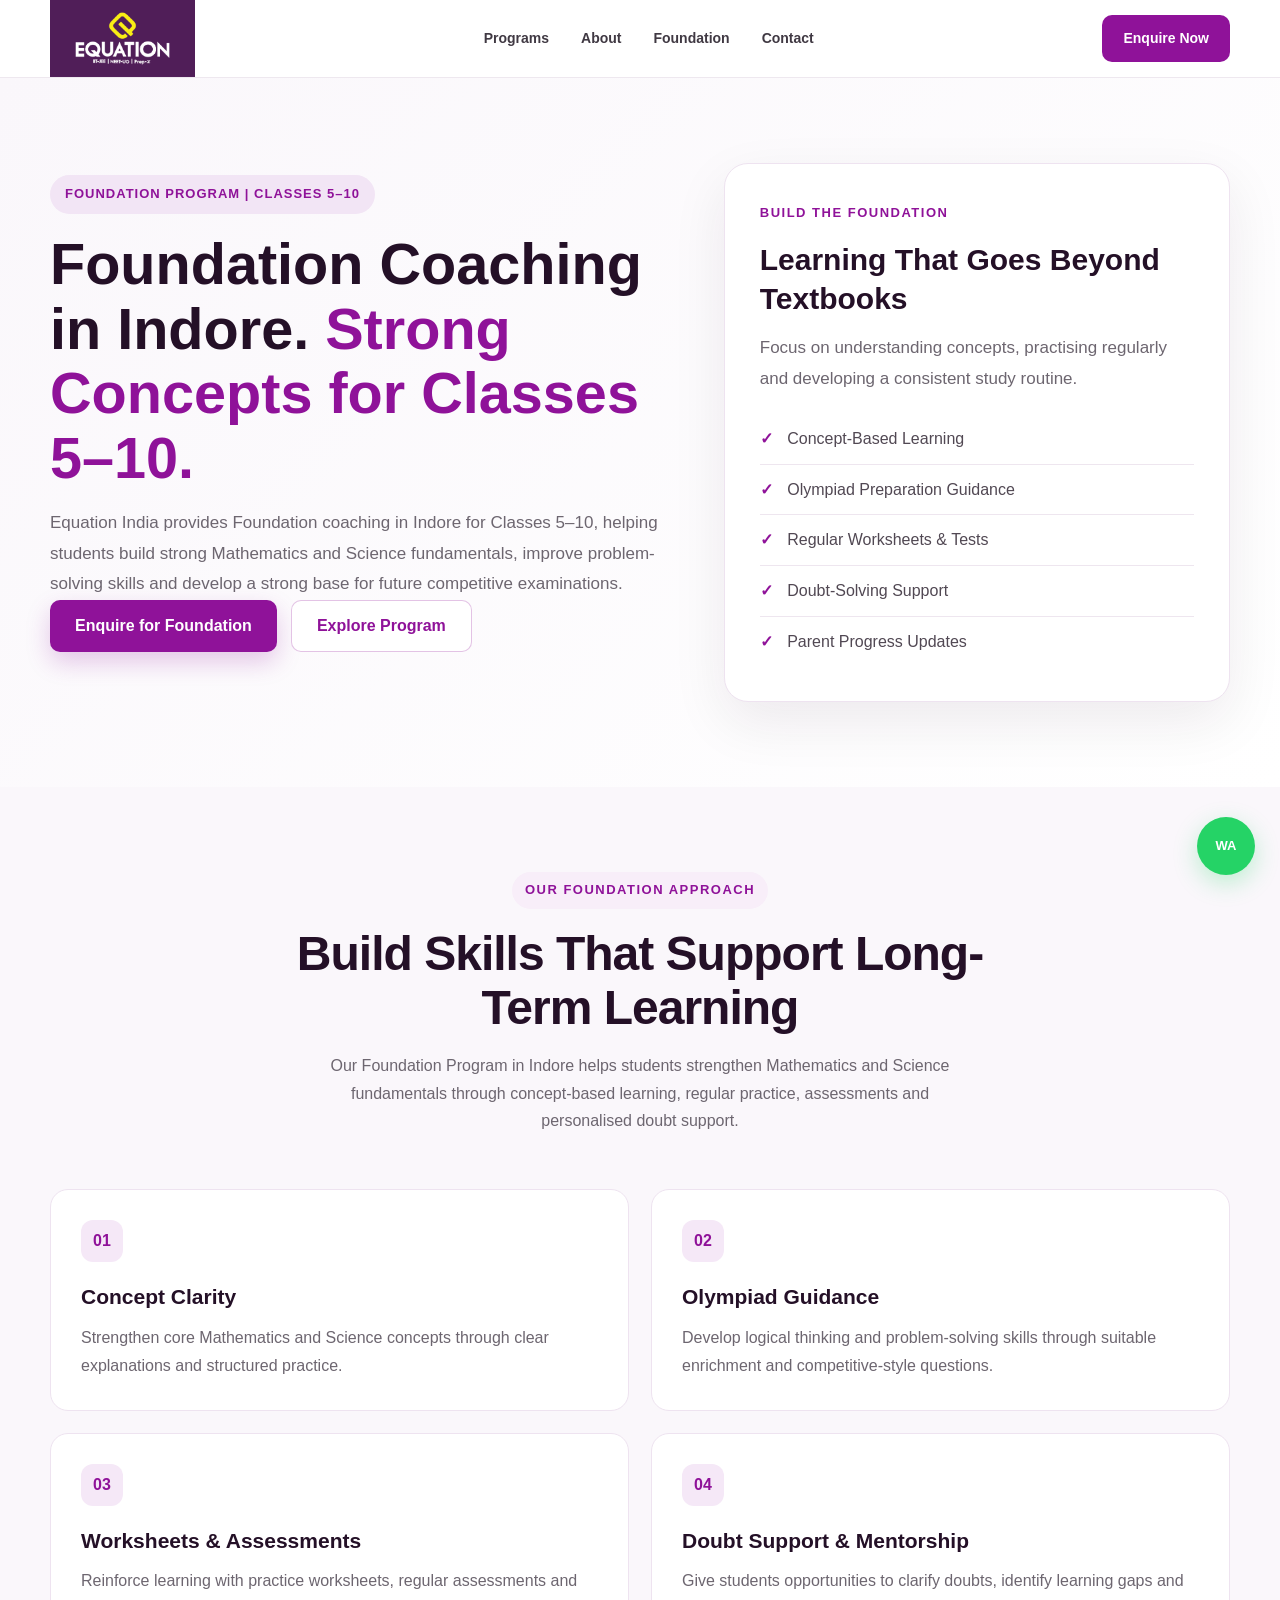
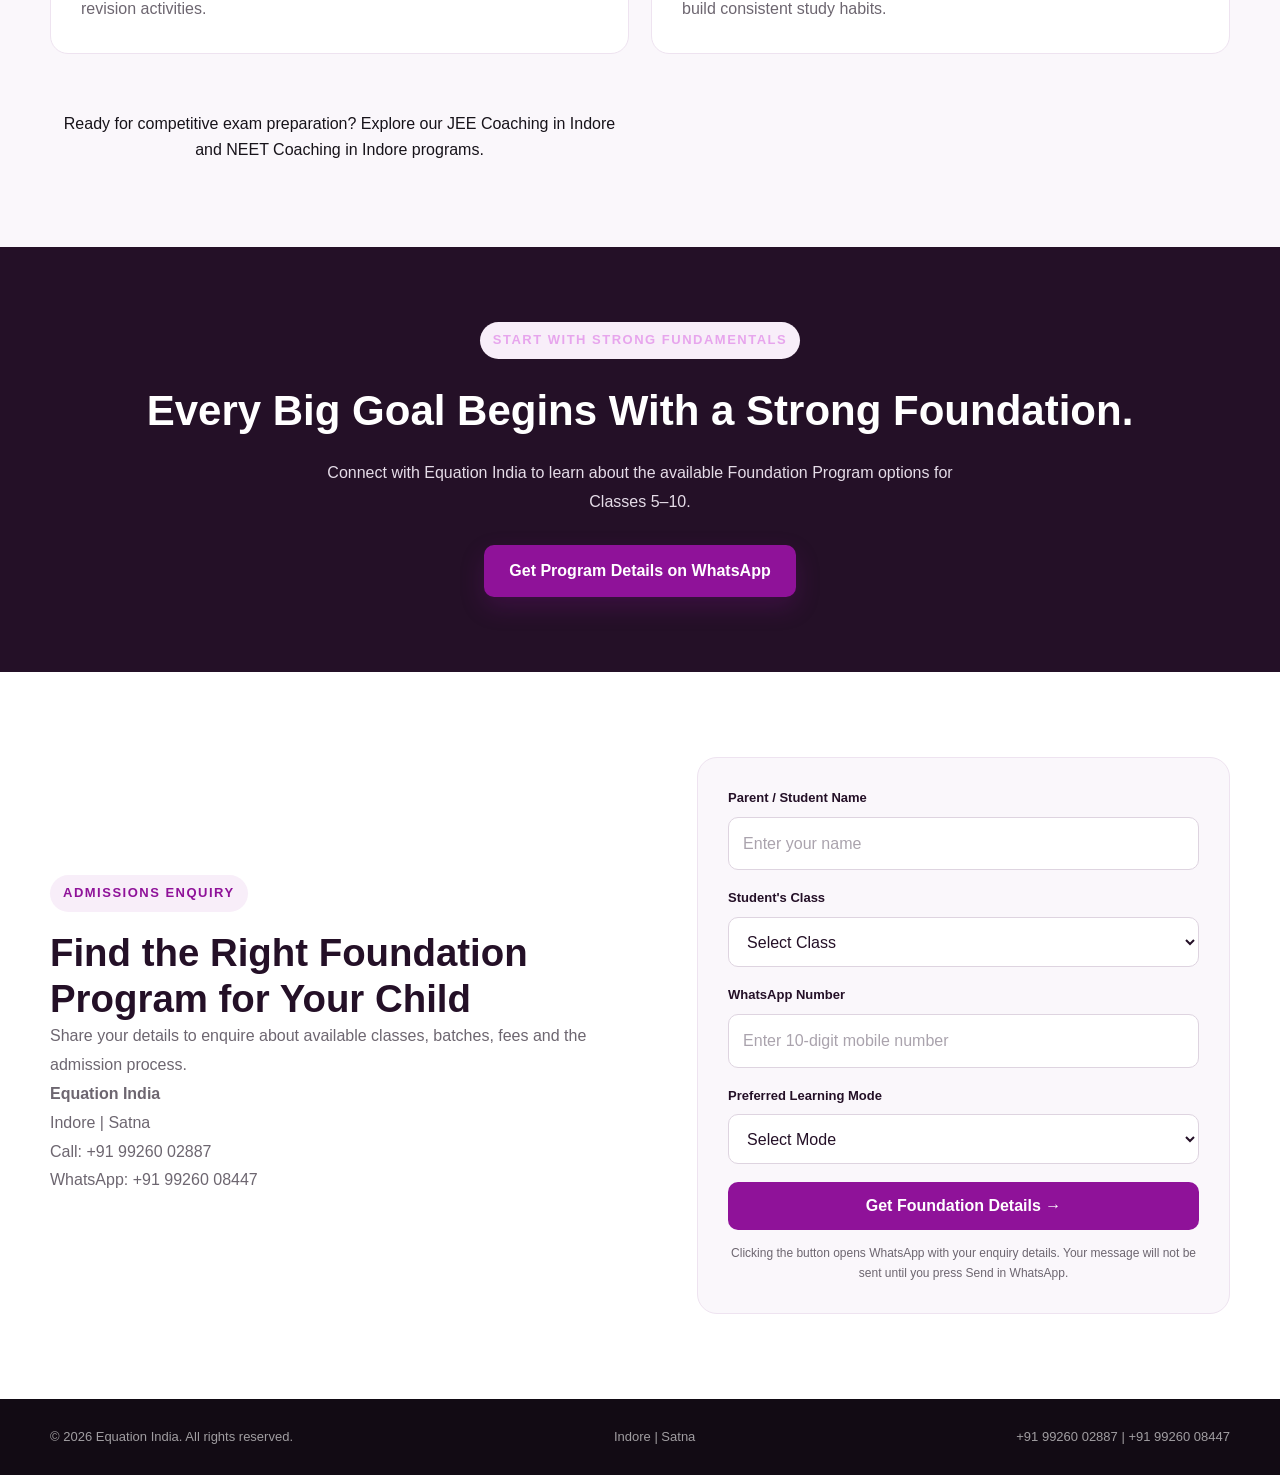
<file: pages/foundation.html>
<!DOCTYPE html>
<html lang="en">
<head>
    <meta charset="UTF-8">
    <meta name="viewport" content="width=device-width, initial-scale=1.0">

   <title>Foundation Coaching in Indore | Classes 5–10 | Equation India</title>

   <meta name="description"
      content="Equation India offers Foundation coaching in Indore for Classes 5–10 with concept-based learning, Mathematics and Science preparation, regular tests and doubt support.">

<meta name="robots" content="index, follow">

<link rel="canonical"
      href="https://equation-india-website.netlify.app/pages/foundation.html">
    
    <link rel="stylesheet" href="../css/style.css">
    <link rel="stylesheet" href="../css/landing.css">

    <style>
        .foundation-hero {
            padding: 85px 0;
            background: linear-gradient(135deg, #faf7fb, #ffffff);
        }

        .foundation-hero-grid {
            display: grid;
            grid-template-columns: 1.1fr 0.9fr;
            align-items: center;
            gap: 55px;
        }

        .foundation-hero h1 {
            color: #241027;
            font-size: clamp(36px, 4.5vw, 58px);
            line-height: 1.12;
            margin: 18px 0;
        }

        .foundation-hero h1 span {
            color: #8f1299;
        }

        .foundation-hero p {
            color: #6d6670;
            line-height: 1.8;
            font-size: 17px;
        }

        .foundation-tag {
            display: inline-block;
            padding: 9px 15px;
            border-radius: 30px;
            background: #f2e5f5;
            color: #8f1299;
            font-size: 13px;
            font-weight: 800;
            letter-spacing: 1px;
        }

        .foundation-visual {
            background: #ffffff;
            padding: 35px;
            border: 1px solid #eee3f0;
            border-radius: 24px;
            box-shadow: 0 20px 55px rgba(36,16,39,0.08);
        }

        .foundation-visual .visual-label {
            color: #8f1299;
            font-weight: 800;
            font-size: 13px;
            letter-spacing: 1.5px;
        }

        .foundation-visual h2 {
            font-size: 30px;
            line-height: 1.3;
            color: #241027;
            margin: 15px 0;
        }

        .foundation-visual ul {
            list-style: none;
            padding: 0;
            margin: 20px 0 0;
        }

        .foundation-visual li {
            padding: 12px 0;
            border-bottom: 1px solid #eee6ef;
            color: #514853;
        }

        .foundation-visual li:last-child {
            border-bottom: none;
        }

        .foundation-visual li span {
            color: #8f1299;
            font-weight: 800;
            margin-right: 10px;
        }

        .foundation-programs {
            padding: 85px 0;
            background: #faf7fb;
        }

        .foundation-card-grid {
            display: grid;
            grid-template-columns: repeat(2, minmax(0, 1fr));
            gap: 22px;
            margin-top: 40px;
        }

        .foundation-card {
            padding: 30px;
            border: 1px solid #eee3f0;
            border-radius: 18px;
            background: #ffffff;
            transition: 0.25s ease;
        }

        .foundation-card:hover {
            transform: translateY(-4px);
            box-shadow: 0 14px 30px rgba(143,18,153,0.10);
        }

        .foundation-card .card-number {
            display: inline-flex;
            align-items: center;
            justify-content: center;
            width: 42px;
            height: 42px;
            border-radius: 12px;
            background: #f5e8f7;
            color: #8f1299;
            font-weight: 800;
            margin-bottom: 18px;
        }

        .foundation-card h3 {
            color: #241027;
            margin: 0 0 10px;
            font-size: 21px;
        }

        .foundation-card p {
            color: #6d6670;
            line-height: 1.75;
            margin: 0;
        }

        .foundation-cta {
            padding: 75px 0;
            background: #241027;
            color: #ffffff;
            text-align: center;
        }

        .foundation-cta h2 {
            font-size: clamp(28px, 4vw, 42px);
            margin: 0 0 15px;
        }

        .foundation-cta p {
            max-width: 650px;
            margin: 0 auto 28px;
            color: #e5dce8;
            line-height: 1.8;
        }

        .foundation-cta .eyebrow {
            color: #e7a5ed;
        }

        .foundation-form-section {
            padding: 85px 0;
            background: #ffffff;
        }

        .foundation-form-grid {
            display: grid;
            grid-template-columns: 1fr 0.9fr;
            gap: 55px;
            align-items: center;
        }

        .foundation-form-copy h2 {
            color: #241027;
            font-size: clamp(28px, 3vw, 40px);
            line-height: 1.2;
        }

        .foundation-form-copy p {
            color: #6d6670;
            line-height: 1.8;
        }

        .foundation-form {
            background: #faf7fb;
            border: 1px solid #eee3f0;
            border-radius: 20px;
            padding: 30px;
        }

        .foundation-form .form-group {
            margin-bottom: 18px;
        }

        .foundation-form label {
            display: block;
            margin-bottom: 8px;
            color: #241027;
            font-weight: 700;
        }

        .foundation-form input,
        .foundation-form select {
            width: 100%;
            box-sizing: border-box;
            padding: 13px 14px;
            border: 1px solid #ded4e0;
            border-radius: 10px;
            background: #ffffff;
            font: inherit;
        }

        .foundation-form input:focus,
        .foundation-form select:focus {
            outline: 2px solid #dcb5e1;
            border-color: #8f1299;
        }

        .foundation-submit {
            width: 100%;
            border: none;
            border-radius: 10px;
            padding: 15px;
            background: #8f1299;
            color: #ffffff;
            font-size: 16px;
            font-weight: 800;
            cursor: pointer;
        }

        .foundation-submit:hover {
            background: #741080;
        }

        .foundation-form .form-note {
            font-size: 12px;
            line-height: 1.6;
            color: #6d6670;
            margin: 14px 0 0;
        }

        @media (max-width: 760px) {
            .foundation-hero {
                padding: 55px 0;
            }

            .foundation-hero-grid,
            .foundation-form-grid {
                grid-template-columns: 1fr;
                gap: 30px;
            }

            .foundation-visual {
                padding: 25px;
            }

            .foundation-programs,
            .foundation-form-section {
                padding: 60px 0;
            }

            .foundation-card-grid {
                grid-template-columns: 1fr;
                gap: 16px;
            }

            .foundation-card {
                padding: 24px;
            }
        }
    </style>
</head>

<body>

<header class="header">
    <div class="container nav">
        <a href="../index.html" class="logo">
            <img src="../images/equation-logo.png" alt="Equation India">
        </a>

        <nav class="desktop-nav">
            <a href="../index.html#programs">Programs</a>
            <a href="../index.html#about">About</a>
            <a href="#foundation-program">Foundation</a>
            <a href="#foundation-contact">Contact</a>
        </nav>

        <a href="https://wa.me/919926008447?text=Hello%20Equation%20India%2C%20I%20want%20to%20know%20about%20the%20Foundation%20Program."
           class="nav-button"
           target="_blank"
           rel="noopener noreferrer">
            Enquire Now
        </a>
    </div>
</header>

<main>

    <!-- HERO SECTION -->

    <section class="foundation-hero">
        <div class="container foundation-hero-grid">

            <div>
                <span class="foundation-tag">
                    FOUNDATION PROGRAM | CLASSES 5–10
                </span>

               <h1>
    Foundation Coaching in Indore.
    <span>Strong Concepts for Classes 5–10.</span>
</h1>

              <p>
    Equation India provides Foundation coaching in Indore for
    Classes 5–10, helping students build strong Mathematics and
    Science fundamentals, improve problem-solving skills and
    develop a strong base for future competitive examinations.
</p>

                <div class="hero-actions">
                    <a href="#foundation-contact" class="btn-primary">
                        Enquire for Foundation
                    </a>

                    <a href="#foundation-program" class="btn-secondary">
                        Explore Program
                    </a>
                </div>
            </div>

            <div class="foundation-visual">
                <span class="visual-label">BUILD THE FOUNDATION</span>

                <h2>
                    Learning That Goes Beyond Textbooks
                </h2>

                <p>
                    Focus on understanding concepts, practising
                    regularly and developing a consistent study routine.
                </p>

                <ul>
                    <li><span>✓</span> Concept-Based Learning</li>
                    <li><span>✓</span> Olympiad Preparation Guidance</li>
                    <li><span>✓</span> Regular Worksheets & Tests</li>
                    <li><span>✓</span> Doubt-Solving Support</li>
                    <li><span>✓</span> Parent Progress Updates</li>
                </ul>
            </div>

        </div>
    </section>

    <!-- PROGRAM FEATURES -->

    <section class="foundation-programs" id="foundation-program">
        <div class="container">

            <div class="section-heading">
                <span class="eyebrow">OUR FOUNDATION APPROACH</span>

                <h2>
                    Build Skills That Support Long-Term Learning
                </h2>

                <p>
    Our Foundation Program in Indore helps students strengthen
    Mathematics and Science fundamentals through concept-based
    learning, regular practice, assessments and personalised doubt support.
</p>
            </div>

            <div class="foundation-card-grid">

                <article class="foundation-card">
                    <span class="card-number">01</span>
                    <h3>Concept Clarity</h3>
                    <p>
                        Strengthen core Mathematics and Science concepts
                        through clear explanations and structured practice.
                    </p>
                </article>

                <article class="foundation-card">
                    <span class="card-number">02</span>
                    <h3>Olympiad Guidance</h3>
                    <p>
                        Develop logical thinking and problem-solving skills
                        through suitable enrichment and competitive-style questions.
                    </p>
                </article>

                <article class="foundation-card">
                    <span class="card-number">03</span>
                    <h3>Worksheets & Assessments</h3>
                    <p>
                        Reinforce learning with practice worksheets,
                        regular assessments and revision activities.
                    </p>
                </article>

                <article class="foundation-card">
                    <span class="card-number">04</span>
                    <h3>Doubt Support & Mentorship</h3>
                    <p>
                        Give students opportunities to clarify doubts,
                        identify learning gaps and build consistent study habits.
                    </p>
                </article>

<div style="margin-top:35px; text-align:center;">
    <p>
        Ready for competitive exam preparation?
        Explore our
        <a href="jee.html">JEE Coaching in Indore</a>
        and
        <a href="neet.html">NEET Coaching in Indore</a>
        programs.
    </p>
</div>
                
            </div>
        </div>
    </section>

    <!-- CALL TO ACTION -->

    <section class="foundation-cta">
        <div class="container">
            <span class="eyebrow">START WITH STRONG FUNDAMENTALS</span>

            <h2>
                Every Big Goal Begins With a Strong Foundation.
            </h2>

            <p>
                Connect with Equation India to learn about the
                available Foundation Program options for Classes 5–10.
            </p>

            <a href="https://wa.me/919926008447?text=Hello%20Equation%20India%2C%20please%20share%20Foundation%20Program%20details%20for%20Classes%205%20to%2010."
               class="btn-primary"
               target="_blank"
               rel="noopener noreferrer">
                Get Program Details on WhatsApp
            </a>
        </div>
    </section>

    <!-- ENQUIRY FORM -->

    <section class="foundation-form-section" id="foundation-contact">
        <div class="container foundation-form-grid">

            <div class="foundation-form-copy">
                <span class="eyebrow">ADMISSIONS ENQUIRY</span>

                <h2>
                    Find the Right Foundation Program for Your Child
                </h2>

                <p>
                    Share your details to enquire about available
                    classes, batches, fees and the admission process.
                </p>

                <p>
                    <strong>Equation India</strong><br>
                    Indore | Satna
                </p>

                <p>
                    Call: +91 99260 02887<br>
                    WhatsApp: +91 99260 08447
                </p>
            </div>

            <div class="foundation-form">
                <form id="foundationEnquiryForm">

                    <div class="form-group">
                        <label for="foundationParentName">
                            Parent / Student Name
                        </label>

                        <input
                            type="text"
                            id="foundationParentName"
                            name="name"
                            placeholder="Enter your name"
                            required>
                    </div>

                    <div class="form-group">
                        <label for="foundationClass">
                            Student's Class
                        </label>

                        <select id="foundationClass" name="class" required>
                            <option value="">Select Class</option>
                            <option value="Class 5">Class 5</option>
                            <option value="Class 6">Class 6</option>
                            <option value="Class 7">Class 7</option>
                            <option value="Class 8">Class 8</option>
                            <option value="Class 9">Class 9</option>
                            <option value="Class 10">Class 10</option>
                        </select>
                    </div>

                    <div class="form-group">
                        <label for="foundationPhone">
                            WhatsApp Number
                        </label>

                        <input
                            type="tel"
                            id="foundationPhone"
                            name="phone"
                            placeholder="Enter 10-digit mobile number"
                            pattern="[6-9][0-9]{9}"
                            maxlength="10"
                            inputmode="numeric"
                            required>
                    </div>

                    <div class="form-group">
                        <label for="foundationMode">
                            Preferred Learning Mode
                        </label>

                        <select id="foundationMode" name="mode" required>
                            <option value="">Select Mode</option>
                            <option value="Offline">Offline</option>
                            <option value="Online">Online</option>
                            <option value="Need Guidance">Need Guidance</option>
                        </select>
                    </div>

                    <button type="submit" class="foundation-submit">
                        Get Foundation Details →
                    </button>

                    <p class="form-note">
                        Clicking the button opens WhatsApp with your
                        enquiry details. Your message will not be sent
                        until you press Send in WhatsApp.
                    </p>

                </form>
            </div>

        </div>
    </section>

</main>

<footer class="footer">
    <div class="container">
        <p>© 2026 Equation India. All rights reserved.</p>
        <p>Indore | Satna</p>
        <p>+91 99260 02887 | +91 99260 08447</p>
    </div>
</footer>

<a href="https://wa.me/919926008447?text=Hello%20Equation%20India%2C%20I%20want%20to%20know%20about%20the%20Foundation%20Program."
   class="whatsapp-float"
   target="_blank"
   rel="noopener noreferrer"
   aria-label="Chat with Equation India on WhatsApp">
    WA
</a>

<script src="../js/script.js"></script>

<script>
document.getElementById("foundationEnquiryForm").addEventListener("submit", function(event) {
    event.preventDefault();

    const name = document.getElementById("foundationParentName").value.trim();
    const studentClass = document.getElementById("foundationClass").value;
    const phone = document.getElementById("foundationPhone").value.trim();
    const mode = document.getElementById("foundationMode").value;

    const message =
        "Hello Equation India,%0A%0A" +
        "I want information about the Foundation Program.%0A%0A" +
        "Parent / Student Name: " + encodeURIComponent(name) + "%0A" +
        "Class: " + encodeURIComponent(studentClass) + "%0A" +
        "WhatsApp Number: " + encodeURIComponent(phone) + "%0A" +
        "Preferred Mode: " + encodeURIComponent(mode);

    const whatsappURL = "https://wa.me/919926008447?text=" + message;

    window.open(whatsappURL, "_blank");
});
</script>

</body>
</html>
</file>
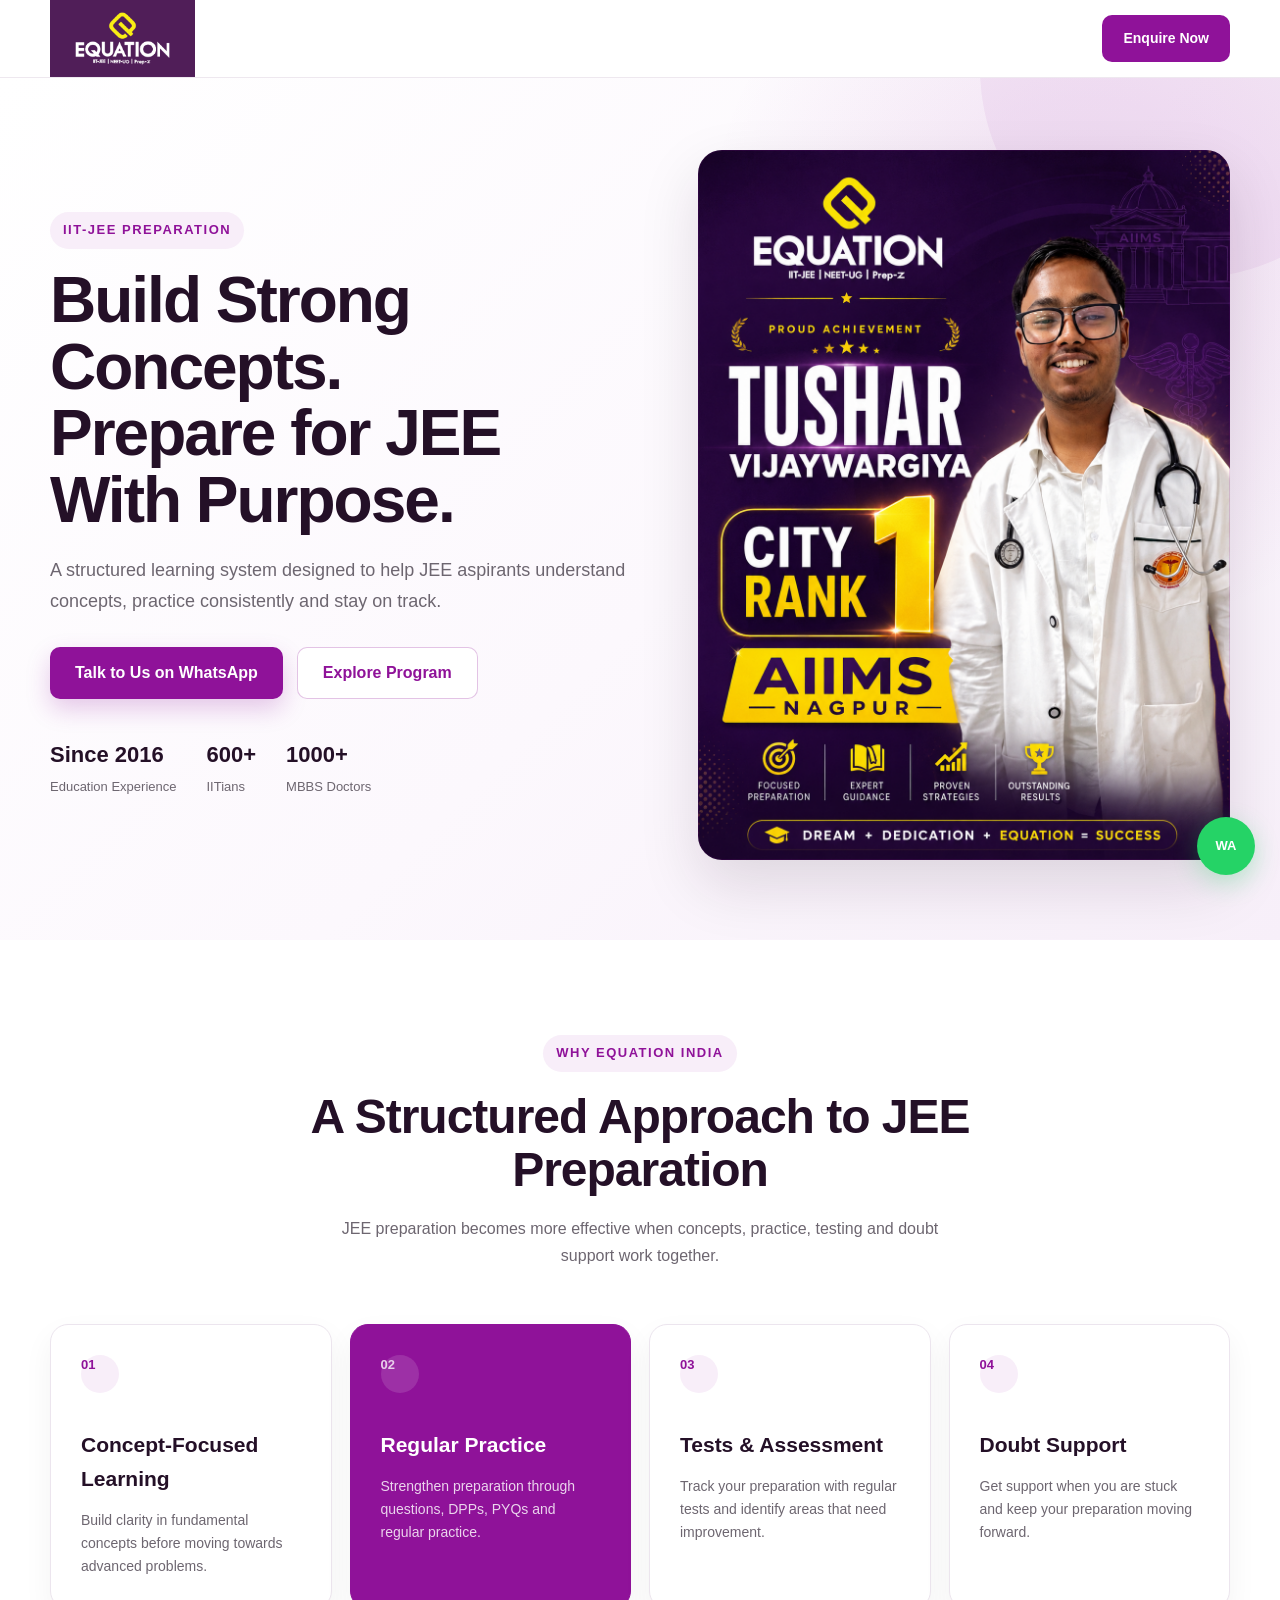
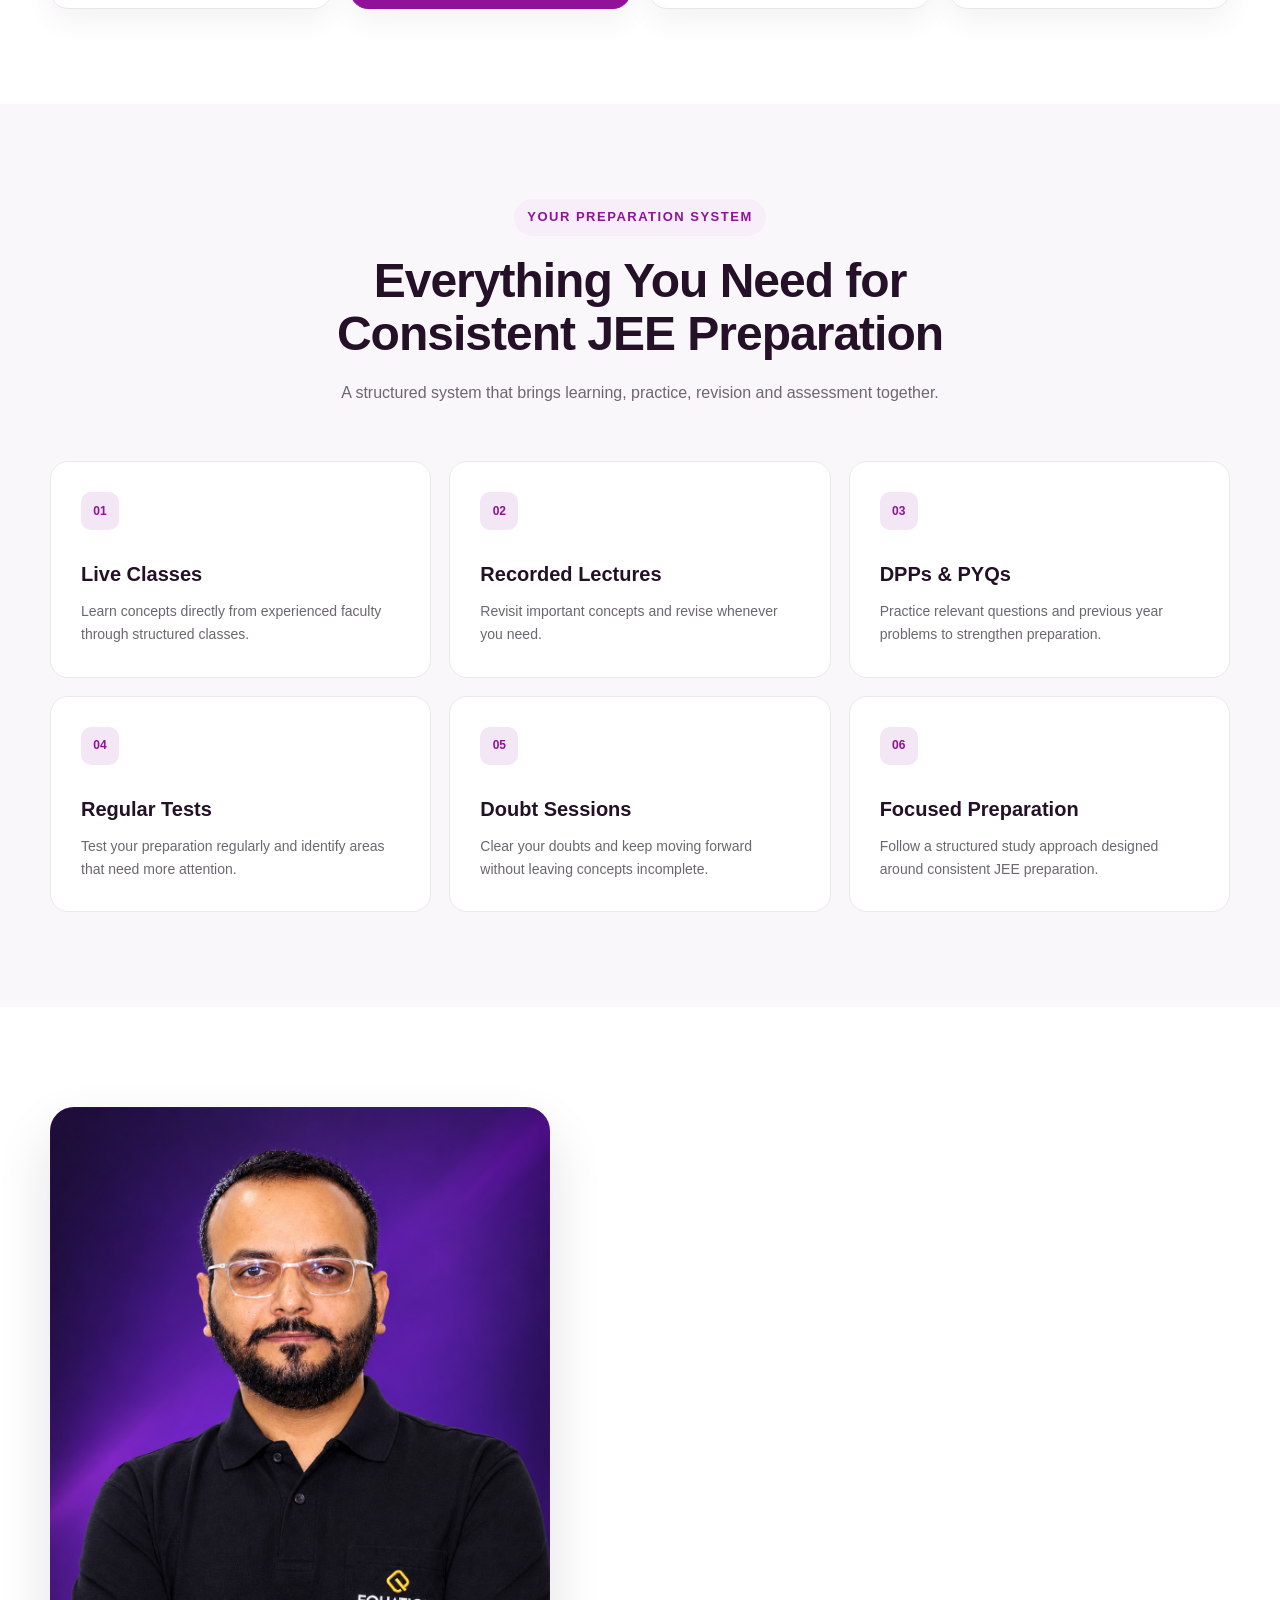
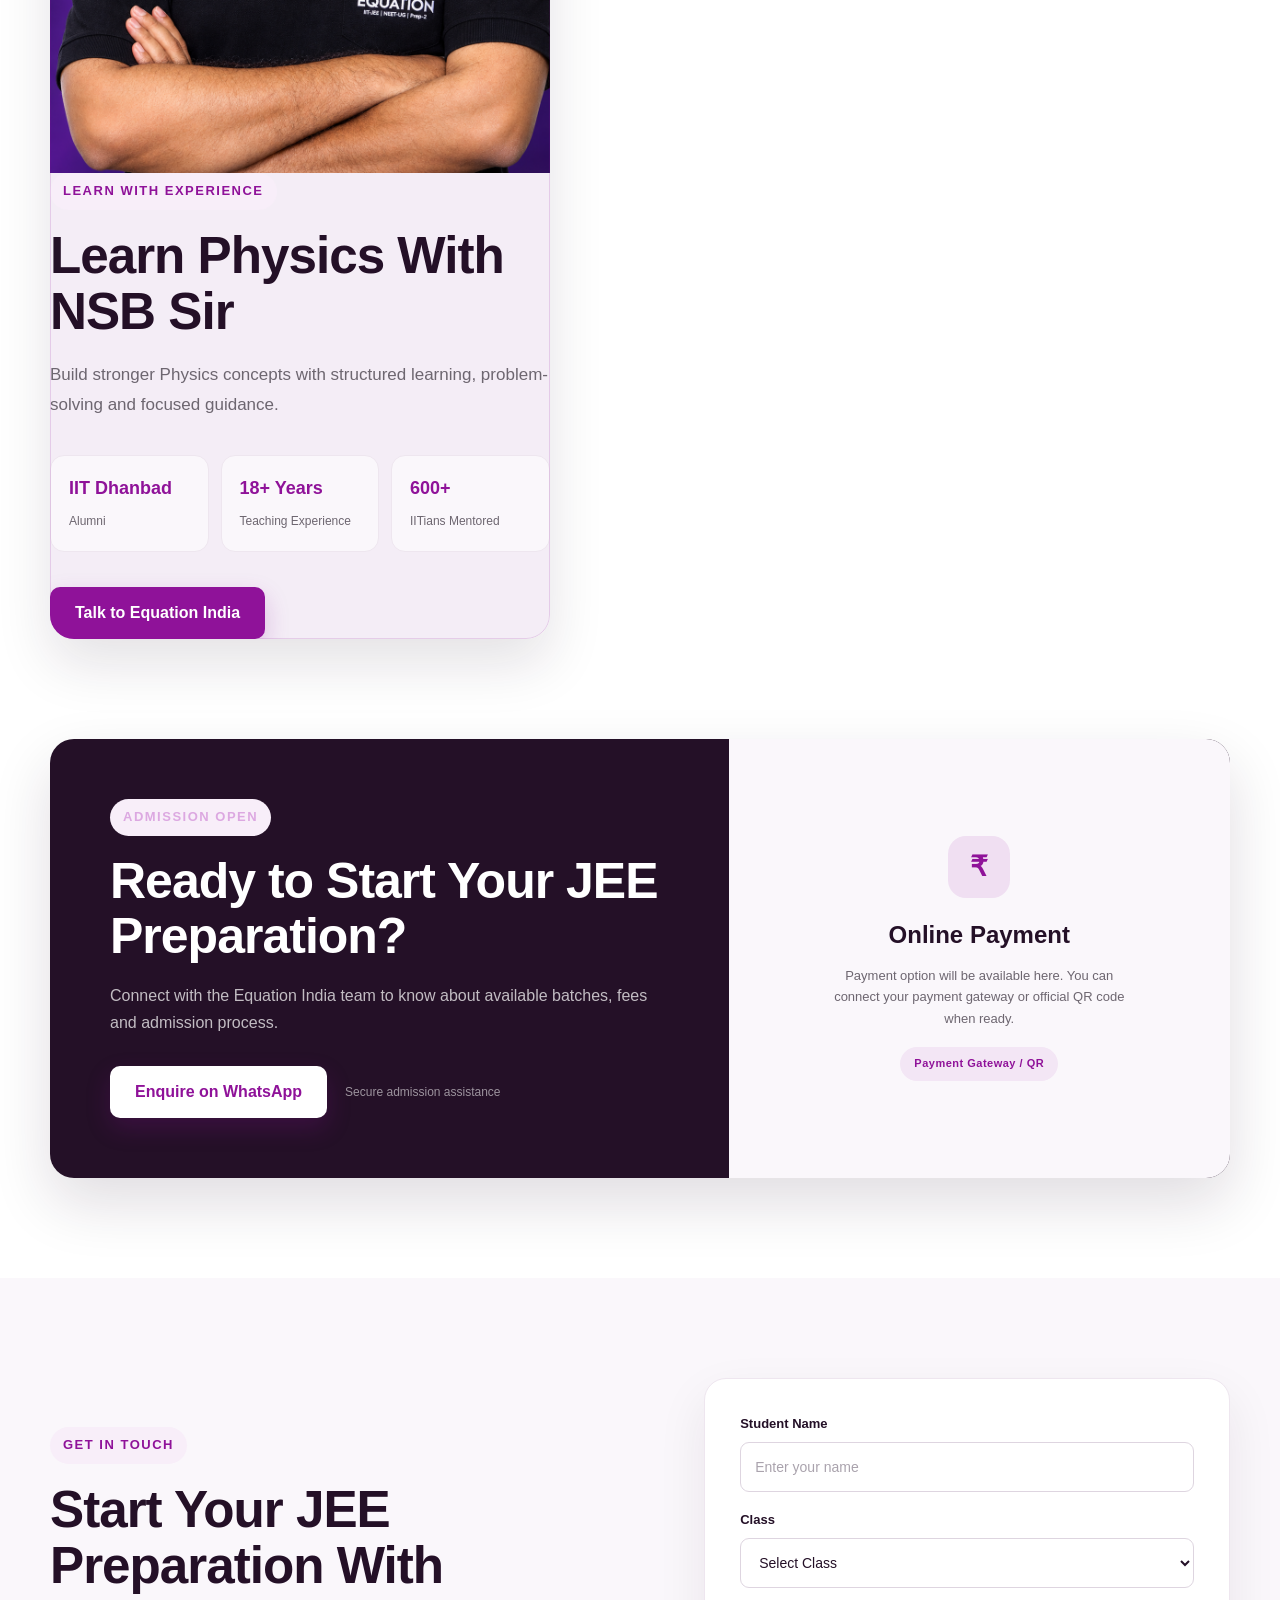
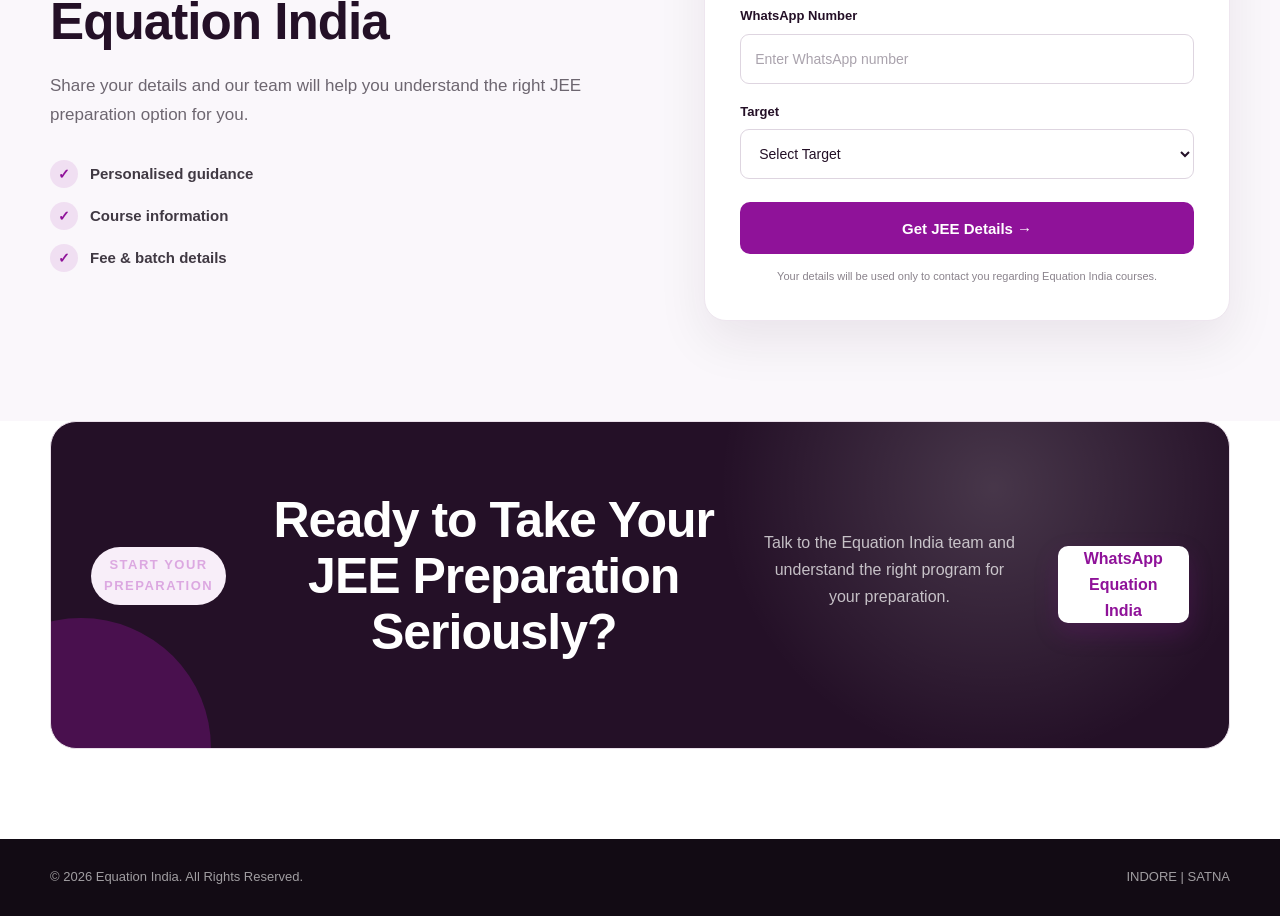
<file: pages/jee.html>
<!DOCTYPE html>
<html lang="en">
<head>
    <meta charset="UTF-8">
    <meta name="viewport" content="width=device-width, initial-scale=1.0">

    <title>JEE Coaching in Indore | Equation India</title>

    <meta name="description"
      content="Equation India offers JEE coaching in Indore with concept-focused learning, experienced faculty, regular tests, DPPs, PYQs and doubt support for JEE aspirants.">

    <meta name="robots" content="index, follow">

    <link rel="canonical"
      href="https://equation-india-website.netlify.app/pages/jee.html">
    
    <link rel="stylesheet" href="../css/style.css">
<link rel="stylesheet" href="../css/landing.css">
</head>

<body>

    <!-- HEADER -->
    <header class="header">
        <div class="container nav">

            <a href="../index.html" class="logo">
                <img src="../images/equation-logo.png"
                     alt="Equation India">
            </a>

            <a href="https://wa.me/919926008447?text=Hello%20Equation%20India%2C%20I%20want%20to%20know%20more%20about%20JEE%20courses."
               class="nav-button"
               target="_blank"
               rel="noopener noreferrer">
                Enquire Now
            </a>

        </div>
    </header>


    <!-- JEE HERO -->
    <section class="hero">

        <div class="container hero-grid">

            <div class="hero-content">

                <span class="eyebrow">
                    IIT-JEE PREPARATION
                </span>

                <h1>
                    Build Strong Concepts.<br>
                    Prepare for JEE With Purpose.
                </h1>

                <p>
                    A structured learning system designed to help
                    JEE aspirants understand concepts, practice
                    consistently and stay on track.
                </p>

                <div class="hero-actions">

                    <a href="https://wa.me/919926008447?text=Hello%20Equation%20India%2C%20I%20want%20to%20know%20more%20about%20JEE%20courses."
                       class="btn-primary"
                       target="_blank"
                       rel="noopener noreferrer">
                        Talk to Us on WhatsApp
                    </a>

                    <a href="#program-details"
                       class="btn-secondary">
                        Explore Program
                    </a>

                </div>

                <div class="trust-row">

                    <div>
                        <strong>Since 2016</strong>
                        <span>Education Experience</span>
                    </div>

                    <div>
                        <strong>600+</strong>
                        <span>IITians</span>
                    </div>

                    <div>
                        <strong>1000+</strong>
                        <span>MBBS Doctors</span>
                    </div>

                </div>

            </div>


            <div class="hero-image">

                <img src="../images/result-1.png"
                   alt="JEE student achievement at Equation India"

            </div>

        </div>

    </section>


    <!-- PROGRAM DETAILS -->
    <section id="program-details">

        <div class="container">

            <div class="section-heading">

                <span class="eyebrow">
                    WHY EQUATION INDIA
                </span>

                <h2>
                    A Structured Approach to JEE Preparation
                </h2>

                <p>
                    JEE preparation becomes more effective when
                    concepts, practice, testing and doubt support
                    work together.
                </p>

            </div>


            <div class="program-grid">

                <article class="program-card">

                    <span class="program-number">01</span>

                    <h3>Concept-Focused Learning</h3>

                    <p>
                        Build clarity in fundamental concepts
                        before moving towards advanced problems.
                    </p>

                </article>


                <article class="program-card featured">

                    <span class="program-number">02</span>

                    <h3>Regular Practice</h3>

                    <p>
                        Strengthen preparation through
                        questions, DPPs, PYQs and regular practice.
                    </p>

                </article>


                <article class="program-card">

                    <span class="program-number">03</span>

                    <h3>Tests & Assessment</h3>

                    <p>
                        Track your preparation with regular tests
                        and identify areas that need improvement.
                    </p>

                </article>


                <article class="program-card">

                    <span class="program-number">04</span>

                    <h3>Doubt Support</h3>

                    <p>
                        Get support when you are stuck and
                        keep your preparation moving forward.
                    </p>

                </article>

            </div>

        </div>

    </section>

<!-- WHAT YOU GET -->
<section class="what-you-get">

    <div class="container">

        <div class="section-heading">

            <span class="eyebrow">
                YOUR PREPARATION SYSTEM
            </span>

            <h2>
                Everything You Need for Consistent JEE Preparation
            </h2>

            <p>
                A structured system that brings learning,
                practice, revision and assessment together.
            </p>

        </div>


        <div class="feature-grid">

            <div class="feature-item">
                <span>01</span>
                <h3>Live Classes</h3>
                <p>
                    Learn concepts directly from experienced
                    faculty through structured classes.
                </p>
            </div>


            <div class="feature-item">
                <span>02</span>
                <h3>Recorded Lectures</h3>
                <p>
                    Revisit important concepts and revise
                    whenever you need.
                </p>
            </div>


            <div class="feature-item">
                <span>03</span>
                <h3>DPPs & PYQs</h3>
                <p>
                    Practice relevant questions and previous
                    year problems to strengthen preparation.
                </p>
            </div>


            <div class="feature-item">
                <span>04</span>
                <h3>Regular Tests</h3>
                <p>
                    Test your preparation regularly and
                    identify areas that need more attention.
                </p>
            </div>


            <div class="feature-item">
                <span>05</span>
                <h3>Doubt Sessions</h3>
                <p>
                    Clear your doubts and keep moving forward
                    without leaving concepts incomplete.
                </p>
            </div>


            <div class="feature-item">
                <span>06</span>
                <h3>Focused Preparation</h3>
                <p>
                    Follow a structured study approach designed
                    around consistent JEE preparation.
                </p>
            </div>

        </div>

    </div>

</section>
<!-- FACULTY SECTION -->
<section class="faculty-section">

    <div class="container faculty-grid">

        <div class="faculty-image">

            <img src="../images/nsb-sir.png"
                alt="NSB Sir, Physics faculty and mentor at Equation India"
        </div>


        <div class="faculty-content">

            <span class="eyebrow">
                LEARN WITH EXPERIENCE
            </span>

            <h2>
                Learn Physics With NSB Sir
            </h2>

            <p class="faculty-intro">
                Build stronger Physics concepts with structured
                learning, problem-solving and focused guidance.
            </p>


            <div class="faculty-stats">

                <div>
                    <strong>IIT Dhanbad</strong>
                    <span>Alumni</span>
                </div>

                <div>
                    <strong>18+ Years</strong>
                    <span>Teaching Experience</span>
                </div>

                <div>
                    <strong>600+</strong>
                    <span>IITians Mentored</span>
                </div>

            </div>


            <a href="https://wa.me/919926008447?text=Hello%20Equation%20India%2C%20I%20want%20to%20know%20more%20about%20JEE%20courses."
               class="btn-primary"
               target="_blank"
               rel="noopener noreferrer">
                Talk to Equation India
            </a>

        </div>

    </div>

</section>
<!-- ADMISSION CTA -->
<section class="admission-section">

    <div class="container admission-box">

        <div class="admission-content">

            <span class="eyebrow">
                ADMISSION OPEN
            </span>

            <h2>
                Ready to Start Your JEE Preparation?
            </h2>

            <p>
                Connect with the Equation India team to know
                about available batches, fees and admission process.
            </p>

            <div class="admission-actions">

                <a href="https://wa.me/919926008447?text=Hello%20Equation%20India%2C%20I%20want%20to%20know%20about%20JEE%20admission."
                   class="btn-primary"
                   target="_blank"
                   rel="noopener noreferrer">
                    Enquire on WhatsApp
                </a>

                <span>
                    Secure admission assistance
                </span>

            </div>

        </div>


        <div class="payment-placeholder">

            <div class="payment-icon">
                ₹
            </div>

            <h3>
                Online Payment
            </h3>

            <p>
                Payment option will be available here.
                You can connect your payment gateway or
                official QR code when ready.
            </p>

            <span>
                Payment Gateway / QR
            </span>

        </div>

    </div>

</section>
<!-- ENQUIRY SECTION -->
<section class="enquiry-section">

    <div class="container enquiry-grid">

        <div class="enquiry-content">

            <span class="eyebrow">
                GET IN TOUCH
            </span>

            <h2>
                Start Your JEE Preparation With Equation India
            </h2>

            <p>
                Share your details and our team will help you
                understand the right JEE preparation option for you.
            </p>

            <div class="enquiry-points">

                <div>
                    <strong>✓</strong>
                    <span>Personalised guidance</span>
                </div>

                <div>
                    <strong>✓</strong>
                    <span>Course information</span>
                </div>

                <div>
                    <strong>✓</strong>
                    <span>Fee & batch details</span>
                </div>

            </div>

        </div>


        <div class="enquiry-form">

            <form id="jeeEnquiryForm">

                <div class="form-group">

                    <label for="studentName">
                        Student Name
                    </label>

                    <input
                        type="text"
                        id="studentName"
                        name="studentName"
                        placeholder="Enter your name"
                        required
                    >

                </div>


                <div class="form-group">

                    <label for="studentClass">
                        Class
                    </label>

                    <select
                        id="studentClass"
                        name="studentClass"
                        required
                    >

                        <option value="">
                            Select Class
                        </option>

                        <option value="Class 11">
                            Class 11
                        </option>

                        <option value="Class 12">
                            Class 12
                        </option>

                        <option value="Dropper">
                            Dropper
                        </option>

                    </select>

                </div>


                <div class="form-group">

                    <label for="studentPhone">
                        WhatsApp Number
                    </label>

                    <input
                        type="tel"
                        id="studentPhone"
                        name="studentPhone"
                        placeholder="Enter WhatsApp number"
                        required
                    >

                </div>


                <div class="form-group">

                    <label for="jeeTarget">
                        Target
                    </label>

                    <select
                        id="jeeTarget"
                        name="jeeTarget"
                        required
                    >

                        <option value="">
                            Select Target
                        </option>

                        <option value="JEE Main">
                            JEE Main
                        </option>

                        <option value="JEE Advanced">
                            JEE Advanced
                        </option>

                        <option value="Both">
                            JEE Main + Advanced
                        </option>

                    </select>

                </div>


                <button type="submit" class="form-submit">
                    Get JEE Details →
                </button>

                <p class="form-note">
                    Your details will be used only to contact you
                    regarding Equation India courses.
                </p>

            </form>

        </div>

    </div>

</section>
    <!-- CTA -->
    <section id="contact">

        <div class="container">

            <div class="cta-box">

                <span class="eyebrow">
                    START YOUR PREPARATION
                </span>

                <h2>
                    Ready to Take Your JEE Preparation Seriously?
                </h2>

                <p>
                    Talk to the Equation India team and understand
                    the right program for your preparation.
                </p>

                <a href="https://wa.me/919926008447?text=Hello%20Equation%20India%2C%20I%20want%20to%20know%20more%20about%20JEE%20courses."
                   class="btn-primary"
                   target="_blank"
                   rel="noopener noreferrer">
                    WhatsApp Equation India
                </a>

            </div>

        </div>

    </section>


    <!-- FOOTER -->
    <footer class="footer">

        <div class="container">

            <p>
                © 2026 Equation India. All Rights Reserved.
            </p>

            <p>
                INDORE | SATNA
            </p>

        </div>

    </footer>


    <!-- FLOATING WHATSAPP -->
    <a href="https://wa.me/919926008447?text=Hello%20Equation%20India%2C%20I%20want%20to%20know%20more%20about%20JEE%20courses."
       class="whatsapp-float"
       target="_blank"
       rel="noopener noreferrer"
       aria-label="Chat with Equation India on WhatsApp">
        WA
    </a>


  <script src="../js/script.js"></script>

<script>
document.getElementById("jeeEnquiryForm").addEventListener("submit", function(event) {

    event.preventDefault();

    const name = document.getElementById("studentName").value;
    const studentClass = document.getElementById("studentClass").value;
    const phone = document.getElementById("studentPhone").value;
    const target = document.getElementById("jeeTarget").value;

    const message =
        "Hello Equation India,%0A%0A" +
        "I want information about JEE preparation.%0A%0A" +
        "Student Name: " + encodeURIComponent(name) + "%0A" +
        "Class: " + encodeURIComponent(studentClass) + "%0A" +
        "WhatsApp Number: " + encodeURIComponent(phone) + "%0A" +
        "Target: " + encodeURIComponent(target);

    const whatsappURL =
        "https://wa.me/919926008447?text=" + message;

    window.open(whatsappURL, "_blank");

});
</script>

</body>
</html>
</file>
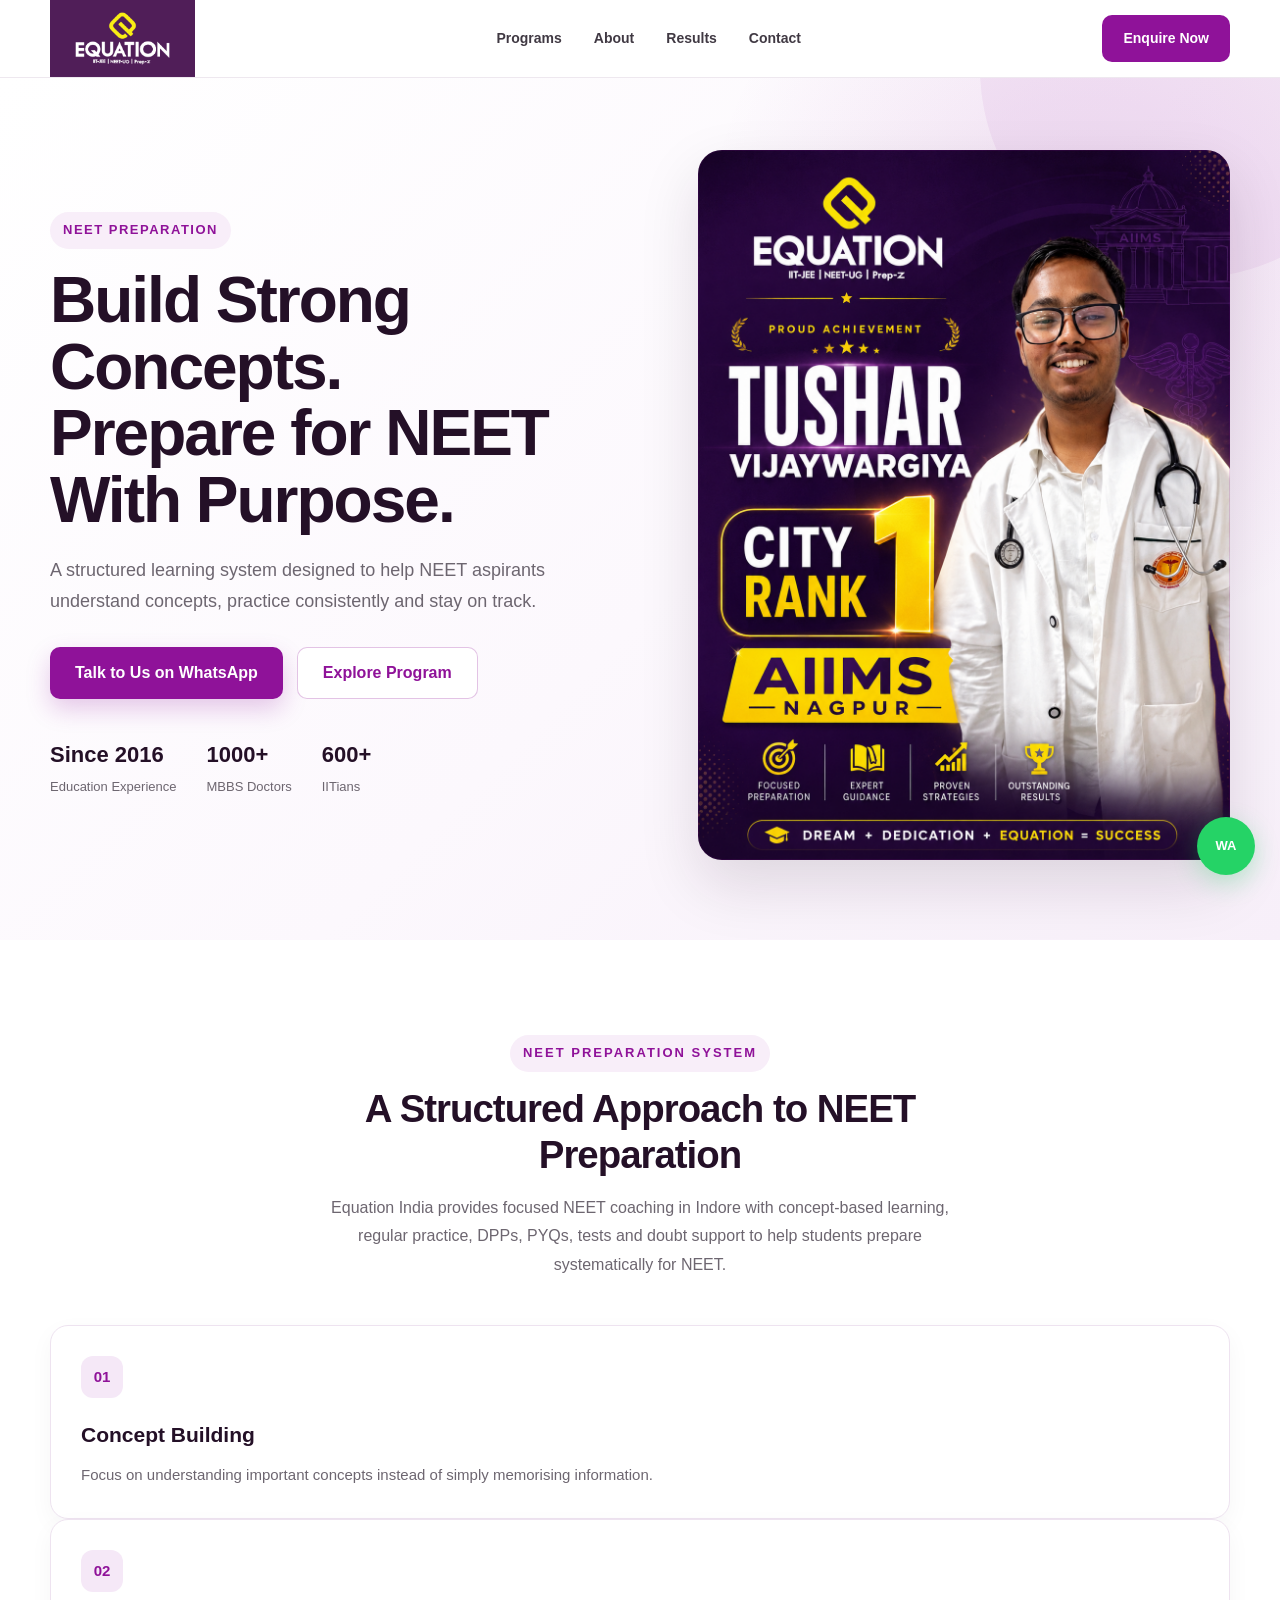
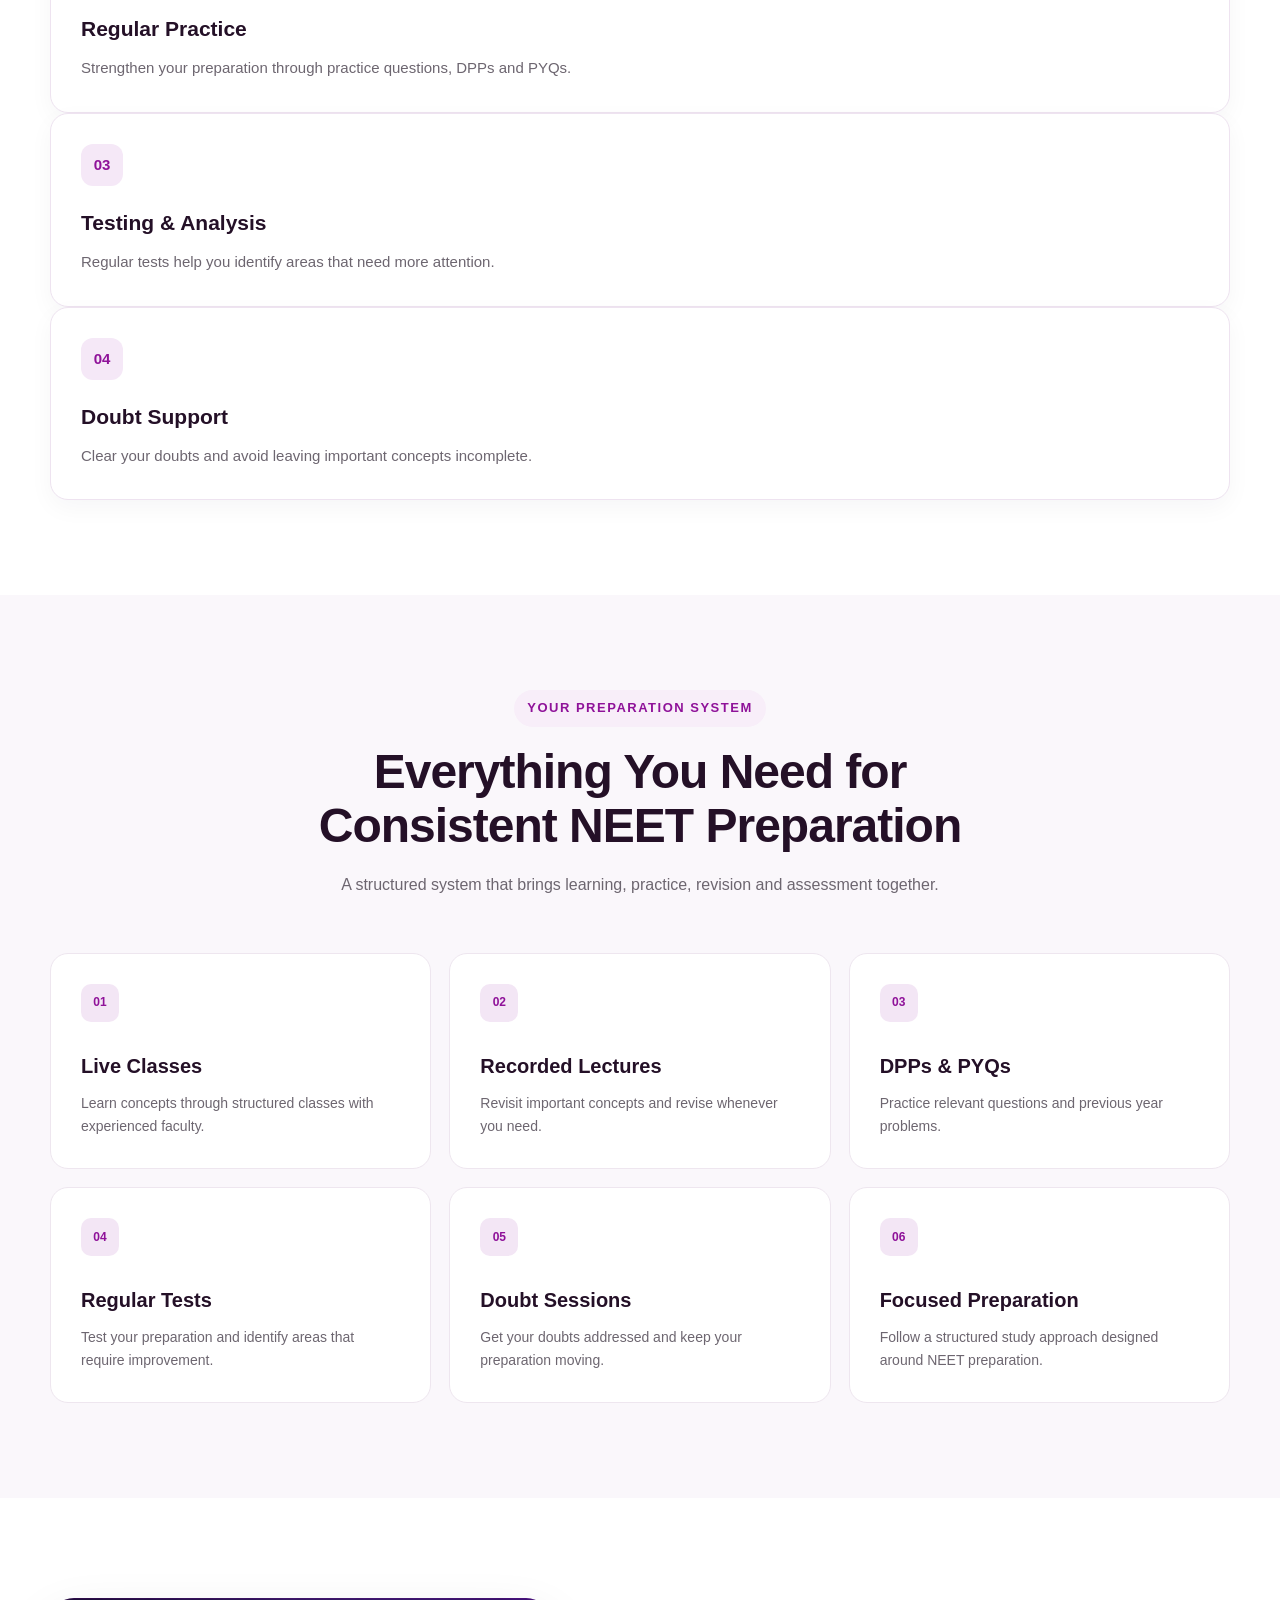
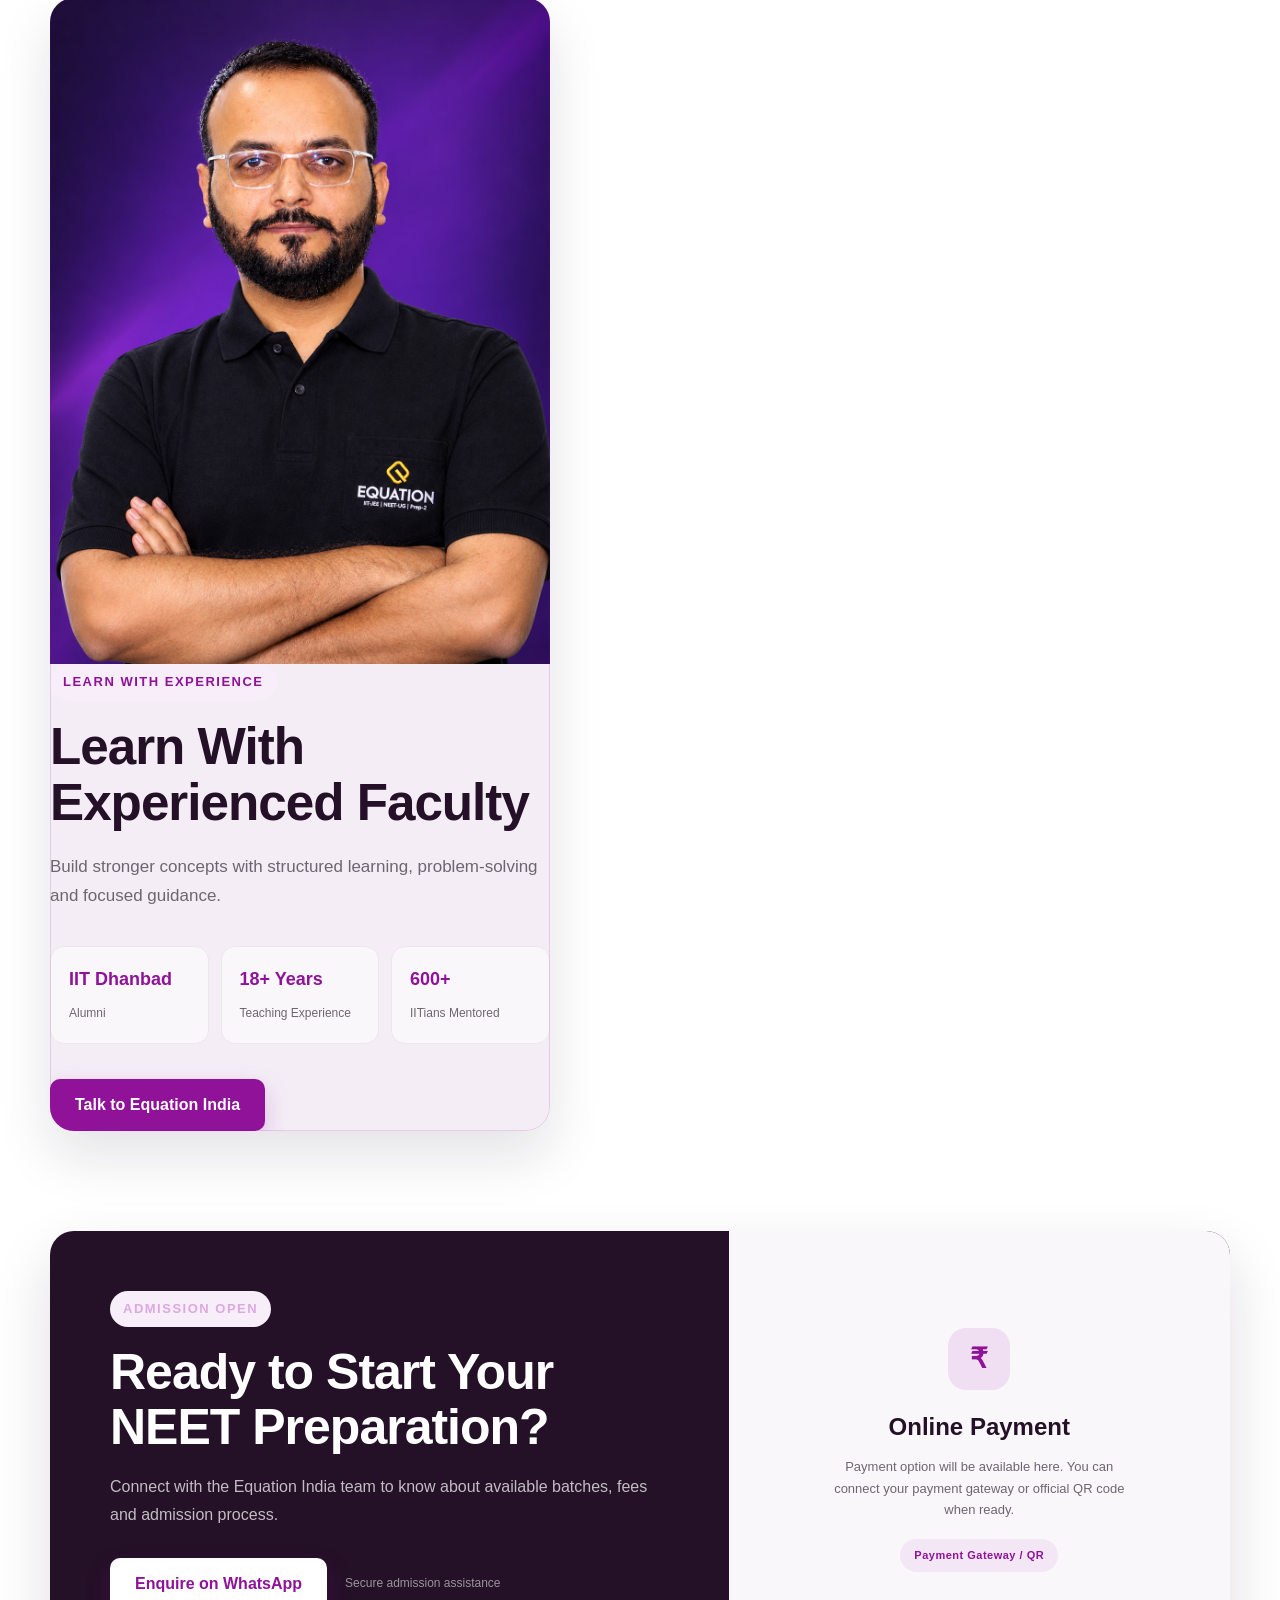
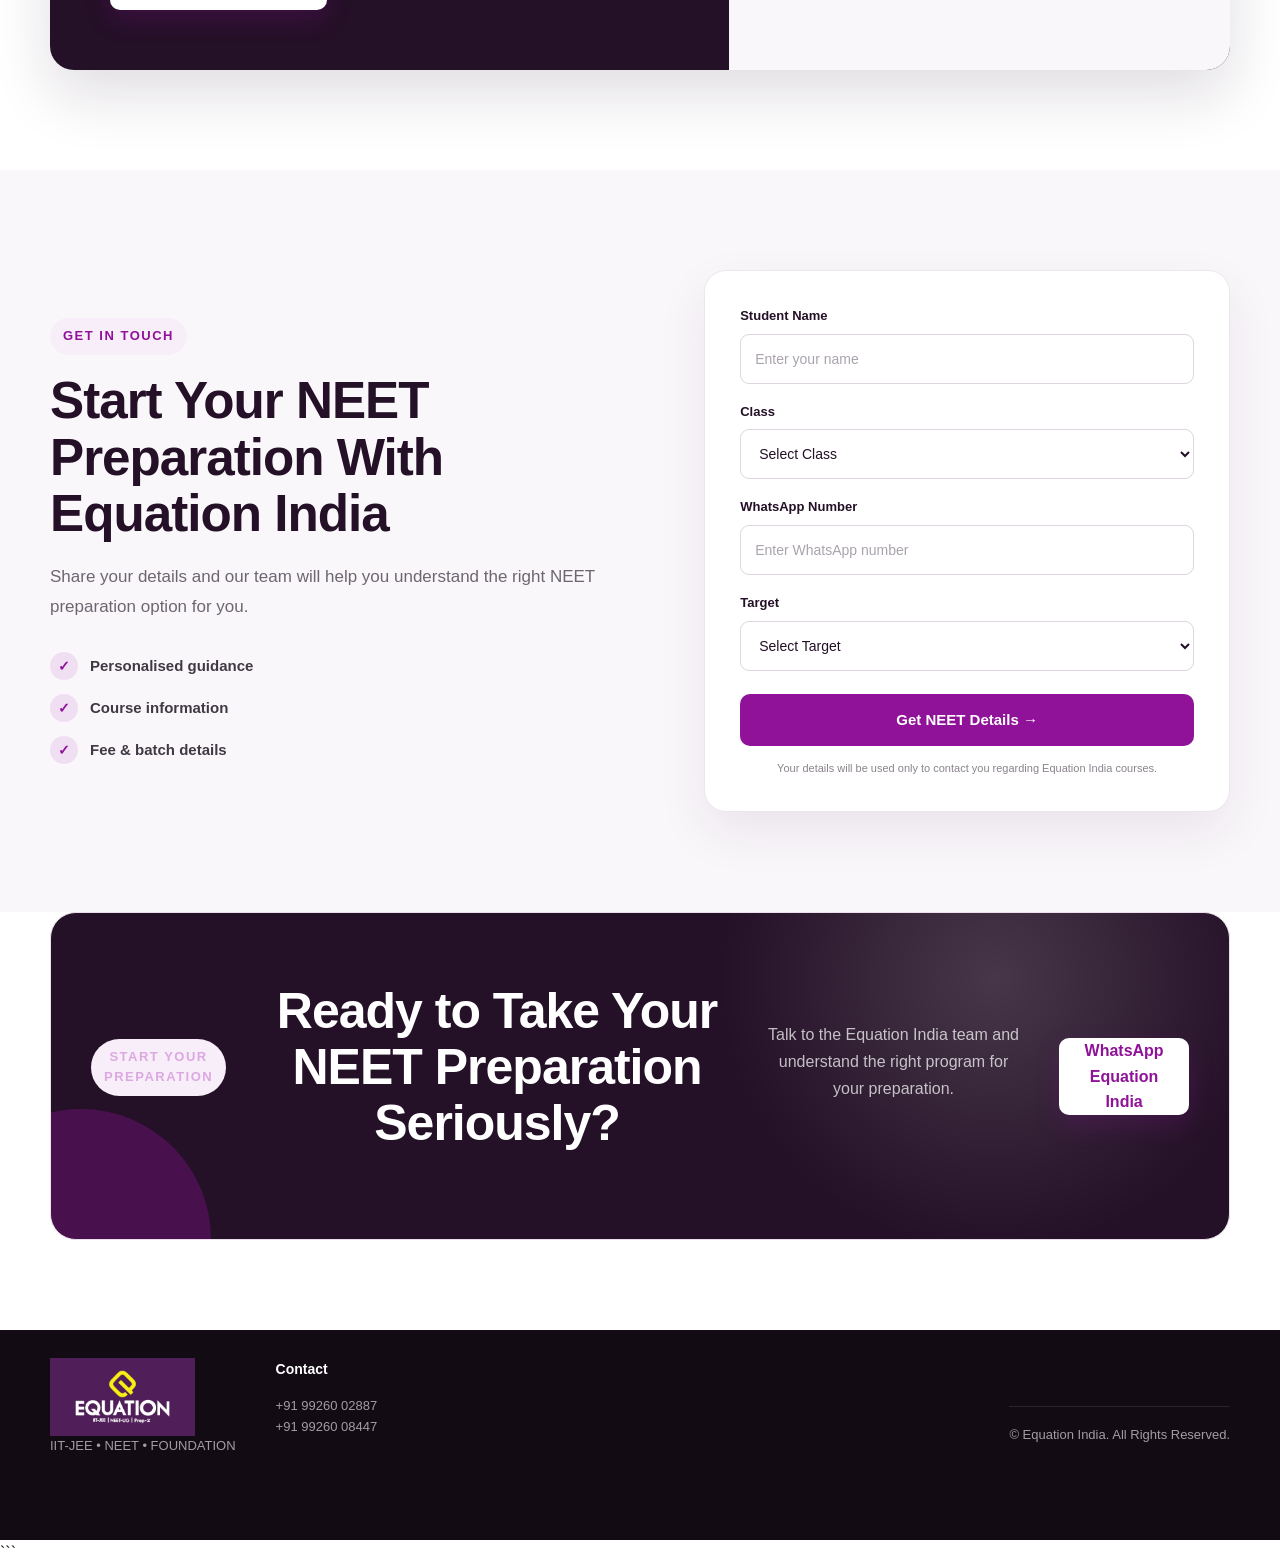
<file: pages/neet.html>
<!DOCTYPE html>
<html lang="en">

<head>

    <meta charset="UTF-8">

    <meta name="viewport" content="width=device-width, initial-scale=1.0">

    <title>NEET Coaching in Indore | Equation India</title>

    <meta name="description"
      content="Equation India offers NEET coaching in Indore with concept-focused learning, experienced faculty, regular tests, DPPs, PYQs and doubt support for NEET aspirants.">

    <meta name="robots" content="index, follow">

<link rel="canonical"
      href="https://equation-india-website.netlify.app/pages/neet.html">
    
    <link rel="stylesheet" href="../css/style.css">
    <link rel="stylesheet" href="../css/landing.css">

</head>


<body>


<!-- HEADER -->

<header class="header">

    <div class="container nav">

        <a href="../index.html" class="logo">

            <img src="../images/equation-logo.png"
                 alt="Equation India">

        </a>


        <nav class="desktop-nav">

            <a href="../index.html#programs">
                Programs
            </a>

            <a href="../index.html#about">
                About
            </a>

            <a href="../index.html#results">
                Results
            </a>

            <a href="../index.html#contact">
                Contact
            </a>

        </nav>


        <a href="https://wa.me/919926008447?text=Hello%20Equation%20India%2C%20I%20want%20to%20know%20more%20about%20NEET%20courses."
           class="nav-button"
           target="_blank"
           rel="noopener noreferrer">

            Enquire Now

        </a>

    </div>

</header>



<!-- HERO -->

<section class="hero">

    <div class="container hero-grid">


        <div class="hero-content">

            <span class="eyebrow">
                NEET PREPARATION
            </span>


            <h1>
                Build Strong Concepts.<br>
                Prepare for NEET With Purpose.
            </h1>


            <p>
                A structured learning system designed to help
                NEET aspirants understand concepts, practice
                consistently and stay on track.
            </p>


            <div class="hero-actions">

                <a href="https://wa.me/919926008447?text=Hello%20Equation%20India%2C%20I%20want%20to%20know%20more%20about%20NEET%20courses."
                   class="btn-primary"
                   target="_blank"
                   rel="noopener noreferrer">

                    Talk to Us on WhatsApp

                </a>


                <a href="#program-details"
                   class="btn-secondary">

                    Explore Program

                </a>

            </div>


            <div class="trust-row">

                <div>

                    <strong>
                        Since 2016
                    </strong>

                    <span>
                        Education Experience
                    </span>

                </div>


                <div>

                    <strong>
                        1000+
                    </strong>

                    <span>
                        MBBS Doctors
                    </span>

                </div>


                <div>

                    <strong>
                        600+
                    </strong>

                    <span>
                        IITians
                    </span>

                </div>

            </div>

        </div>



        <div class="hero-image">

            <img src="../images/result-1.png"
                alt="NEET student achievement at Equation India"

        </div>


    </div>

</section>



<!-- PROGRAM DETAILS -->

<section class="program-details"
         id="program-details">

    <div class="container">


        <div class="section-heading">

    <span class="eyebrow">
        NEET PREPARATION SYSTEM
    </span>

    <h2>
        A Structured Approach to NEET Preparation
    </h2>

   <p>
    Equation India provides focused NEET coaching in Indore
    with concept-based learning, regular practice, DPPs,
    PYQs, tests and doubt support to help students prepare
    systematically for NEET.
</p>

</div>



        <div class="program-detail-grid">


            <div class="detail-card">

                <span>
                    01
                </span>

                <h3>
                    Concept Building
                </h3>

                <p>
                    Focus on understanding important concepts
                    instead of simply memorising information.
                </p>

            </div>


            <div class="detail-card">

                <span>
                    02
                </span>

                <h3>
                    Regular Practice
                </h3>

                <p>
                    Strengthen your preparation through
                    practice questions, DPPs and PYQs.
                </p>

            </div>


            <div class="detail-card">

                <span>
                    03
                </span>

                <h3>
                    Testing & Analysis
                </h3>

                <p>
                    Regular tests help you identify areas
                    that need more attention.
                </p>

            </div>


            <div class="detail-card">

                <span>
                    04
                </span>

                <h3>
                    Doubt Support
                </h3>

                <p>
                    Clear your doubts and avoid leaving
                    important concepts incomplete.
                </p>

            </div>


        </div>

    </div>

</section>



<!-- WHAT YOU GET -->

<section class="what-you-get">

    <div class="container">


        <div class="section-heading">

            <span class="eyebrow">
                YOUR PREPARATION SYSTEM
            </span>


            <h2>
                Everything You Need for Consistent NEET Preparation
            </h2>


            <p>
                A structured system that brings learning,
                practice, revision and assessment together.
            </p>

        </div>



        <div class="feature-grid">


            <div class="feature-item">

                <span>
                    01
                </span>

                <h3>
                    Live Classes
                </h3>

                <p>
                    Learn concepts through structured
                    classes with experienced faculty.
                </p>

            </div>


            <div class="feature-item">

                <span>
                    02
                </span>

                <h3>
                    Recorded Lectures
                </h3>

                <p>
                    Revisit important concepts and
                    revise whenever you need.
                </p>

            </div>


            <div class="feature-item">

                <span>
                    03
                </span>

                <h3>
                    DPPs & PYQs
                </h3>

                <p>
                    Practice relevant questions and
                    previous year problems.
                </p>

            </div>


            <div class="feature-item">

                <span>
                    04
                </span>

                <h3>
                    Regular Tests
                </h3>

                <p>
                    Test your preparation and identify
                    areas that require improvement.
                </p>

            </div>


            <div class="feature-item">

                <span>
                    05
                </span>

                <h3>
                    Doubt Sessions
                </h3>

                <p>
                    Get your doubts addressed and
                    keep your preparation moving.
                </p>

            </div>


            <div class="feature-item">

                <span>
                    06
                </span>

                <h3>
                    Focused Preparation
                </h3>

                <p>
                    Follow a structured study approach
                    designed around NEET preparation.
                </p>

            </div>


        </div>

    </div>

</section>



<!-- FACULTY -->

<section class="faculty-section">

    <div class="container faculty-grid">


        <div class="faculty-image">

            <img src="../images/nsb-sir.png"
                 alt="NSB Sir, Physics faculty and mentor at Equation India"

        </div>



        <div class="faculty-content">

            <span class="eyebrow">
                LEARN WITH EXPERIENCE
            </span>


            <h2>
                Learn With Experienced Faculty
            </h2>


            <p class="faculty-intro">

                Build stronger concepts with structured
                learning, problem-solving and focused guidance.

            </p>


            <div class="faculty-stats">


                <div>

                    <strong>
                        IIT Dhanbad
                    </strong>

                    <span>
                        Alumni
                    </span>

                </div>


                <div>

                    <strong>
                        18+ Years
                    </strong>

                    <span>
                        Teaching Experience
                    </span>

                </div>


                <div>

                    <strong>
                        600+
                    </strong>

                    <span>
                        IITians Mentored
                    </span>

                </div>


            </div>


            <a href="https://wa.me/919926008447?text=Hello%20Equation%20India%2C%20I%20want%20to%20know%20more%20about%20NEET%20courses."
               class="btn-primary"
               target="_blank"
               rel="noopener noreferrer">

                Talk to Equation India

            </a>

        </div>

    </div>

</section>



<!-- ADMISSION -->

<section class="admission-section">

    <div class="container admission-box">


        <div class="admission-content">

            <span class="eyebrow">
                ADMISSION OPEN
            </span>


            <h2>
                Ready to Start Your NEET Preparation?
            </h2>


            <p>
                Connect with the Equation India team to know
                about available batches, fees and admission process.
            </p>


            <div class="admission-actions">

                <a href="https://wa.me/919926008447?text=Hello%20Equation%20India%2C%20I%20want%20to%20know%20about%20NEET%20admission."
                   class="btn-primary"
                   target="_blank"
                   rel="noopener noreferrer">

                    Enquire on WhatsApp

                </a>


                <span>
                    Secure admission assistance
                </span>

            </div>

        </div>



        <div class="payment-placeholder">

            <div class="payment-icon">
                ₹
            </div>


            <h3>
                Online Payment
            </h3>


            <p>
                Payment option will be available here.
                You can connect your payment gateway or
                official QR code when ready.
            </p>


            <span>
                Payment Gateway / QR
            </span>

        </div>


    </div>

</section>



<!-- ENQUIRY -->

<section class="enquiry-section">

    <div class="container enquiry-grid">


        <div class="enquiry-content">

            <span class="eyebrow">
                GET IN TOUCH
            </span>


            <h2>
                Start Your NEET Preparation With Equation India
            </h2>


            <p>
                Share your details and our team will help you
                understand the right NEET preparation option for you.
            </p>


            <div class="enquiry-points">

                <div>

                    <strong>
                        ✓
                    </strong>

                    <span>
                        Personalised guidance
                    </span>

                </div>


                <div>

                    <strong>
                        ✓
                    </strong>

                    <span>
                        Course information
                    </span>

                </div>


                <div>

                    <strong>
                        ✓
                    </strong>

                    <span>
                        Fee & batch details
                    </span>

                </div>

            </div>

        </div>



        <div class="enquiry-form">

            <form id="neetEnquiryForm">


                <div class="form-group">

                    <label for="neetStudentName">
                        Student Name
                    </label>

                    <input type="text"
                           id="neetStudentName"
                           name="studentName"
                           placeholder="Enter your name"
                           required>

                </div>



                <div class="form-group">

                    <label for="neetStudentClass">
                        Class
                    </label>

                    <select id="neetStudentClass"
                            name="studentClass"
                            required>

                        <option value="">
                            Select Class
                        </option>

                        <option value="Class 11">
                            Class 11
                        </option>

                        <option value="Class 12">
                            Class 12
                        </option>

                        <option value="Dropper">
                            Dropper
                        </option>

                    </select>

                </div>



                <div class="form-group">

                    <label for="neetStudentPhone">
                        WhatsApp Number
                    </label>

                    <input type="tel"
                           id="neetStudentPhone"
                           name="studentPhone"
                           placeholder="Enter WhatsApp number"
                           required>

                </div>



                <div class="form-group">

                    <label for="neetTarget">
                        Target
                    </label>

                    <select id="neetTarget"
                            name="neetTarget"
                            required>

                        <option value="">
                            Select Target
                        </option>

                        <option value="NEET UG">
                            NEET UG
                        </option>

                        <option value="NEET 2027">
                            NEET 2027
                        </option>

                        <option value="NEET 2028">
                            NEET 2028
                        </option>

                    </select>

                </div>



                <button type="submit"
                        class="form-submit">

                    Get NEET Details →

                </button>


                <p class="form-note">

                    Your details will be used only to contact you
                    regarding Equation India courses.

                </p>


            </form>

        </div>

    </div>

</section>



<!-- CTA -->

<section id="contact">

    <div class="container">

        <div class="cta-box">

            <span class="eyebrow">
                START YOUR PREPARATION
            </span>


            <h2>
                Ready to Take Your NEET Preparation Seriously?
            </h2>


            <p>
                Talk to the Equation India team and understand
                the right program for your preparation.
            </p>


            <a href="https://wa.me/919926008447?text=Hello%20Equation%20India%2C%20I%20want%20to%20know%20more%20about%20NEET%20courses."
               class="btn-primary"
               target="_blank"
               rel="noopener noreferrer">

                WhatsApp Equation India

            </a>

        </div>

    </div>

</section>



<!-- FOOTER -->

<footer class="footer">

    <div class="container">


        <div class="footer-grid">


            <div>

                <img src="../images/equation-logo.png"
                     alt="Equation India"
                     style="width:145px;">

                <p>
                    IIT-JEE • NEET • FOUNDATION
                </p>

            </div>


            <div>

                <h4>
                    Contact
                </h4>

                <p>
                    +91 99260 02887
                </p>

                <p>
                    +91 99260 08447
                </p>

            </div>


        </div>


        <div class="footer-bottom">

            <p>
                © Equation India. All Rights Reserved.
            </p>

        </div>


    </div>

</footer>



<!-- FLOATING WHATSAPP -->

<a href="https://wa.me/919926008447?text=Hello%20Equation%20India%2C%20I%20want%20to%20know%20more%20about%20NEET%20courses."
   class="whatsapp-float"
   target="_blank"
   rel="noopener noreferrer"
   aria-label="Chat with Equation India on WhatsApp">

    WA

</a>



<script src="../js/script.js"></script>


<script>

document.getElementById("neetEnquiryForm").addEventListener("submit", function(event) {

    event.preventDefault();


    const name =
        document.getElementById("neetStudentName").value;

    const studentClass =
        document.getElementById("neetStudentClass").value;

    const phone =
        document.getElementById("neetStudentPhone").value;

    const target =
        document.getElementById("neetTarget").value;


    const message =
        "Hello Equation India,%0A%0A" +
        "I want information about NEET preparation.%0A%0A" +
        "Student Name: " +
        encodeURIComponent(name) +
        "%0A" +
        "Class: " +
        encodeURIComponent(studentClass) +
        "%0A" +
        "WhatsApp Number: " +
        encodeURIComponent(phone) +
        "%0A" +
        "Target: " +
        encodeURIComponent(target);


    const whatsappURL =
        "https://wa.me/919926008447?text=" +
        message;


    window.open(
        whatsappURL,
        "_blank"
    );

});

</script>


</body>

</html>
```
</file>
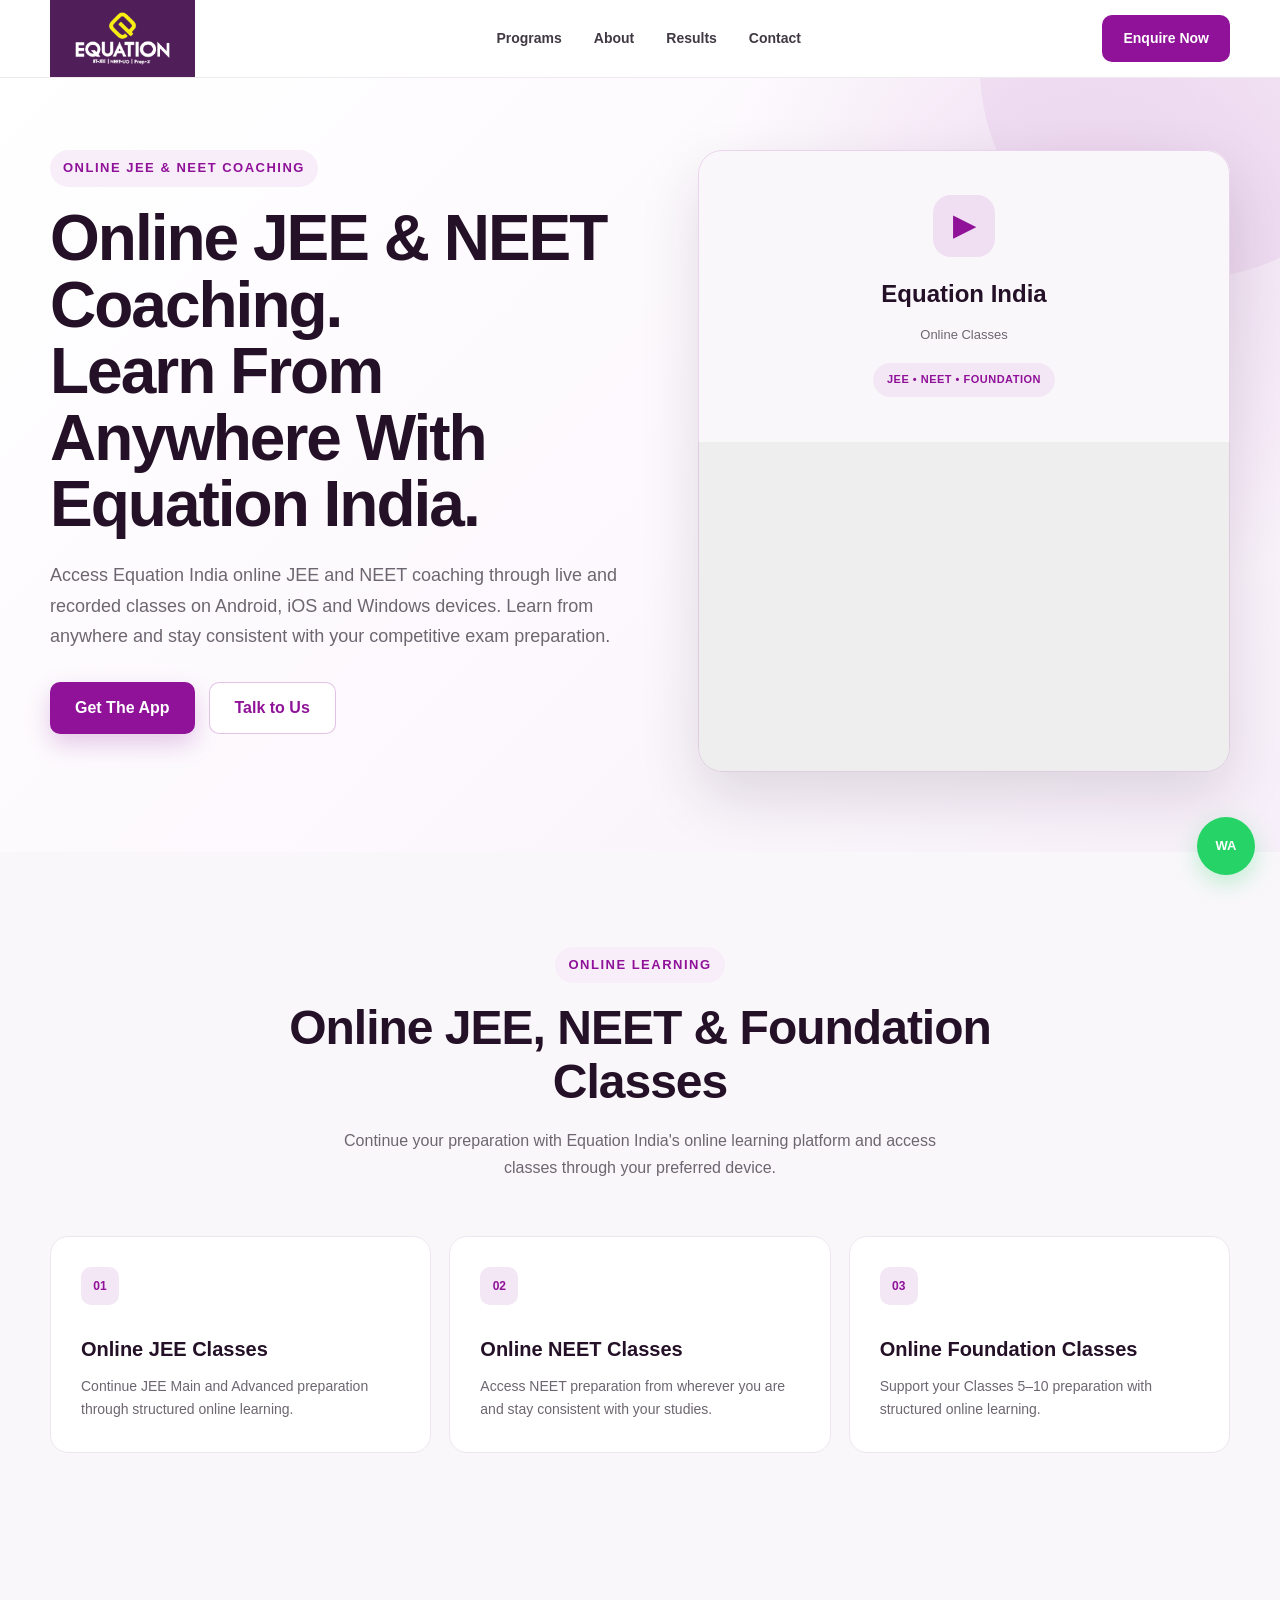
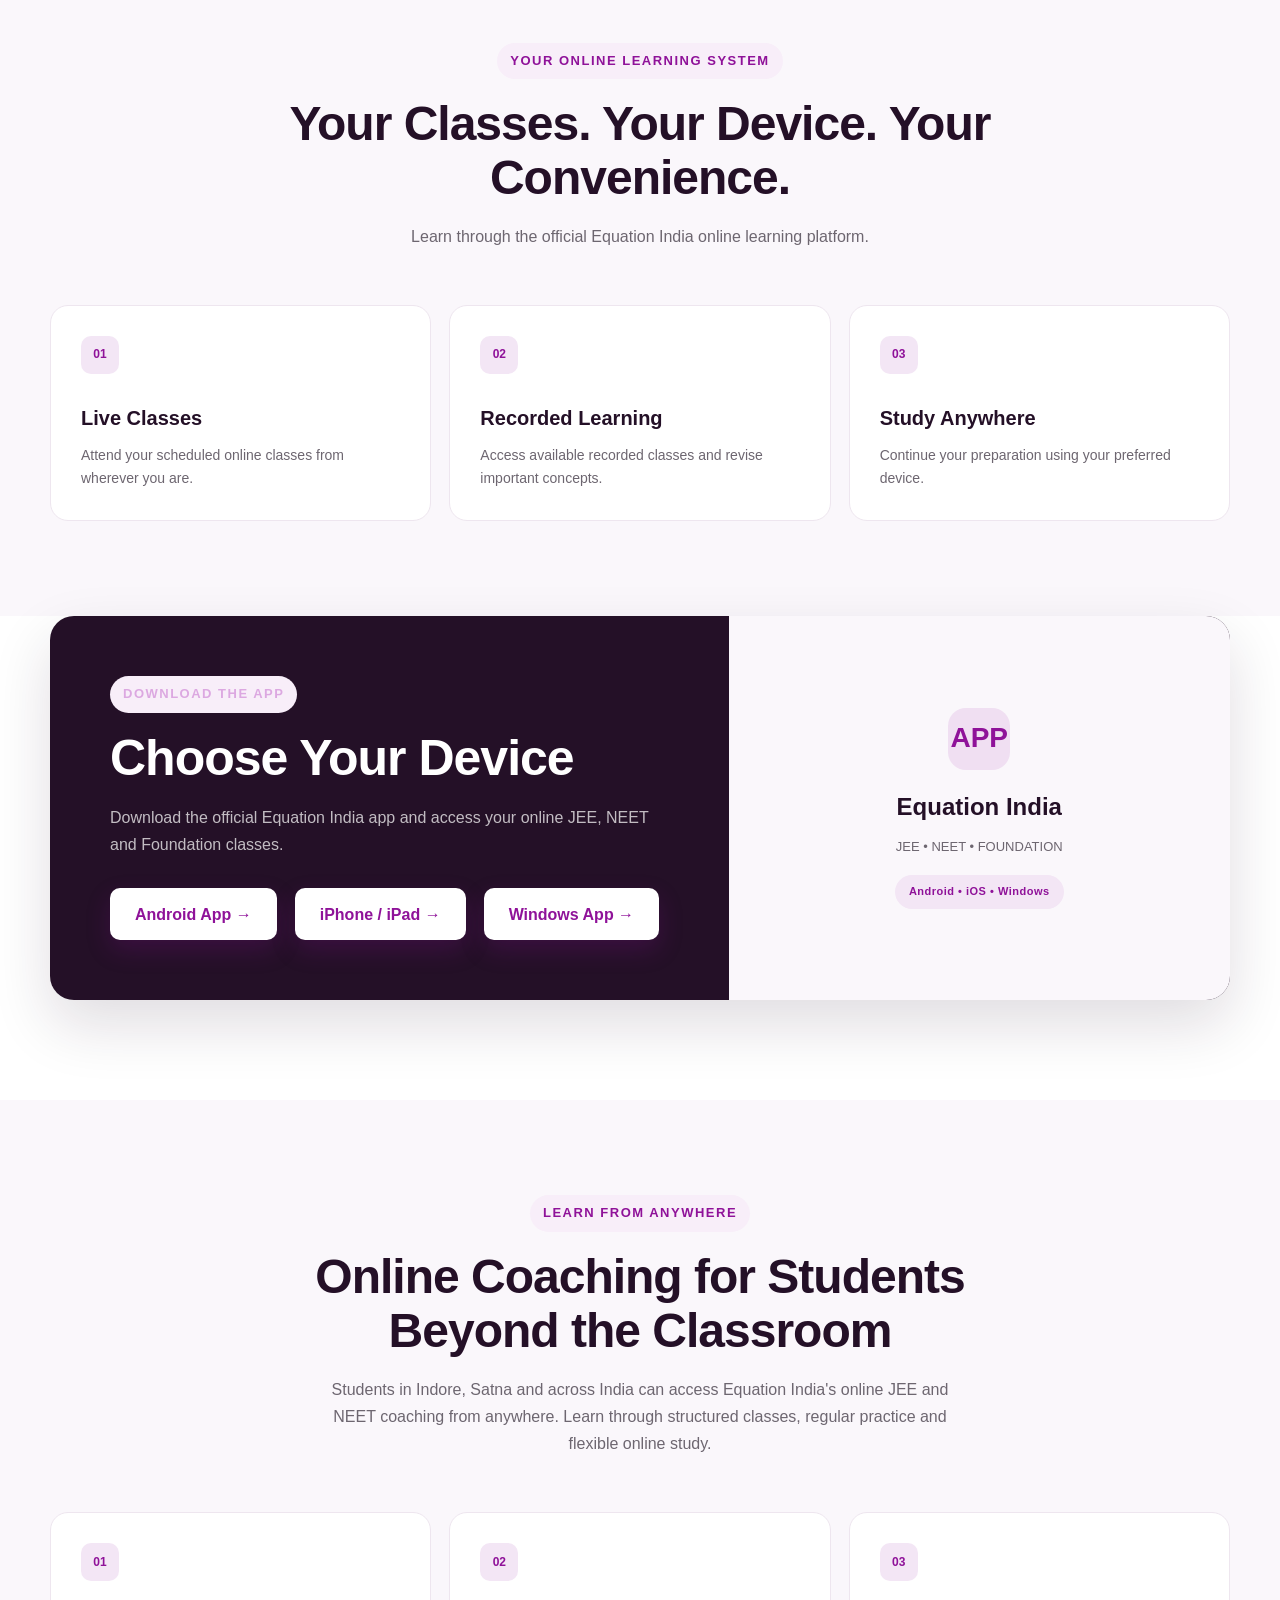
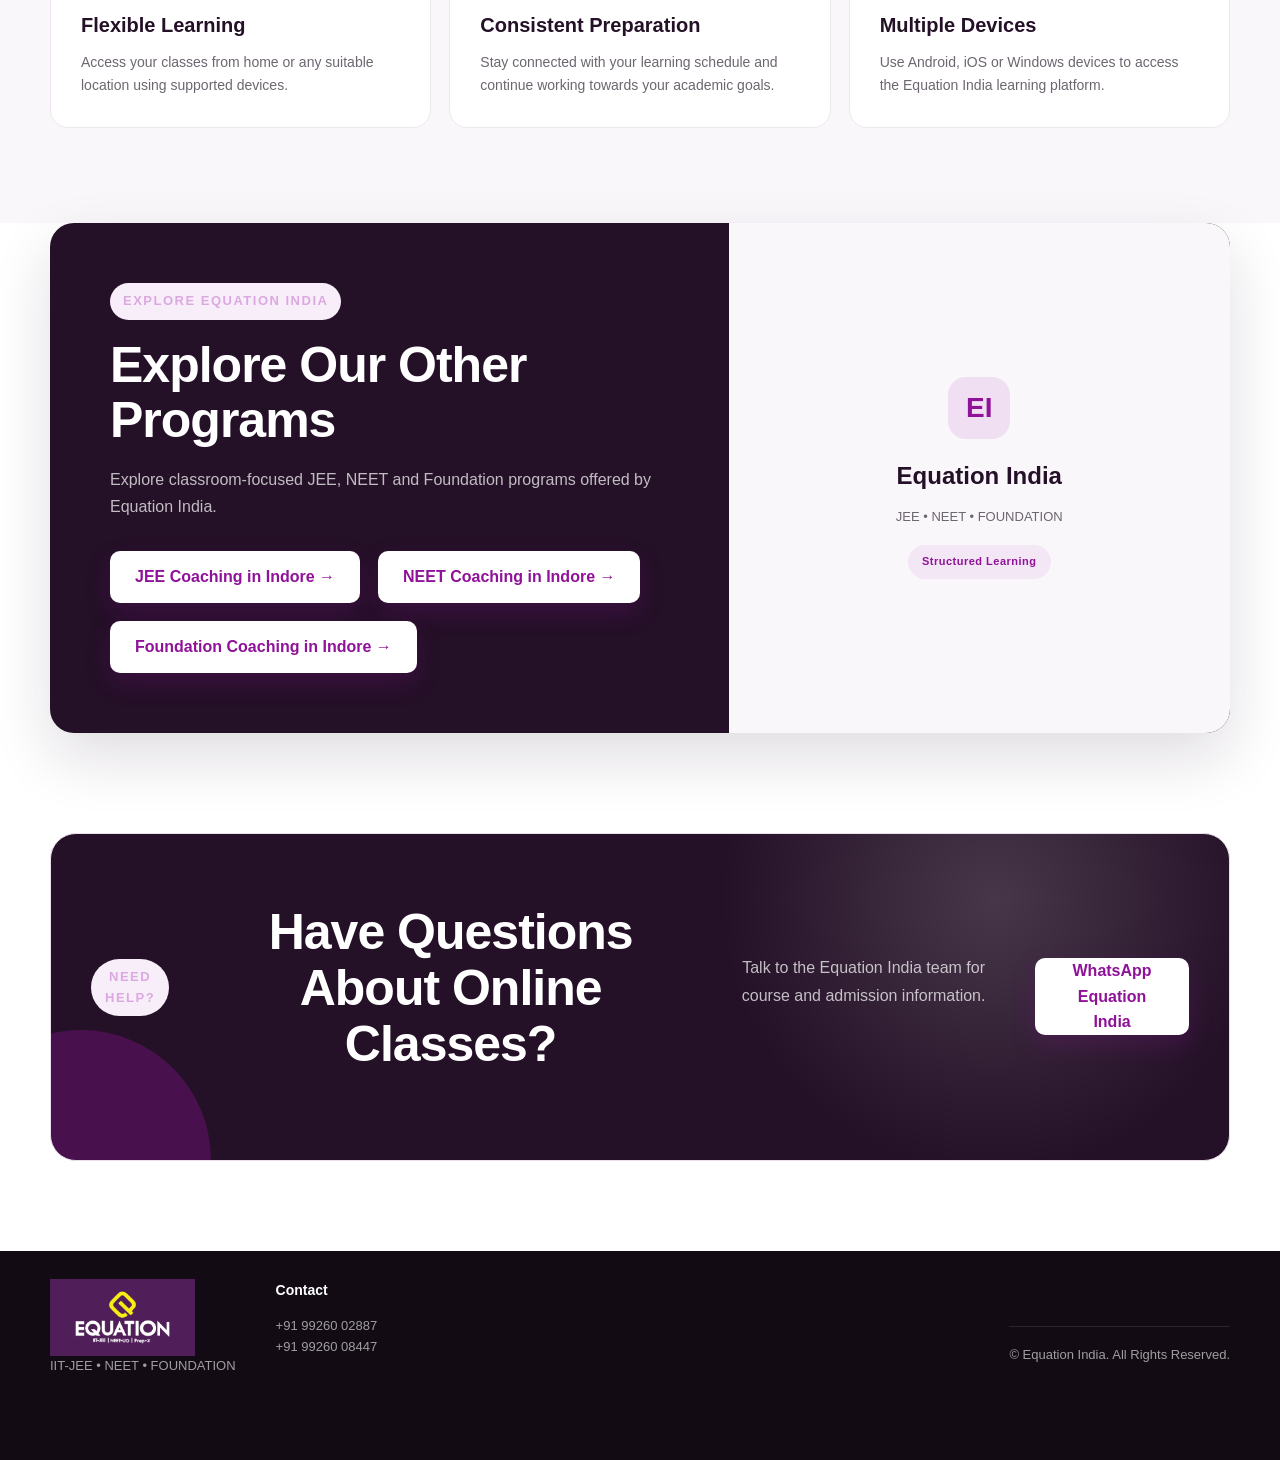
<file: pages/online.html>
<!DOCTYPE html>
<html lang="en">

<head>

    <meta charset="UTF-8">

    <meta name="viewport" content="width=device-width, initial-scale=1.0">

    <title>Online JEE & NEET Coaching | Equation India Online Classes</title>

    <meta name="description"
          content="Join Equation India online JEE, NEET and Foundation classes with live and recorded learning through Android, iOS and Windows apps.">

    <meta name="robots"
          content="index, follow">

    <link rel="canonical"
          href="https://equation-india-website.netlify.app/online.html">


    <!-- Open Graph -->

    <meta property="og:type"
          content="website">

    <meta property="og:title"
          content="Online JEE & NEET Coaching | Equation India">

    <meta property="og:description"
          content="Access Equation India online JEE, NEET and Foundation classes through Android, iOS and Windows devices.">

    <meta property="og:url"
          content="https://equation-india-website.netlify.app/online.html">

    <meta property="og:site_name"
          content="Equation India">

    <meta property="og:image"
          content="https://equation-india-website.netlify.app/images/equation-logo.png">


    <!-- Twitter -->

    <meta name="twitter:card"
          content="summary_large_image">

    <meta name="twitter:title"
          content="Online JEE & NEET Coaching | Equation India">

    <meta name="twitter:description"
          content="Join Equation India online JEE, NEET and Foundation classes through Android, iOS and Windows apps.">

    <meta name="twitter:image"
          content="https://equation-india-website.netlify.app/images/equation-logo.png">


    <link rel="stylesheet" href="../css/style.css">
    <link rel="stylesheet" href="../css/landing.css">


    <!-- Structured Data -->

    <script type="application/ld+json">
    {
        "@context": "https://schema.org",
        "@type": "WebPage",
        "name": "Online JEE & NEET Coaching | Equation India",
        "url": "https://equation-india-website.netlify.app/online.html",
        "description": "Online JEE, NEET and Foundation classes through Android, iOS and Windows devices.",
        "isPartOf": {
            "@type": "WebSite",
            "name": "Equation India",
            "url": "https://equation-india-website.netlify.app/"
        },
        "publisher": {
            "@type": "EducationalOrganization",
            "name": "Equation India",
            "url": "https://equation-india-website.netlify.app/",
            "telephone": [
                "+91-9926002887",
                "+91-9926008447"
            ],
            "areaServed": [
                {
                    "@type": "City",
                    "name": "Indore"
                },
                {
                    "@type": "City",
                    "name": "Satna"
                }
            ]
        },
        "about": [
            {
                "@type": "Thing",
                "name": "Online JEE Coaching"
            },
            {
                "@type": "Thing",
                "name": "Online NEET Coaching"
            },
            {
                "@type": "Thing",
                "name": "Online Foundation Classes"
            }
        ]
    }
    </script>

</head>


<body>


<!-- HEADER -->

<header class="header">

    <div class="container nav">

        <a href="../index.html" class="logo">

            <img src="../images/equation-logo.png"
                 alt="Equation India - Online JEE and NEET Coaching">

        </a>


        <nav class="desktop-nav">

            <a href="../index.html#programs">
                Programs
            </a>

            <a href="../index.html#about">
                About
            </a>

            <a href="../index.html#results">
                Results
            </a>

            <a href="../index.html#contact">
                Contact
            </a>

        </nav>


        <a href="https://wa.me/919926008447?text=Hello%20Equation%20India%2C%20I%20want%20to%20know%20more%20about%20online%20classes."
           class="nav-button"
           target="_blank"
           rel="noopener noreferrer">

            Enquire Now

        </a>

    </div>

</header>



<!-- HERO -->

<section class="hero">

    <div class="container hero-grid">


        <div class="hero-content">

            <span class="eyebrow">
                ONLINE JEE & NEET COACHING
            </span>


         <h1>
    Online JEE & NEET Coaching.<br>
    Learn From Anywhere With Equation India.
</h1>


           <p>
    Access Equation India online JEE and NEET coaching
    through live and recorded classes on Android, iOS
    and Windows devices. Learn from anywhere and stay
    consistent with your competitive exam preparation.
</p>


            <div class="hero-actions">

                <a href="#download"
                   class="btn-primary">

                    Get The App

                </a>


                <a href="https://wa.me/919926008447?text=Hello%20Equation%20India%2C%20I%20want%20information%20about%20online%20classes."
                   class="btn-secondary"
                   target="_blank"
                   rel="noopener noreferrer">

                    Talk to Us

                </a>

            </div>

        </div>



        <div class="hero-image">

            <div class="payment-placeholder">

                <div class="payment-icon">
                    ▶
                </div>


                <h3>
                    Equation India
                </h3>


                <p>
                    Online Classes
                </p>


                <span>
                    JEE • NEET • FOUNDATION
                </span>

            </div>

        </div>

    </div>

</section>



<!-- ONLINE PROGRAMS -->

<section class="what-you-get">

    <div class="container">


        <div class="section-heading">

            <span class="eyebrow">
                ONLINE LEARNING
            </span>


            <h2>
                Online JEE, NEET & Foundation Classes
            </h2>


            <p>
                Continue your preparation with Equation India's
                online learning platform and access classes
                through your preferred device.
            </p>

        </div>



        <div class="feature-grid">


            <div class="feature-item">

                <span>
                    01
                </span>


                <h3>
                    Online JEE Classes
                </h3>


                <p>
                    Continue JEE Main and Advanced preparation
                    through structured online learning.
                </p>

            </div>


            <div class="feature-item">

                <span>
                    02
                </span>


                <h3>
                    Online NEET Classes
                </h3>


                <p>
                    Access NEET preparation from wherever you
                    are and stay consistent with your studies.
                </p>

            </div>


            <div class="feature-item">

                <span>
                    03
                </span>


                <h3>
                    Online Foundation Classes
                </h3>


                <p>
                    Support your Classes 5–10 preparation with
                    structured online learning.
                </p>

            </div>


        </div>

    </div>

</section>



<!-- FEATURES -->

<section class="what-you-get">

    <div class="container">


        <div class="section-heading">

            <span class="eyebrow">
                YOUR ONLINE LEARNING SYSTEM
            </span>


            <h2>
                Your Classes. Your Device. Your Convenience.
            </h2>


            <p>
                Learn through the official Equation India
                online learning platform.
            </p>

        </div>


        <div class="feature-grid">


            <div class="feature-item">

                <span>
                    01
                </span>


                <h3>
                    Live Classes
                </h3>


                <p>
                    Attend your scheduled online classes
                    from wherever you are.
                </p>

            </div>


            <div class="feature-item">

                <span>
                    02
                </span>


                <h3>
                    Recorded Learning
                </h3>


                <p>
                    Access available recorded classes
                    and revise important concepts.
                </p>

            </div>


            <div class="feature-item">

                <span>
                    03
                </span>


                <h3>
                    Study Anywhere
                </h3>


                <p>
                    Continue your preparation using
                    your preferred device.
                </p>

            </div>


        </div>

    </div>

</section>



<!-- APP DOWNLOAD -->

<section class="admission-section"
         id="download">

    <div class="container admission-box">


        <div class="admission-content">

            <span class="eyebrow">
                DOWNLOAD THE APP
            </span>


            <h2>
                Choose Your Device
            </h2>


            <p>
                Download the official Equation India app
                and access your online JEE, NEET and
                Foundation classes.
            </p>


            <div class="admission-actions">


                <a href="https://play.google.com/store/apps/details?id=com.classiolabs.equation&pcampaignid=web_share"
                   class="btn-primary"
                   target="_blank"
                   rel="noopener noreferrer">

                    Android App →

                </a>


                <a href="https://apps.apple.com/in/app/equation-india/id6774306838"
                   class="btn-primary"
                   target="_blank"
                   rel="noopener noreferrer">

                    iPhone / iPad →

                </a>


                <a href="https://apps.microsoft.com/detail/9N36CD055352?hl=en-us&gl=US&ocid=pdpshare"
                   class="btn-primary"
                   target="_blank"
                   rel="noopener noreferrer">

                    Windows App →

                </a>


            </div>

        </div>



        <div class="payment-placeholder">

            <div class="payment-icon">
                APP
            </div>


            <h3>
                Equation India
            </h3>


            <p>
                JEE • NEET • FOUNDATION
            </p>


            <span>
                Android • iOS • Windows
            </span>

        </div>

    </div>

</section>



<!-- LOCAL / ONLINE LEARNING INFORMATION -->

<section class="what-you-get">

    <div class="container">


        <div class="section-heading">

            <span class="eyebrow">
                LEARN FROM ANYWHERE
            </span>


            <h2>
                Online Coaching for Students Beyond the Classroom
            </h2>


            <p>
    Students in Indore, Satna and across India can access
    Equation India's online JEE and NEET coaching from
    anywhere. Learn through structured classes, regular
    practice and flexible online study.
</p>

        </div>


        <div class="feature-grid">


            <div class="feature-item">

                <span>
                    01
                </span>


                <h3>
                    Flexible Learning
                </h3>


                <p>
                    Access your classes from home or any suitable
                    location using supported devices.
                </p>

            </div>


            <div class="feature-item">

                <span>
                    02
                </span>


                <h3>
                    Consistent Preparation
                </h3>


                <p>
                    Stay connected with your learning schedule
                    and continue working towards your academic goals.
                </p>

            </div>


            <div class="feature-item">

                <span>
                    03
                </span>


                <h3>
                    Multiple Devices
                </h3>


                <p>
                    Use Android, iOS or Windows devices to
                    access the Equation India learning platform.
                </p>

            </div>


        </div>

    </div>

</section>



<!-- RELATED PROGRAMS -->

<section class="admission-section">

    <div class="container admission-box">


        <div class="admission-content">

            <span class="eyebrow">
                EXPLORE EQUATION INDIA
            </span>


            <h2>
                Explore Our Other Programs
            </h2>


            <p>
                Explore classroom-focused JEE, NEET and
                Foundation programs offered by Equation India.
            </p>


            <div class="admission-actions">


                <a href="../jee.html"
                     class="btn-primary">

                   JEE Coaching in Indore →

         </a>


                <a href="../neet.html"
                   class="btn-primary">

                   NEET Coaching in Indore →

         </a>


                  <a href="../foundation.html"
                 class="btn-primary">

                   Foundation Coaching in Indore →

         </a>


            </div>

        </div>



        <div class="payment-placeholder">

            <div class="payment-icon">
                EI
            </div>


            <h3>
                Equation India
            </h3>


            <p>
                JEE • NEET • FOUNDATION
            </p>


            <span>
                Structured Learning
            </span>

        </div>


    </div>

</section>



<!-- CTA -->

<section id="contact">

    <div class="container">

        <div class="cta-box">

            <span class="eyebrow">
                NEED HELP?
            </span>


            <h2>
                Have Questions About Online Classes?
            </h2>


            <p>
                Talk to the Equation India team
                for course and admission information.
            </p>


            <a href="https://wa.me/919926008447?text=Hello%20Equation%20India%2C%20I%20want%20information%20about%20online%20classes."
               class="btn-primary"
               target="_blank"
               rel="noopener noreferrer">

                WhatsApp Equation India

            </a>

        </div>

    </div>

</section>



<!-- FOOTER -->

<footer class="footer">

    <div class="container">


        <div class="footer-grid">


            <div>

                <img src="../images/equation-logo.png"
                     alt="Equation India - Online JEE NEET Foundation Classes"
                     style="width:145px;">


                <p>
                    IIT-JEE • NEET • FOUNDATION
                </p>

            </div>



            <div>

                <h4>
                    Contact
                </h4>


                <p>
                    +91 99260 02887
                </p>


                <p>
                    +91 99260 08447
                </p>

            </div>

        </div>


        <div class="footer-bottom">

            <p>
                © Equation India. All Rights Reserved.
            </p>

        </div>

    </div>

</footer>



<!-- FLOATING WHATSAPP -->

<a href="https://wa.me/919926008447?text=Hello%20Equation%20India%2C%20I%20want%20information%20about%20online%20classes."
   class="whatsapp-float"
   target="_blank"
   rel="noopener noreferrer"
   aria-label="Chat with Equation India on WhatsApp">

    WA

</a>


<script src="../js/script.js"></script>


</body>

</html>
</file>
<file: css/style.css>
/* =========================================================
   EQUATION INDIA — MAIN STYLES
   ========================================================= */

:root {
    --purple: #8f1299;
    --purple-dark: #42104d;
    --purple-light: #f8eef9;
    --yellow: #ffe900;
    --dark: #17131a;
    --text: #514a55;
    --white: #ffffff;
    --border: #eadfea;
    --light: #faf8fb;

    --container: 1180px;
    --radius: 20px;
    --shadow: 0 15px 45px rgba(66, 16, 77, 0.10);
}


/* ================= RESET ================= */

* {
    margin: 0;
    padding: 0;
    box-sizing: border-box;
}

html {
    scroll-behavior: smooth;
}

body {
    font-family: Arial, Helvetica, sans-serif;
    color: var(--dark);
    background: var(--white);
    line-height: 1.6;
}

a {
    text-decoration: none;
    color: inherit;
}

img {
    max-width: 100%;
    height: auto;
    display: block;
}

.container {
    width: min(100% - 40px, var(--container));
    margin: 0 auto;
}


/* ================= HEADER ================= */

.header {
    position: sticky;
    top: 0;
    z-index: 1000;
    background: rgba(255, 255, 255, 0.96);
    border-bottom: 1px solid var(--border);
    backdrop-filter: blur(12px);
}

.nav {
    min-height: 78px;
    display: flex;
    align-items: center;
    justify-content: space-between;
    gap: 30px;
}

.logo {
    display: flex;
    flex-direction: column;
    line-height: 0.95;
}

.logo-main {
    font-size: 25px;
    font-weight: 900;
    letter-spacing: 1px;
    color: var(--purple);
}

.logo-sub {
    font-size: 10px;
    font-weight: 800;
    letter-spacing: 4px;
    color: var(--purple-dark);
    margin-top: 4px;
}

.desktop-nav {
    display: flex;
    align-items: center;
    gap: 32px;
}

.desktop-nav a {
    font-size: 14px;
    font-weight: 600;
    color: #403943;
    transition: 0.25s ease;
}

.desktop-nav a:hover {
    color: var(--purple);
}

.nav-button {
    background: var(--purple);
    color: white;
    padding: 12px 21px;
    border-radius: 10px;
    font-size: 14px;
    font-weight: 700;
    transition: 0.25s ease;
}

.nav-button:hover {
    background: var(--purple-dark);
    transform: translateY(-2px);
}


/* ================= HERO ================= */

.hero {
    position: relative;
    overflow: hidden;
    padding: 95px 0 85px;
    background:
        radial-gradient(circle at 85% 15%, rgba(143, 18, 153, 0.10), transparent 30%),
        linear-gradient(180deg, #ffffff 0%, #fbf7fc 100%);
}

.hero-grid {
    display: grid;
    grid-template-columns: 1.05fr 0.95fr;
    align-items: center;
    gap: 70px;
}

.eyebrow {
    display: inline-flex;
    align-items: center;
    padding: 8px 13px;
    border-radius: 50px;
    background: var(--purple-light);
    color: var(--purple);
    font-size: 12px;
    font-weight: 800;
    letter-spacing: 1px;
    margin-bottom: 20px;
}

.hero h1 {
    max-width: 700px;
    font-size: clamp(44px, 5.5vw, 72px);
    line-height: 1.03;
    letter-spacing: -2.5px;
    margin-bottom: 25px;
}

.hero h1 span {
    display: block;
    color: var(--purple);
}

.hero-content > p {
    max-width: 590px;
    color: var(--text);
    font-size: 18px;
    line-height: 1.75;
    margin-bottom: 32px;
}

.hero-buttons {
    display: flex;
    flex-wrap: wrap;
    gap: 13px;
    margin-bottom: 45px;
}


/* ================= BUTTONS ================= */

.btn {
    display: inline-flex;
    align-items: center;
    justify-content: center;
    min-height: 50px;
    padding: 13px 22px;
    border-radius: 10px;
    font-size: 14px;
    font-weight: 800;
    transition: 0.25s ease;
}

.btn-primary {
    background: var(--purple);
    color: white;
    box-shadow: 0 10px 25px rgba(143, 18, 153, 0.22);
}

.btn-primary:hover {
    background: var(--purple-dark);
    transform: translateY(-2px);
}

.btn-secondary {
    background: white;
    color: var(--purple-dark);
    border: 1px solid #d8c9da;
}

.btn-secondary:hover {
    border-color: var(--purple);
    color: var(--purple);
    transform: translateY(-2px);
}


/* ================= HERO TRUST ================= */

.hero-trust {
    display: flex;
    flex-wrap: wrap;
    gap: 30px;
}

.hero-trust div {
    display: flex;
    flex-direction: column;
    border-left: 2px solid var(--purple);
    padding-left: 12px;
}

.hero-trust strong {
    font-size: 18px;
    color: var(--purple-dark);
}

.hero-trust span {
    font-size: 12px;
    color: #77717a;
}


/* ================= HERO VISUAL ================= */

.hero-visual {
    position: relative;
}

.visual-card {
    position: relative;
    min-height: 500px;
    border-radius: 30px;
    overflow: hidden;
    background:
        linear-gradient(145deg, #42104d 0%, #8f1299 55%, #b62bc0 100%);
    box-shadow: 0 30px 70px rgba(66, 16, 77, 0.22);
}

.visual-card::before {
    content: "";
    position: absolute;
    width: 330px;
    height: 330px;
    border: 1px solid rgba(255,255,255,0.18);
    border-radius: 50%;
    top: -80px;
    right: -70px;
}

.visual-card::after {
    content: "";
    position: absolute;
    width: 260px;
    height: 260px;
    border: 1px solid rgba(255,255,255,0.12);
    border-radius: 50%;
    bottom: -100px;
    left: -80px;
}

.placeholder {
    position: absolute;
    inset: 30px;
    border: 1px solid rgba(255,255,255,0.20);
    border-radius: 24px;
    display: flex;
    flex-direction: column;
    align-items: center;
    justify-content: center;
    color: white;
    text-align: center;
    z-index: 2;
}

.placeholder-logo {
    font-size: 42px;
    font-weight: 900;
    letter-spacing: 3px;
}

.placeholder p {
    margin-top: 8px;
    font-size: 18px;
    opacity: 0.9;
}

.placeholder small {
    margin-top: 15px;
    opacity: 0.55;
}


/* ================= SECTIONS ================= */

.section {
    padding: 105px 0;
}

.section-heading {
    max-width: 720px;
    margin-bottom: 55px;
}

.section-label {
    display: block;
    color: var(--purple);
    font-size: 11px;
    font-weight: 900;
    letter-spacing: 2px;
    margin-bottom: 12px;
}

.section-heading h2 {
    font-size: clamp(32px, 4vw, 50px);
    line-height: 1.08;
    letter-spacing: -1.5px;
    margin-bottom: 16px;
}

.section-heading p {
    color: var(--text);
    font-size: 16px;
    max-width: 650px;
}


/* ================= PROGRAMS ================= */

.program-grid {
    display: grid;
    grid-template-columns: repeat(4, 1fr);
    gap: 18px;
}

.program-card {
    position: relative;
    min-height: 320px;
    padding: 28px;
    border: 1px solid var(--border);
    border-radius: var(--radius);
    background: white;
    transition: 0.3s ease;
}

.program-card:hover {
    transform: translateY(-7px);
    box-shadow: var(--shadow);
    border-color: rgba(143, 18, 153, 0.30);
}

.program-card.featured {
    background: var(--purple);
    color: white;
}

.program-number {
    display: inline-flex;
    width: 38px;
    height: 38px;
    align-items: center;
    justify-content: center;
    border-radius: 50%;
    background: var(--purple-light);
    color: var(--purple);
    font-size: 11px;
    font-weight: 900;
    margin-bottom: 40px;
}

.featured .program-number {
    background: rgba(255,255,255,0.16);
    color: white;
}

.program-card h3 {
    font-size: 25px;
    margin-bottom: 13px;
}

.program-card p {
    color: var(--text);
    font-size: 14px;
    line-height: 1.7;
    margin-bottom: 24px;
}

.featured p {
    color: rgba(255,255,255,0.80);
}

.program-card a {
    color: var(--purple);
    font-size: 13px;
    font-weight: 800;
}

.featured a {
    color: var(--yellow);
}


/* ================= NSB ================= */

.nsb-section {
    padding: 110px 0;
    background: var(--light);
}

.nsb-grid {
    display: grid;
    grid-template-columns: 0.9fr 1.1fr;
    align-items: center;
    gap: 80px;
}

.nsb-image {
    min-height: 520px;
}

.nsb-placeholder {
    height: 100%;
    min-height: 520px;
    border-radius: 28px;
    background:
        linear-gradient(145deg, #42104d, #8f1299);
    display: flex;
    flex-direction: column;
    align-items: center;
    justify-content: center;
    color: white;
    box-shadow: var(--shadow);
}

.nsb-placeholder span {
    font-size: 45px;
    font-weight: 900;
}

.nsb-placeholder small {
    margin-top: 10px;
    opacity: 0.6;
}

.nsb-content h2 {
    font-size: clamp(35px, 4vw, 54px);
    line-height: 1.08;
    letter-spacing: -1.5px;
    margin-bottom: 22px;
}

.nsb-content h2 span {
    color: var(--purple);
}

.nsb-intro {
    max-width: 650px;
    color: var(--text);
    font-size: 17px;
    line-height: 1.8;
    margin-bottom: 35px;
}

.nsb-stats {
    display: grid;
    grid-template-columns: repeat(3, 1fr);
    gap: 15px;
    margin-bottom: 35px;
}

.nsb-stats div {
    padding: 18px;
    background: white;
    border: 1px solid var(--border);
    border-radius: 14px;
}

.nsb-stats strong,
.nsb-stats span {
    display: block;
}

.nsb-stats strong {
    color: var(--purple-dark);
    font-size: 16px;
}

.nsb-stats span {
    color: #77717a;
    font-size: 11px;
    margin-top: 3px;
}


/* ================= FEATURES ================= */

.features-grid {
    display: grid;
    grid-template-columns: repeat(3, 1fr);
    gap: 20px;
}

.feature {
    padding: 30px;
    border-top: 2px solid var(--purple);
    background: #fff;
}

.feature > span {
    color: var(--purple);
    font-size: 11px;
    font-weight: 900;
}

.feature h3 {
    margin: 20px 0 8px;
    font-size: 20px;
}

.feature p {
    color: var(--text);
    font-size: 14px;
}


/* ================= RESULTS ================= */

.results-section {
    padding: 105px 0;
    background: var(--purple-dark);
    color: white;
}

.section-heading.light p,
.results-section .section-label {
    color: rgba(255,255,255,0.72);
}

.results-section .section-label {
    color: var(--yellow);
}

.results-grid {
    display: grid;
    grid-template-columns: repeat(3, 1fr);
    gap: 20px;
}

.result-card {
    padding: 35px;
    border: 1px solid rgba(255,255,255,0.16);
    border-radius: 18px;
    background: rgba(255,255,255,0.06);
}

.result-card strong,
.result-card span,
.result-card small {
    display: block;
}

.result-card strong {
    color: var(--yellow);
    font-size: 45px;
    line-height: 1;
    margin-bottom: 15px;
}

.result-card span {
    font-size: 17px;
    font-weight: 700;
}

.result-card small {
    color: rgba(255,255,255,0.55);
    margin-top: 4px;
}


/* ================= CTA ================= */

.cta-section {
    padding: 90px 0;
}

.cta-box {
    padding: 55px;
    border-radius: 25px;
    background:
        linear-gradient(135deg, #f8eef9, #ffffff);
    border: 1px solid var(--border);
    display: flex;
    align-items: center;
    justify-content: space-between;
    gap: 40px;
}

.cta-box h2 {
    max-width: 650px;
    font-size: clamp(30px, 4vw, 48px);
    line-height: 1.08;
    letter-spacing: -1px;
    margin-bottom: 14px;
}

.cta-box p {
    color: var(--text);
}

.cta-buttons {
    display: flex;
    gap: 12px;
    flex-shrink: 0;
}

.btn-whatsapp {
    background: #20b85a;
    color: white;
}

.btn-whatsapp:hover {
    background: #148c43;
    transform: translateY(-2px);
}


/* ================= FOOTER ================= */

footer {
    background: #17121a;
    color: white;
    padding-top: 65px;
}

.footer-grid {
    display: grid;
    grid-template-columns: 1.4fr 1fr 1fr 1fr;
    gap: 40px;
    padding-bottom: 55px;
}

.footer-logo {
    color: var(--yellow);
    font-size: 25px;
    font-weight: 900;
    letter-spacing: 1px;
}

.footer-grid p {
    color: rgba(255,255,255,0.55);
    font-size: 13px;
    margin-top: 8px;
}

.footer-grid h4 {
    margin-bottom: 15px;
    font-size: 14px;
}

.footer-grid a {
    display: block;
    color: rgba(255,255,255,0.60);
    font-size: 13px;
    margin-bottom: 9px;
}

.footer-grid a:hover {
    color: white;
}

.footer-bottom {
    border-top: 1px solid rgba(255,255,255,0.10);
    padding: 18px 0;
    text-align: center;
}

.footer-bottom p {
    color: rgba(255,255,255,0.40);
    font-size: 11px;
}


/* Floating WhatsApp Button */
.whatsapp-float {
    position: fixed !important;
    right: 25px !important;
    bottom: 25px !important;
    width: 58px !important;
    height: 58px !important;
    border-radius: 50% !important;
    display: flex !important;
    align-items: center !important;
    justify-content: center !important;
    background: #25D366 !important;
    color: #ffffff !important;
    text-decoration: none !important;
    font-weight: 700 !important;
    font-size: 13px !important;
    z-index: 9999 !important;
    box-shadow: 0 6px 20px rgba(0,0,0,0.20) !important;
}

/* ================= RESPONSIVE ================= */

@media (max-width: 1000px) {

    .program-grid {
        grid-template-columns: repeat(2, 1fr);
    }

    .hero-grid {
        grid-template-columns: 1fr;
    }

    .hero-visual {
        max-width: 650px;
    }

    .nsb-grid {
        grid-template-columns: 1fr;
    }

    .features-grid {
        grid-template-columns: repeat(2, 1fr);
    }

    .cta-box {
        flex-direction: column;
        align-items: flex-start;
    }

    .footer-grid {
        grid-template-columns: repeat(2, 1fr);
    }
}


@media (max-width: 700px) {

    .container {
        width: min(100% - 28px, var(--container));
    }

    .desktop-nav {
        display: none;
    }

    .nav-button {
        padding: 10px 14px;
    }

    .hero {
        padding: 65px 0;
    }

  .hero h1 {
        font-size: clamp(36px, 10vw, 43px);
          letter-spacing: -1.5px;
   }

    .hero-content > p {
        font-size: 16px;
    }

    .hero-trust {
        gap: 18px;
    }

    .hero-trust div {
        min-width: 90px;
    }

    .visual-card {
        min-height: 390px;
    }

    .section {
        padding: 75px 0;
    }

    .program-grid {
        grid-template-columns: 1fr;
    }

    .features-grid {
        grid-template-columns: 1fr;
    }

    .nsb-image,
    .nsb-placeholder {
        min-height: 390px;
    }

    .nsb-stats {
        grid-template-columns: 1fr;
    }

    .results-grid {
        grid-template-columns: 1fr;
    }

    .cta-box {
        padding: 32px 22px;
    }

    .cta-buttons {
        flex-direction: column;
        width: 100%;
    }

    .cta-buttons .btn {
        width: 100%;
    }

    .footer-grid {
        grid-template-columns: 1fr;
    }

    .whatsapp-float {
        width: 56px;
        height: 56px;
        right: 15px;
        bottom: 15px;
    }
}
.nsb-placeholder {
    overflow: hidden;
}

.nsb-placeholder img {
    width: 100%;
    height: 100%;
    display: block;
    object-fit: cover;
    object-position: center;
}
.hero-image {
    width: 100%;
    height: 100%;
    min-height: 420px;
    border-radius: 24px;
    overflow: hidden;
}

.hero-image img {
    width: 100%;
    height: 100%;
    display: block;
    object-fit: cover;
    object-position: center;
}
.logo img {
    width: 145px;
    height: auto;
    display: block;
}
/* =========================================================
   APP DOWNLOAD SECTION
   ========================================================= */

.app-download-section {
    background:
        linear-gradient(180deg, #ffffff 0%, #faf5fb 100%);
}

.app-download-box {
    position: relative;
    overflow: hidden;
    display: grid;
    grid-template-columns: 1.15fr 0.85fr;
    align-items: center;
    gap: 70px;
    padding: 65px 70px;
    border-radius: 30px;
    background:
        linear-gradient(135deg, #42104d 0%, #691477 52%, #8f1299 100%);
    box-shadow: 0 25px 65px rgba(66, 16, 77, 0.18);
    color: white;
}

.app-download-box::before {
    content: "";
    position: absolute;
    width: 360px;
    height: 360px;
    border: 1px solid rgba(255,255,255,0.12);
    border-radius: 50%;
    top: -170px;
    right: -90px;
}

.app-download-box::after {
    content: "";
    position: absolute;
    width: 280px;
    height: 280px;
    border: 1px solid rgba(255,255,255,0.08);
    border-radius: 50%;
    bottom: -170px;
    left: -100px;
}

.app-content {
    position: relative;
    z-index: 2;
}

.app-content .section-label {
    color: var(--yellow);
}

.app-content h2 {
    max-width: 650px;
    font-size: clamp(34px, 4vw, 52px);
    line-height: 1.08;
    letter-spacing: -1.5px;
    margin-bottom: 20px;
}

.app-content > p {
    max-width: 620px;
    color: rgba(255,255,255,0.78);
    font-size: 16px;
    line-height: 1.75;
    margin-bottom: 30px;
}

.app-features {
    display: grid;
    grid-template-columns: repeat(3, 1fr);
    gap: 12px;
    margin-bottom: 32px;
}

.app-features div {
    padding: 15px;
    border: 1px solid rgba(255,255,255,0.14);
    border-radius: 12px;
    background: rgba(255,255,255,0.06);
}

.app-features strong,
.app-features span {
    display: block;
}

.app-features strong {
    font-size: 13px;
    color: white;
    margin-bottom: 4px;
}

.app-features span {
    font-size: 11px;
    line-height: 1.5;
    color: rgba(255,255,255,0.58);
}

.app-buttons {
    display: flex;
    flex-wrap: wrap;
    align-items: center;
    gap: 12px;
}

.app-buttons .btn-primary {
    background: white;
    color: var(--purple-dark);
    box-shadow: none;
}

.app-buttons .btn-primary:hover {
    background: var(--yellow);
    color: var(--purple-dark);
}

.app-buttons .btn-secondary {
    background: transparent;
    color: white;
    border-color: rgba(255,255,255,0.35);
}

.app-buttons .btn-secondary:hover {
    background: rgba(255,255,255,0.10);
    border-color: white;
    color: white;
}

.app-windows-link {
    display: inline-flex;
    align-items: center;
    min-height: 50px;
    padding: 13px 18px;
    border-radius: 10px;
    color: rgba(255,255,255,0.78);
    font-size: 13px;
    font-weight: 800;
    transition: 0.25s ease;
}

.app-windows-link:hover {
    color: var(--yellow);
    transform: translateX(2px);
}


/* ================= APP VISUAL ================= */

.app-visual {
    position: relative;
    min-height: 390px;
    display: flex;
    align-items: center;
    justify-content: center;
    z-index: 2;
}

.app-device-card {
    position: relative;
    width: 245px;
    height: 440px;
    padding: 9px;
    border-radius: 34px;
    background: #17131a;
    border: 2px solid rgba(255,255,255,0.35);
    box-shadow:
        0 30px 60px rgba(0,0,0,0.28),
        0 0 0 10px rgba(255,255,255,0.05);
    transform: rotate(4deg);
}

.app-device-screen {
    width: 100%;
    height: 100%;
    border-radius: 27px;
    background:
        linear-gradient(160deg, #ffffff 0%, #f8eef9 55%, #ead4ed 100%);
    display: flex;
    flex-direction: column;
    align-items: center;
    justify-content: center;
    text-align: center;
    color: var(--purple-dark);
    padding: 25px;
}

.app-logo-mark {
    width: 72px;
    height: 72px;
    display: flex;
    align-items: center;
    justify-content: center;
    border-radius: 20px;
    background: var(--purple);
    color: white;
    font-size: 38px;
    font-weight: 900;
    box-shadow: 0 12px 25px rgba(143,18,153,0.25);
    margin-bottom: 22px;
}

.app-device-screen strong {
    font-size: 18px;
    letter-spacing: 1px;
}

.app-device-screen span {
    margin-top: 7px;
    font-size: 9px;
    font-weight: 800;
    letter-spacing: 1.5px;
    color: var(--purple);
}

.app-device-screen small {
    margin-top: 35px;
    font-size: 11px;
    color: #77717a;
}


/* ================= APP RESPONSIVE ================= */

@media (max-width: 1000px) {

    .app-download-box {
        grid-template-columns: 1fr 0.65fr;
        gap: 35px;
        padding: 50px;
    }

    .app-features {
        grid-template-columns: 1fr;
    }

    .app-device-card {
        width: 205px;
        height: 370px;
    }
}

.app-logo-mark {
    width: 120px;
    height: auto;
    margin: 0 auto 20px;
    display: flex;
    align-items: center;
    justify-content: center;
}

.app-logo-mark img {
    width: 100%;
    height: auto;
    max-height: 70px;
    object-fit: contain;
    display: block;
}

@media (max-width: 700px) {

    .app-download-box {
        grid-template-columns: 1fr;
        gap: 45px;
        padding: 40px 24px;
        border-radius: 24px;
    }

    .app-content h2 {
        font-size: 35px;
    }

    .app-content > p {
        font-size: 15px;
    }

    .app-features {
        grid-template-columns: 1fr;
        gap: 10px;
    }

    .app-buttons {
        flex-direction: column;
        align-items: stretch;
    }

    .app-buttons .btn,
    .app-windows-link {
        width: 100%;
        justify-content: center;
    }

    .app-visual {
        min-height: 350px;
    }

    .app-device-card {
        width: 190px;
        height: 345px;
        transform: rotate(2deg);
    }

    .app-device-screen strong {
        font-size: 16px;
    }
}

@media (max-width: 700px) {

    .hero-image,
    .hero-image img {
        min-height: 320px;
    }

}
</file>
<file: css/landing.css>
/* =========================================
   EQUATION INDIA - JEE LANDING PAGE
   ========================================= */

:root {
    --equation-purple: #8f1299;
    --equation-dark: #241027;
    --equation-light: #faf7fb;
    --text-dark: #17131a;
    --text-muted: #6d6670;
    --white: #ffffff;
}


/* ---------- GLOBAL ---------- */

body {
    background: var(--white);
    color: var(--text-dark);
}

html {
    scroll-behavior: smooth;
}


/* ---------- HEADER ---------- */

.header {
    background: rgba(255, 255, 255, 0.96);
    border-bottom: 1px solid #eee8ef;
    backdrop-filter: blur(12px);
}

.header .nav {
    min-height: 76px;
}

.header .logo img {
    width: 145px;
}


/* ---------- HERO ---------- */

.hero {
    position: relative;
    overflow: hidden;
    background:
        radial-gradient(
            circle at 85% 20%,
            rgba(143, 18, 153, 0.12),
            transparent 30%
        ),
        linear-gradient(
            135deg,
            #ffffff 0%,
            #fcf8fd 55%,
            #f7eff9 100%
        );
    padding: 72px 0 80px;
}

.hero::before {
    content: "";
    position: absolute;
    width: 420px;
    height: 420px;
    border-radius: 50%;
    background: rgba(143, 18, 153, 0.06);
    top: -220px;
    right: -120px;
}

.hero-grid {
    position: relative;
    z-index: 2;
    align-items: center;
    gap: 60px;
}


/* ---------- HERO CONTENT ---------- */

.hero-content {
    max-width: 650px;
}

.eyebrow {
    display: inline-block;
    margin-bottom: 18px;
    color: var(--equation-purple);
    font-size: 13px;
    font-weight: 800;
    letter-spacing: 1.5px;
    text-transform: uppercase;
}

.hero h1 {
    margin: 0 0 22px;
    color: var(--equation-dark);
    font-size: clamp(42px, 5vw, 68px);
    line-height: 1.04;
    letter-spacing: -2px;
    font-weight: 800;
}

.hero p {
    max-width: 580px;
    margin: 0 0 30px;
    color: var(--text-muted);
    font-size: 18px;
    line-height: 1.7;
}


/* ---------- HERO BUTTONS ---------- */

.hero-actions {
    display: flex;
    flex-wrap: wrap;
    gap: 14px;
    margin-bottom: 38px;
}

.btn-primary,
.btn-secondary {
    display: inline-flex;
    align-items: center;
    justify-content: center;
    min-height: 52px;
    padding: 0 25px;
    border-radius: 10px;
    font-weight: 700;
    text-decoration: none;
    transition: 0.25s ease;
}

.btn-primary {
    background: var(--equation-purple);
    color: #ffffff;
    box-shadow: 0 10px 25px rgba(143, 18, 153, 0.22);
}

.btn-primary:hover {
    transform: translateY(-2px);
    box-shadow: 0 14px 30px rgba(143, 18, 153, 0.30);
}

.btn-secondary {
    background: #ffffff;
    color: var(--equation-purple);
    border: 1px solid rgba(143, 18, 153, 0.25);
}

.btn-secondary:hover {
    background: #faf3fb;
}


/* ---------- TRUST STATS ---------- */

.trust-row {
    display: flex;
    flex-wrap: wrap;
    gap: 30px;
}

.trust-row > div {
    display: flex;
    flex-direction: column;
    gap: 5px;
}

.trust-row strong {
    color: var(--equation-dark);
    font-size: 22px;
}

.trust-row span {
    color: var(--text-muted);
    font-size: 13px;
}


/* ---------- HERO IMAGE ---------- */

.hero-image {
    position: relative;
    min-height: 470px;
    border-radius: 24px;
    overflow: hidden;
    background: #eee;
    box-shadow:
        0 25px 60px rgba(36, 16, 39, 0.13);
}

.hero-image::after {
    content: "";
    position: absolute;
    inset: 0;
    pointer-events: none;
    border: 1px solid rgba(143, 18, 153, 0.15);
    border-radius: 24px;
}

.hero-image img {
    width: 100%;
    height: 100%;
    min-height: 470px;
    object-fit: cover;
    display: block;
}


/* ---------- PROGRAM SECTION ---------- */

#program-details {
    padding: 95px 0;
    background: #ffffff;
}

.section-heading {
    max-width: 720px;
    margin: 0 auto 55px;
    text-align: center;
}

.section-heading h2 {
    margin: 0 0 18px;
    color: var(--equation-dark);
    font-size: clamp(32px, 4vw, 48px);
    line-height: 1.12;
    letter-spacing: -1px;
}

.section-heading p {
    margin: 0 auto;
    max-width: 620px;
    color: var(--text-muted);
    line-height: 1.7;
    font-size: 16px;
}


/* ---------- PROGRAM CARDS ---------- */

#program-details .program-grid {
    display: grid;
    grid-template-columns: repeat(4, 1fr);
    gap: 18px;
}

#program-details .program-card {
    position: relative;
    min-height: 280px;
    padding: 30px;
    border: 1px solid #ece5ee;
    border-radius: 18px;
    background: #ffffff;
    box-shadow: 0 12px 30px rgba(36, 16, 39, 0.05);
    transition: 0.25s ease;
}

#program-details .program-card:hover {
    transform: translateY(-5px);
    box-shadow: 0 18px 40px rgba(36, 16, 39, 0.10);
}

#program-details .program-card.featured {
    background: var(--equation-purple);
    color: #ffffff;
    border-color: var(--equation-purple);
}

#program-details .program-number {
    display: block;
    margin-bottom: 35px;
    color: var(--equation-purple);
    font-size: 13px;
    font-weight: 800;
}

#program-details .featured .program-number {
    color: #ffffff;
    opacity: 0.8;
}

#program-details .program-card h3 {
    margin: 0 0 13px;
    color: var(--equation-dark);
    font-size: 21px;
}

#program-details .featured h3 {
    color: #ffffff;
}

#program-details .program-card p {
    margin: 0;
    color: var(--text-muted);
    font-size: 14px;
    line-height: 1.65;
}

#program-details .featured p {
    color: rgba(255, 255, 255, 0.82);
}


/* ---------- CTA ---------- */

#contact {
    padding: 0 0 90px;
}

.cta-box {
    position: relative;
    overflow: hidden;
    padding: 70px 40px;
    border-radius: 26px;
    text-align: center;
    background:
        radial-gradient(
            circle at 80% 20%,
            rgba(255, 255, 255, 0.16),
            transparent 28%
        ),
        var(--equation-dark);
}

.cta-box::before {
    content: "";
    position: absolute;
    width: 260px;
    height: 260px;
    border-radius: 50%;
    background: rgba(143, 18, 153, 0.35);
    left: -100px;
    bottom: -130px;
}

.cta-box .eyebrow {
    position: relative;
    z-index: 2;
    color: #dca8e1;
}

.cta-box h2 {
    position: relative;
    z-index: 2;
    max-width: 750px;
    margin: 0 auto 18px;
    color: #ffffff;
    font-size: clamp(32px, 4vw, 50px);
    line-height: 1.12;
}

.cta-box p {
    position: relative;
    z-index: 2;
    max-width: 600px;
    margin: 0 auto 30px;
    color: rgba(255, 255, 255, 0.72);
    line-height: 1.7;
}

.cta-box .btn-primary {
    position: relative;
    z-index: 2;
    background: #ffffff;
    color: var(--equation-purple);
}


/* ---------- FOOTER ---------- */

.footer {
    background: #120b14;
    color: #ffffff;
    padding: 28px 0;
}

.footer .container {
    display: flex;
    justify-content: space-between;
    align-items: center;
    gap: 20px;
}

.footer p {
    margin: 0;
    color: rgba(255, 255, 255, 0.60);
    font-size: 13px;
}


/* ---------- WHATSAPP ---------- */

.whatsapp-float {
    box-shadow:
        0 8px 25px rgba(37, 211, 102, 0.28) !important;
}


/* ---------- MOBILE ---------- */

@media (max-width: 1000px) {

    .hero-grid {
        grid-template-columns: 1fr;
    }

    .hero-content {
        max-width: 800px;
    }

    .hero-image {
        min-height: 380px;
    }

    .hero-image img {
        min-height: 380px;
    }

    #program-details .program-grid {
        grid-template-columns: repeat(2, 1fr);
    }
}


@media (max-width: 650px) {

    .hero {
        padding: 50px 0 60px;
    }

    .hero h1 {
        font-size: 40px;
        letter-spacing: -1.2px;
    }

    .hero p {
        font-size: 16px;
    }

    .hero-actions {
        flex-direction: column;
    }

    .btn-primary,
    .btn-secondary {
        width: 100%;
    }

    .trust-row {
        gap: 20px;
    }

    .hero-image {
        min-height: 300px;
        border-radius: 18px;
    }

    .hero-image img {
        min-height: 300px;
    }

    #program-details {
        padding: 70px 0;
    }

    #program-details .program-grid {
        grid-template-columns: 1fr;
    }

    #program-details .program-card {
        min-height: auto;
    }

    .cta-box {
        padding: 55px 22px;
        border-radius: 20px;
    }

    .footer .container {
        flex-direction: column;
        text-align: center;
    }
}
/* ---------- WHAT YOU GET ---------- */

.what-you-get {
    padding: 95px 0;
    background: #faf7fb;
}

.feature-grid {
    display: grid;
    grid-template-columns: repeat(3, 1fr);
    gap: 18px;
}

.feature-item {
    position: relative;
    padding: 30px;
    min-height: 210px;
    background: #ffffff;
    border: 1px solid #eee6ef;
    border-radius: 18px;
    transition: 0.25s ease;
}

.feature-item:hover {
    transform: translateY(-5px);
    border-color: rgba(143, 18, 153, 0.25);
    box-shadow: 0 18px 40px rgba(36, 16, 39, 0.08);
}

.feature-item span {
    display: inline-flex;
    align-items: center;
    justify-content: center;
    width: 38px;
    height: 38px;
    margin-bottom: 28px;
    border-radius: 10px;
    background: #f3e6f5;
    color: #8f1299;
    font-size: 12px;
    font-weight: 800;
}

.feature-item h3 {
    margin: 0 0 10px;
    color: #241027;
    font-size: 20px;
}

.feature-item p {
    margin: 0;
    color: #6d6670;
    font-size: 14px;
    line-height: 1.65;
}


/* ---------- WHAT YOU GET MOBILE ---------- */

@media (max-width: 850px) {

    .feature-grid {
        grid-template-columns: repeat(2, 1fr);
    }

}


@media (max-width: 600px) {

    .what-you-get {
        padding: 70px 0;
    }

    .feature-grid {
        grid-template-columns: 1fr;
    }

    .feature-item {
        min-height: auto;
    }

}
/* ---------- FACULTY SECTION ---------- */

.faculty-section {
    padding: 100px 0;
    background: #ffffff;
}

.faculty-grid {
    display: grid;
    grid-template-columns: 0.9fr 1.1fr;
    align-items: center;
    gap: 70px;
}

.faculty-image {
    position: relative;
    min-height: 500px;
    border-radius: 24px;
    overflow: hidden;
    background: #f4edf6;
    box-shadow: 0 25px 55px rgba(36, 16, 39, 0.12);
}

.faculty-image::after {
    content: "";
    position: absolute;
    inset: 0;
    border: 1px solid rgba(143, 18, 153, 0.15);
    border-radius: 24px;
    pointer-events: none;
}

.faculty-image img {
    width: 100%;
    height: 100%;
    min-height: 500px;
    display: block;
    object-fit: cover;
    object-position: center;
}

.faculty-content {
    max-width: 600px;
}

.faculty-content h2 {
    margin: 0 0 20px;
    color: #241027;
    font-size: clamp(36px, 4vw, 52px);
    line-height: 1.1;
    letter-spacing: -1px;
}

.faculty-intro {
    margin: 0 0 35px;
    color: #6d6670;
    font-size: 17px;
    line-height: 1.75;
}

.faculty-stats {
    display: grid;
    grid-template-columns: repeat(3, 1fr);
    gap: 12px;
    margin-bottom: 35px;
}

.faculty-stats > div {
    padding: 18px;
    border-radius: 14px;
    background: #faf7fb;
    border: 1px solid #eee6ef;
}

.faculty-stats strong {
    display: block;
    margin-bottom: 5px;
    color: #8f1299;
    font-size: 18px;
}

.faculty-stats span {
    color: #6d6670;
    font-size: 12px;
    line-height: 1.4;
}


/* ---------- FACULTY MOBILE ---------- */

@media (max-width: 850px) {

    .faculty-grid {
        grid-template-columns: 1fr;
        gap: 45px;
    }

    .faculty-content {
        max-width: 800px;
    }

    .faculty-image {
        min-height: 400px;
    }

    .faculty-image img {
        min-height: 400px;
    }

}


@media (max-width: 600px) {

    .faculty-section {
        padding: 70px 0;
    }

    .faculty-stats {
        grid-template-columns: 1fr;
    }

    .faculty-image {
        min-height: 350px;
    }

    .faculty-image img {
        min-height: 350px;
    }

}
/* ---------- ENQUIRY SECTION ---------- */

.enquiry-section {
    padding: 100px 0;
    background: #faf7fb;
}

.enquiry-grid {
    display: grid;
    grid-template-columns: 1fr 0.9fr;
    align-items: center;
    gap: 70px;
}

.enquiry-content {
    max-width: 600px;
}

.enquiry-content h2 {
    margin: 0 0 20px;
    color: #241027;
    font-size: clamp(36px, 4vw, 52px);
    line-height: 1.1;
    letter-spacing: -1px;
}

.enquiry-content > p {
    margin: 0 0 30px;
    color: #6d6670;
    font-size: 17px;
    line-height: 1.75;
}

.enquiry-points {
    display: flex;
    flex-direction: column;
    gap: 14px;
}

.enquiry-points div {
    display: flex;
    align-items: center;
    gap: 12px;
}

.enquiry-points strong {
    display: inline-flex;
    align-items: center;
    justify-content: center;
    width: 28px;
    height: 28px;
    border-radius: 50%;
    background: #f0dff2;
    color: #8f1299;
    font-size: 14px;
}

.enquiry-points span {
    color: #403943;
    font-size: 15px;
    font-weight: 600;
}


/* ---------- FORM ---------- */

.enquiry-form {
    padding: 35px;
    border-radius: 22px;
    background: #ffffff;
    border: 1px solid #eee6ef;
    box-shadow: 0 20px 50px rgba(36, 16, 39, 0.08);
}

.form-group {
    margin-bottom: 18px;
}

.form-group label {
    display: block;
    margin-bottom: 7px;
    color: #241027;
    font-size: 13px;
    font-weight: 700;
}

.form-group input,
.form-group select {
    width: 100%;
    min-height: 50px;
    padding: 0 14px;
    border: 1px solid #ded5e0;
    border-radius: 9px;
    background: #ffffff;
    color: #241027;
    font-family: inherit;
    font-size: 14px;
    outline: none;
    box-sizing: border-box;
    transition: 0.2s ease;
}

.form-group input:focus,
.form-group select:focus {
    border-color: #8f1299;
    box-shadow: 0 0 0 3px rgba(143, 18, 153, 0.08);
}

.form-group input::placeholder {
    color: #aaa3ad;
}

.form-submit {
    width: 100%;
    min-height: 52px;
    margin-top: 5px;
    border: none;
    border-radius: 10px;
    background: #8f1299;
    color: #ffffff;
    font-family: inherit;
    font-size: 15px;
    font-weight: 700;
    cursor: pointer;
    transition: 0.25s ease;
}

.form-submit:hover {
    background: #751080;
    transform: translateY(-1px);
}

.form-note {
    margin: 14px 0 0;
    color: #8a838c;
    font-size: 11px;
    line-height: 1.5;
    text-align: center;
}


/* ---------- ENQUIRY MOBILE ---------- */

@media (max-width: 850px) {

    .enquiry-grid {
        grid-template-columns: 1fr;
        gap: 45px;
    }

    .enquiry-content {
        max-width: 800px;
    }

}


@media (max-width: 600px) {

    .enquiry-section {
        padding: 70px 0;
    }

    .enquiry-form {
        padding: 24px 18px;
        border-radius: 18px;
    }

}
/* ---------- ADMISSION / PAYMENT SECTION ---------- */

.admission-section {
    padding: 0 0 100px;
    background: #ffffff;
}

.admission-box {
    display: grid;
    grid-template-columns: 1.15fr 0.85fr;
    align-items: stretch;
    gap: 0;
    overflow: hidden;
    border-radius: 24px;
    background: #241027;
    box-shadow: 0 25px 60px rgba(36, 16, 39, 0.14);
}

.admission-content {
    padding: 60px;
}

.admission-content .eyebrow {
    color: #dca8e1;
}

.admission-content h2 {
    max-width: 600px;
    margin: 0 0 18px;
    color: #ffffff;
    font-size: clamp(34px, 4vw, 50px);
    line-height: 1.1;
    letter-spacing: -1px;
}

.admission-content p {
    max-width: 560px;
    margin: 0 0 30px;
    color: rgba(255, 255, 255, 0.72);
    font-size: 16px;
    line-height: 1.7;
}

.admission-actions {
    display: flex;
    flex-wrap: wrap;
    align-items: center;
    gap: 18px;
}

.admission-actions .btn-primary {
    background: #ffffff;
    color: #8f1299;
}

.admission-actions span {
    color: rgba(255, 255, 255, 0.55);
    font-size: 12px;
}


/* ---------- PAYMENT BOX ---------- */

.payment-placeholder {
    display: flex;
    flex-direction: column;
    align-items: center;
    justify-content: center;
    padding: 45px;
    background: #faf7fb;
    text-align: center;
}

.payment-icon {
    display: flex;
    align-items: center;
    justify-content: center;
    width: 62px;
    height: 62px;
    margin-bottom: 18px;
    border-radius: 18px;
    background: #f0dff2;
    color: #8f1299;
    font-size: 28px;
    font-weight: 800;
}

.payment-placeholder h3 {
    margin: 0 0 10px;
    color: #241027;
    font-size: 24px;
}

.payment-placeholder p {
    max-width: 300px;
    margin: 0 0 18px;
    color: #6d6670;
    font-size: 13px;
    line-height: 1.65;
}

.payment-placeholder > span {
    display: inline-block;
    padding: 8px 14px;
    border-radius: 20px;
    background: #f3e6f5;
    color: #8f1299;
    font-size: 11px;
    font-weight: 800;
    letter-spacing: 0.5px;
}


/* ---------- ADMISSION MOBILE ---------- */

@media (max-width: 800px) {

    .admission-box {
        grid-template-columns: 1fr;
        border-radius: 20px;
    }

    .admission-content {
        padding: 45px 28px;
    }

    .payment-placeholder {
        padding: 45px 25px;
    }

}


@media (max-width: 500px) {

    .admission-section {
        padding-bottom: 70px;
    }

    .admission-actions {
        flex-direction: column;
        align-items: stretch;
    }

    .admission-actions .btn-primary {
        width: 100%;
    }

}

/* NEET PREPARATION SYSTEM - DETAIL CARDS */

.program-details {
    padding: 95px 0;
    background: #faf7fb;
}

.program-details .section-heading {
    max-width: 760px;
    margin: 0 auto 45px;
    text-align: center;
}

.program-details .eyebrow {
    display: inline-block;
    color: #8f1299;
    font-size: 13px;
    font-weight: 800;
    letter-spacing: 2px;
    margin-bottom: 14px;
}

.program-details .section-heading h2 {
    font-size: clamp(28px, 3vw, 42px);
    line-height: 1.2;
    color: #241027;
    margin: 0 0 16px;
}

.program-details .section-heading p {
    color: #6d6670;
    font-size: 16px;
    line-height: 1.8;
}

.program-details .detail-grid {
    display: grid;
    grid-template-columns: repeat(2, minmax(0, 1fr));
    gap: 22px;
}

.program-details .detail-card {
    background: #ffffff;
    border: 1px solid #eee3f0;
    border-radius: 18px;
    padding: 30px;
    min-height: 190px;
    box-shadow: 0 8px 25px rgba(36, 16, 39, 0.04);
    transition: transform 0.25s ease, box-shadow 0.25s ease;
}

.program-details .detail-card:hover {
    transform: translateY(-5px);
    box-shadow: 0 16px 35px rgba(143, 18, 153, 0.12);
    border-color: #d9b4df;
}

.program-details .detail-card > span {
    display: inline-flex;
    align-items: center;
    justify-content: center;
    width: 42px;
    height: 42px;
    margin-bottom: 20px;
    border-radius: 12px;
    background: #f5e8f7;
    color: #8f1299;
    font-size: 15px;
    font-weight: 800;
}

.program-details .detail-card h3 {
    margin: 0 0 10px;
    color: #241027;
    font-size: 21px;
}

.program-details .detail-card p {
    margin: 0;
    color: #6d6670;
    font-size: 15px;
    line-height: 1.75;
}

@media (max-width: 700px) {
    .program-details {
        padding: 65px 0;
    }

    .program-details .detail-grid {
        grid-template-columns: 1fr;
        gap: 16px;
    }

    .program-details .detail-card {
        padding: 24px;
        min-height: auto;
    }
}
</file>
